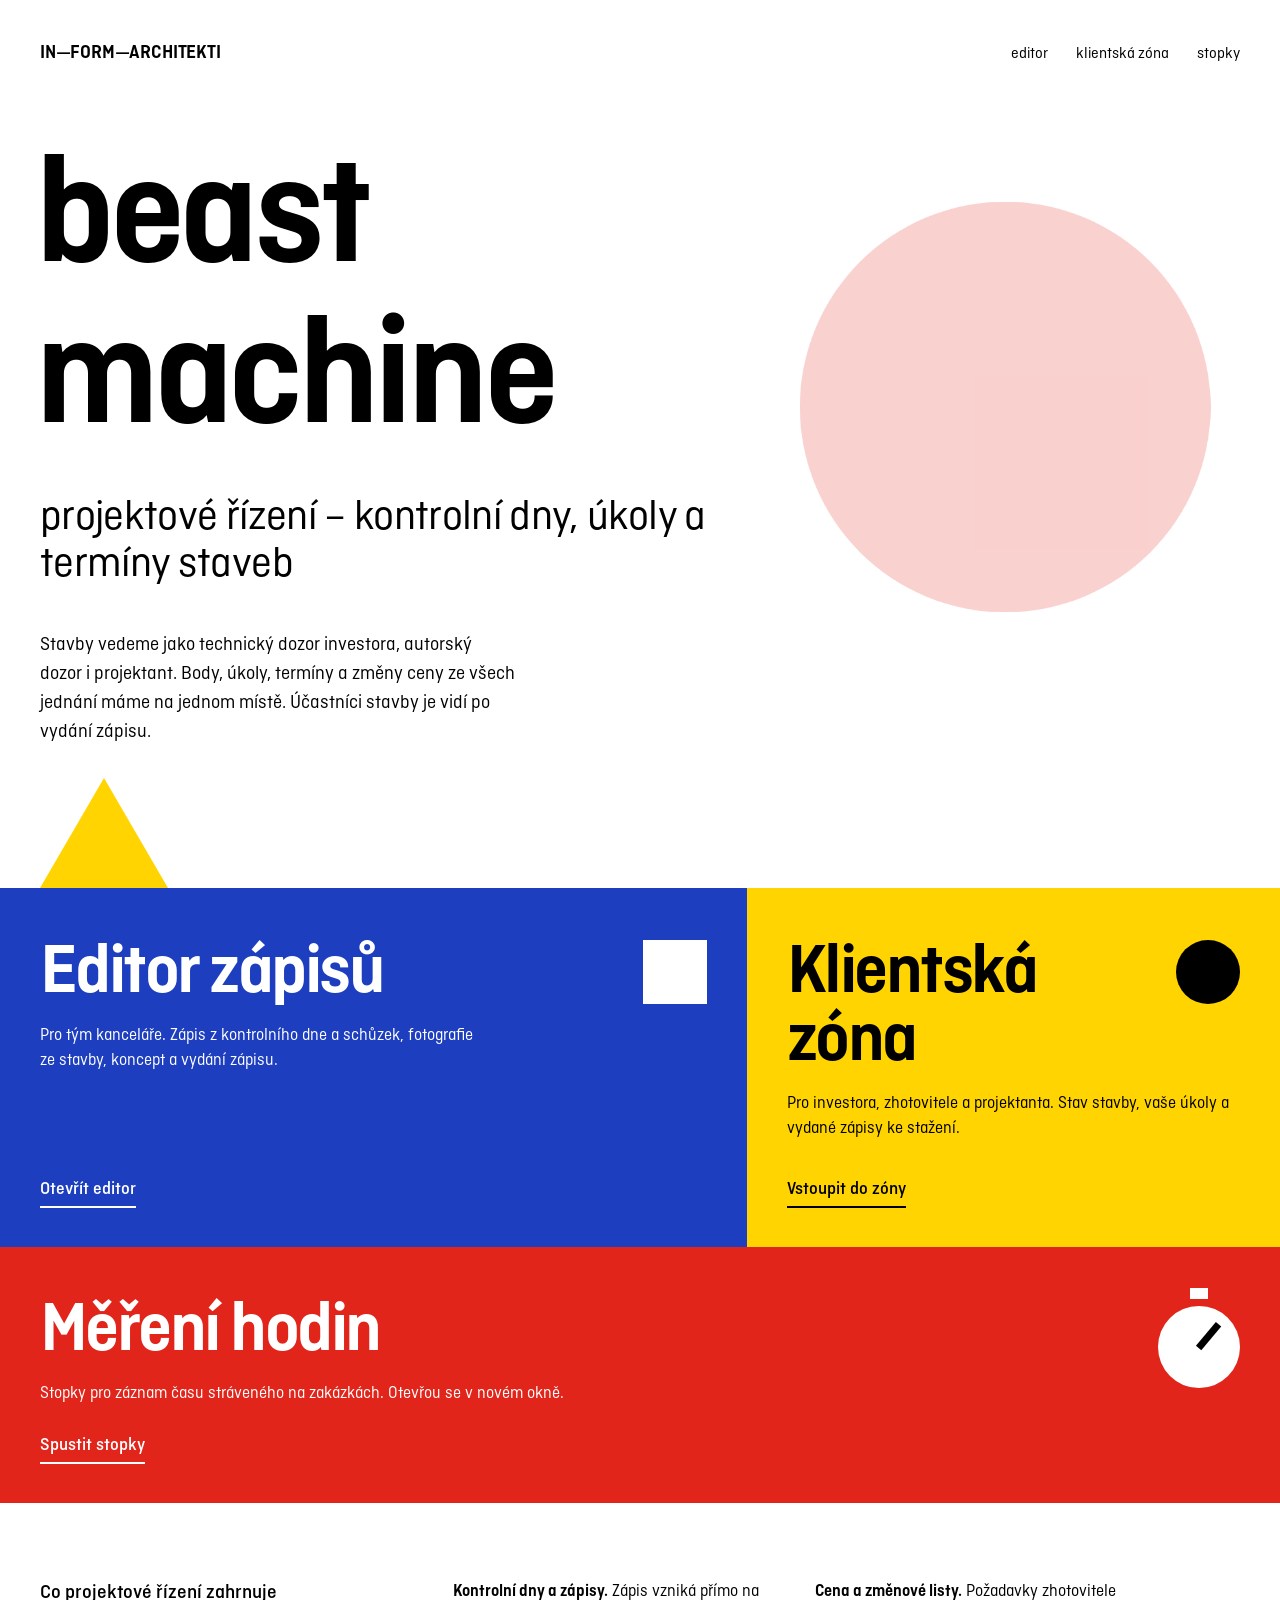
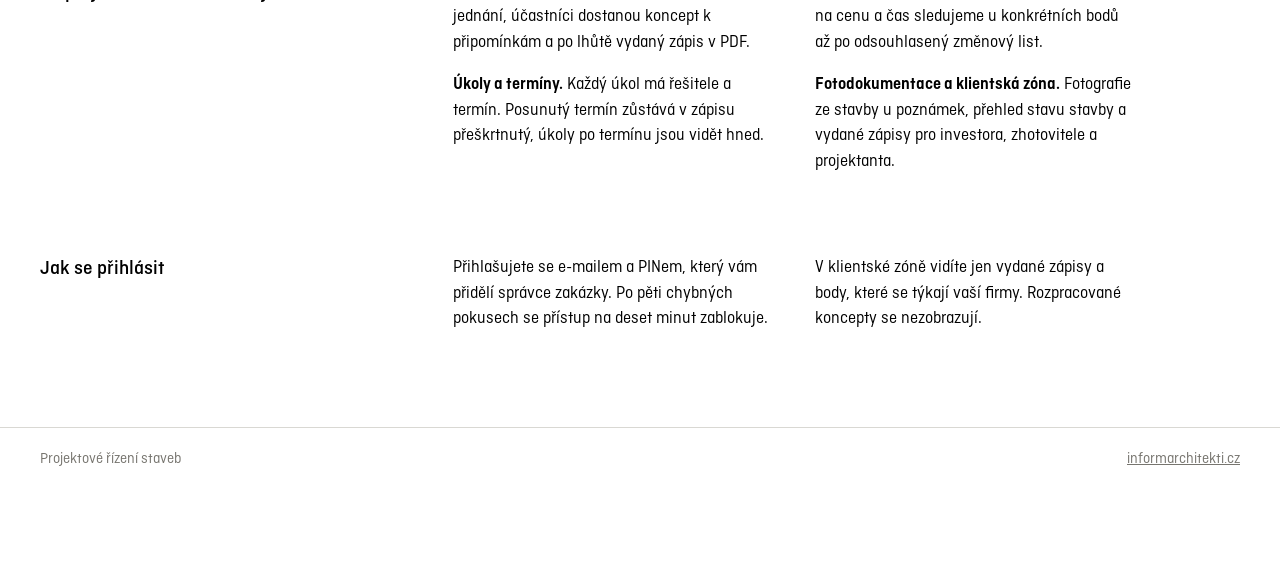
<file: kd/index.html>
<!DOCTYPE html>
<html lang="cs"><head><meta charset="utf-8">
<title>Projektové řízení | IN—FORM—ARCHITEKTI</title>
<link rel="canonical" href="https://informarchitekti.cz/projektove-rizeni/">
<meta name="robots" content="noindex">
<meta http-equiv="refresh" content="0; url=../projektove-rizeni/">
</head><body><p>Stránka se přesunula na <a href="../projektove-rizeni/">informarchitekti.cz/projektove-rizeni/</a>.</p></body></html>
</file>
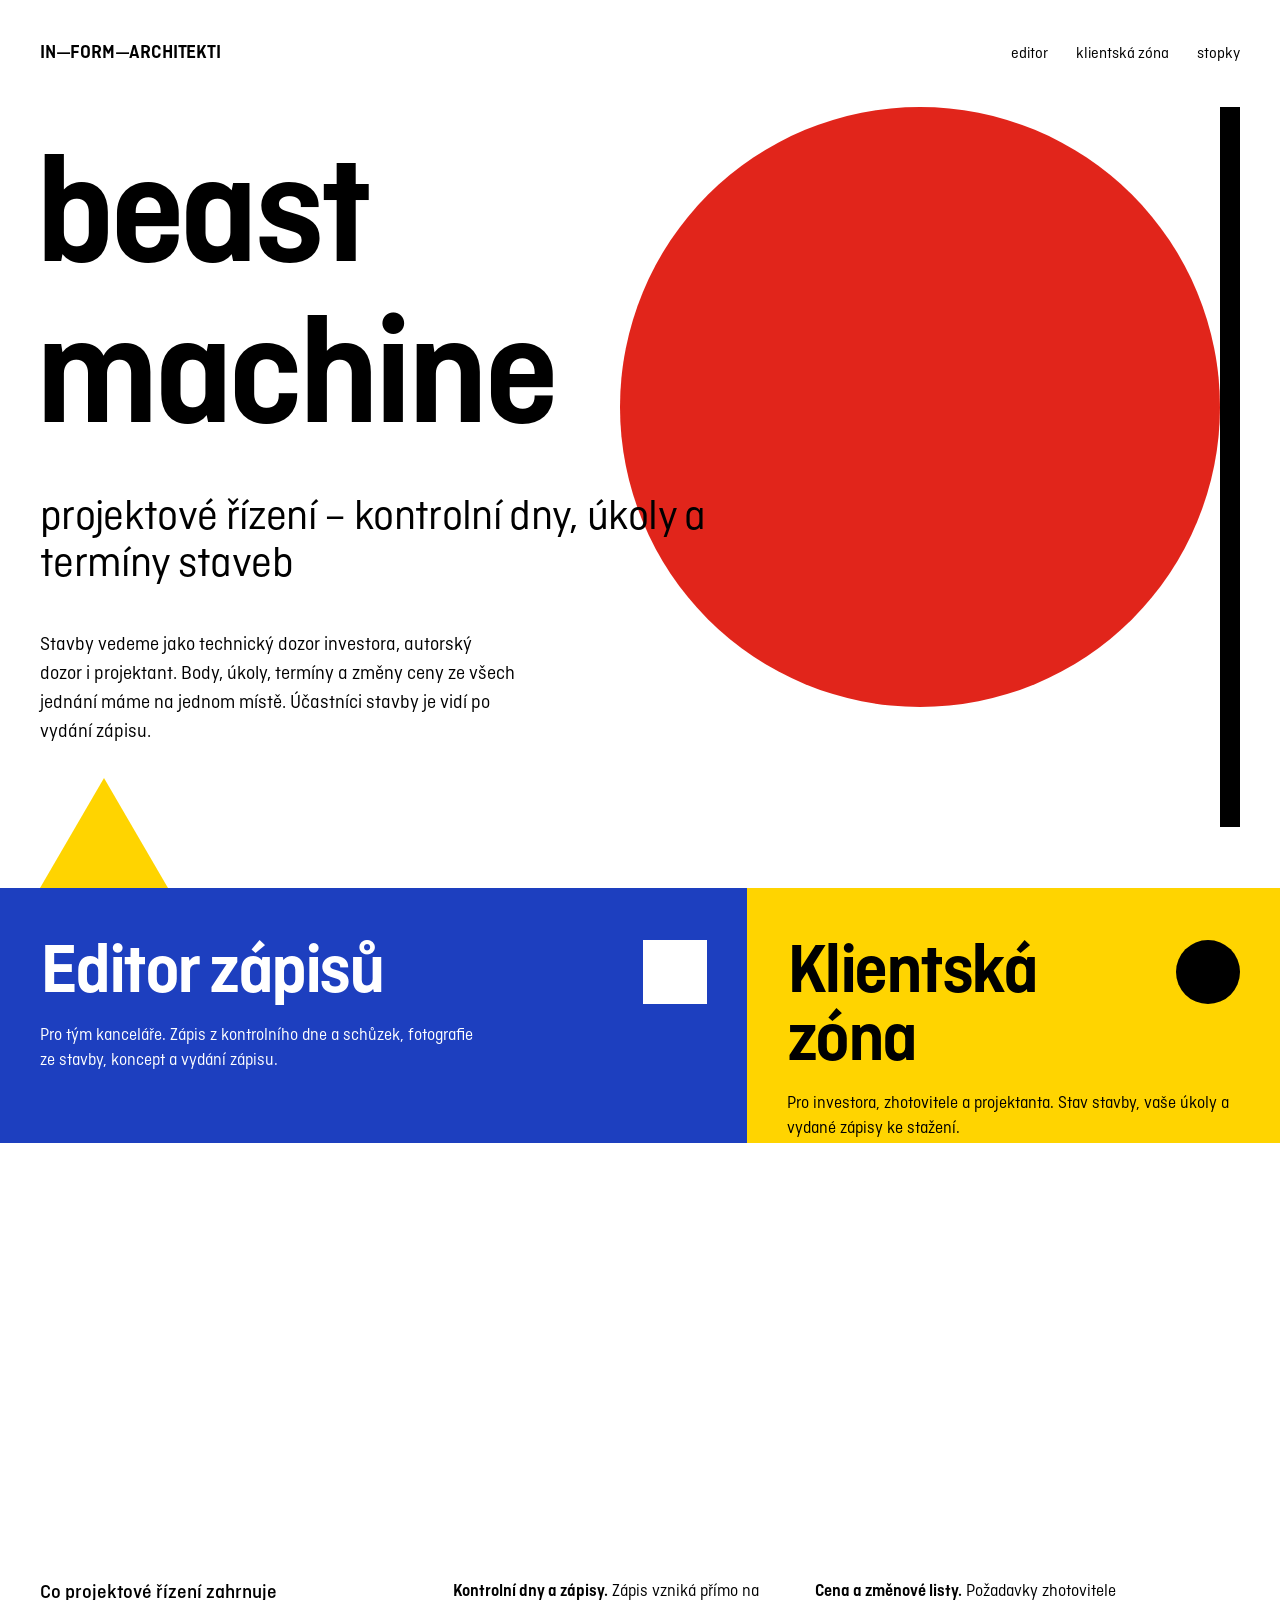
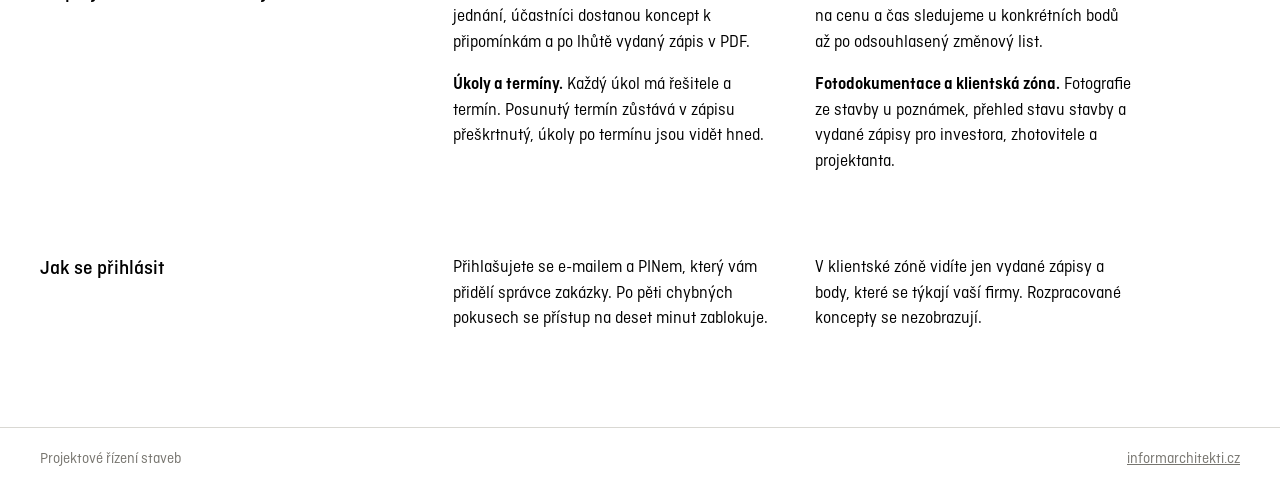
<file: projektove-rizeni/index.html>
<!DOCTYPE html>
<html lang="cs">
<head>
<meta charset="utf-8">
<meta name="viewport" content="width=device-width, initial-scale=1">
<title>Projektové řízení staveb | IN—FORM—ARCHITEKTI</title>
<meta name="description" content="Projektové řízení a project management staveb od IN—FORM—ARCHITEKTI: kontrolní dny, zápisy, úkoly, termíny, změnové listy a klientská zóna pro investora.">
<link rel="canonical" href="https://informarchitekti.cz/projektove-rizeni/">
<meta property="og:type" content="website">
<meta property="og:title" content="Projektové řízení staveb | IN—FORM—ARCHITEKTI">
<meta property="og:description" content="Kontrolní dny, úkoly, termíny a změny ceny stavby přehledně na jednom místě – pro investora, zhotovitele i projektanta.">
<meta property="og:url" content="https://informarchitekti.cz/projektove-rizeni/">
<meta property="og:locale" content="cs_CZ">
<link rel="icon" href="../favicon.svg">
<link rel="stylesheet" href="../fonty/fonty.css">
<script type="application/ld+json">
{"@context":"https://schema.org","@type":"Service","name":"Projektové řízení staveb",
 "alternateName":["Project management staveb","Projektový management"],
 "serviceType":"Projektové řízení stavby",
 "description":"Řízení staveb za investora: kontrolní dny a zápisy, úkoly a termíny účastníků, sledování ceny a změnových listů, fotodokumentace a klientská zóna.",
 "provider":{"@type":"Organization","name":"IN—FORM—ARCHITEKTI","url":"https://informarchitekti.cz/"},
 "areaServed":"CZ","url":"https://informarchitekti.cz/projektove-rizeni/"}
</script>
<style>
:root{
  --papir:#FFFFFF; --cerna:#000000; --cervena:#E1251B; --modra:#1D3FBF; --zluta:#FFD400; --seda:#77756F; --linka:#D9D8D3;
  --g:clamp(16px,3.2vw,40px);
}
*{box-sizing:border-box}
html,body{margin:0;background:var(--papir);color:var(--cerna);overflow-x:hidden}
body{font-family:'Ciutadella',system-ui,sans-serif;font-weight:400;font-size:17px;line-height:1.5;-webkit-font-smoothing:antialiased;font-kerning:normal}
a{color:inherit}
a:focus-visible{outline:3px solid var(--cerna);outline-offset:4px}

/* ---- horni lista ---- */
.lista{display:flex;flex-wrap:wrap;justify-content:space-between;align-items:baseline;padding:var(--g) var(--g) 0;gap:10px 16px}
.znacka,.lista nav a{white-space:nowrap}
.znacka{font-weight:600;font-size:19px;letter-spacing:-.01em;text-decoration:none}
.lista nav{display:flex;gap:28px;font-size:16px}
.lista nav a{text-decoration:none;border-bottom:2px solid transparent}
.lista nav a:hover{border-bottom-color:var(--cerna)}

/* ---- kompozice: jediny vyrazny prvek stranky ---- */
.kompozice{position:relative;overflow:hidden;display:grid;grid-template-columns:repeat(12,minmax(0,1fr));column-gap:var(--g);
  padding:clamp(28px,6vw,72px) var(--g) 0;min-height:min(78vh,760px)}
.kruh{position:absolute;z-index:0;right:calc(var(--g) * 1.5);top:clamp(10px,3vw,40px);
  width:min(52vw,600px);aspect-ratio:1;border-radius:50%;background:var(--cervena)}
.sloup{position:absolute;z-index:1;right:var(--g);top:clamp(10px,3vw,40px);width:clamp(14px,1.6vw,22px);height:min(64vw,720px);background:var(--cerna)}
.trojuhelnik{position:absolute;z-index:1;left:var(--g);bottom:0;width:0;height:0;
  border-left:clamp(36px,5vw,64px) solid transparent;border-right:clamp(36px,5vw,64px) solid transparent;border-bottom:clamp(62px,8.6vw,110px) solid var(--zluta)}
.titul{position:relative;z-index:2;grid-column:1 / span 11;margin:0;align-self:start}
.titul .velky{display:block;font-weight:600;font-size:clamp(50px,12.4vw,190px);line-height:1.02;letter-spacing:-.035em;margin-left:-.03em}
.titul .slova{display:block;font-weight:400;font-size:clamp(24px,3.4vw,48px);line-height:1.08;letter-spacing:-.015em;margin-top:clamp(16px,2.4vw,32px);max-width:16em}
.popis{position:relative;z-index:2;grid-column:1 / span 5;margin:clamp(24px,3.4vw,44px) 0 clamp(96px,11vw,150px);font-size:clamp(17px,1.5vw,20px);max-width:30em}

/* ---- dva vstupy ---- */
.vstupy{display:grid;grid-template-columns:7fr 5fr}
.vstup{position:relative;display:block;text-decoration:none;padding:clamp(28px,4vw,52px) var(--g) clamp(32px,4.4vw,60px);min-height:clamp(240px,28vw,360px)}
.vstup.tym{background:var(--modra);color:#fff}
.vstup.zona{background:var(--zluta);color:var(--cerna)}
.vstup h2{max-width:calc(100% - clamp(56px,7vw,96px));margin:0;font-weight:600;font-size:clamp(40px,5.6vw,80px);line-height:.95;letter-spacing:-.035em}
.vstup p{margin:16px 0 0;max-width:26em;font-size:17px}
.vstup .akce{position:absolute;left:var(--g);bottom:clamp(24px,3vw,40px);font-weight:500;font-size:18px;
  padding-bottom:3px;border-bottom:2px solid currentColor}
.vstup .tvar{position:absolute;right:var(--g);top:clamp(28px,4vw,52px);width:clamp(40px,5vw,72px);height:clamp(40px,5vw,72px)}
.vstup.tym .tvar{background:#fff}
.vstup.zona .tvar{background:var(--cerna);border-radius:50%}
.vstup:hover .akce{border-bottom-width:4px;padding-bottom:1px}
.vstup:focus-visible{outline:4px solid var(--cerna);outline-offset:-4px}
.vstup.tym:focus-visible{outline-color:#fff}

.vstup.hodiny{grid-column:1 / -1;background:var(--cervena);color:#fff;min-height:clamp(200px,20vw,260px);padding-right:calc(var(--g) + clamp(72px,8vw,120px))}
.vstup.hodiny p{max-width:34em}
.vstup.hodiny .tvar{width:clamp(56px,6.4vw,96px);height:clamp(56px,6.4vw,96px);border-radius:50%;background:#fff;top:clamp(36px,4.6vw,60px)}
.vstup.hodiny .tvar::before{content:'';position:absolute;left:50%;top:-22%;width:22%;height:14%;margin-left:-11%;background:#fff}
.vstup.hodiny .tvar::after{content:'';position:absolute;left:50%;top:14%;width:9%;height:38%;margin-left:-4.5%;background:var(--cerna);transform-origin:50% 100%;transform:rotate(40deg)}
.vstup.hodiny:focus-visible{outline-color:#fff}
.vstup.hodiny h2{max-width:none}

/* ---- informace ---- */
.info{display:grid;grid-template-columns:repeat(12,minmax(0,1fr));column-gap:var(--g);padding:clamp(48px,6vw,88px) var(--g)}
.info h3,.info .h3{grid-column:1 / span 3;margin:0;font-weight:500;font-size:20px;line-height:1.3}
.info .text{grid-column:5 / span 7;columns:2;column-gap:var(--g)}
.info .text p{margin:0 0 1em;break-inside:avoid}
.info .h3{margin:0;font-weight:500;font-size:20px;line-height:1.3}
.info .text b{font-weight:600}
.pata{display:flex;flex-wrap:wrap;justify-content:space-between;gap:12px;padding:20px var(--g) 28px;border-top:1px solid var(--linka);color:var(--seda);font-size:15px}

/* ---- jedina nahravaci chvile ---- */
@media (prefers-reduced-motion:no-preference){
  .kruh{animation:kruh .9s cubic-bezier(.2,.7,.1,1) both}
  .sloup{animation:sloup .7s .25s cubic-bezier(.2,.7,.1,1) both;transform-origin:top}
  @keyframes kruh{from{transform:translateX(18%) scale(.6);opacity:0}to{transform:none;opacity:1}}
  @keyframes sloup{from{transform:scaleY(0)}to{transform:none}}
}

@media (max-width:820px){
  .lista nav{gap:16px;font-size:15px}
  .kruh{width:48vw;right:-6vw;top:auto;bottom:-24vw}
  .sloup{height:30vw;right:calc(var(--g) * .5);top:auto;bottom:0}
  .titul,.popis{grid-column:1 / -1}
  .kompozice{min-height:0}
  .popis{margin-bottom:104px}
  .vstupy{grid-template-columns:1fr}
  .info h3,.info .h3,.info .text{grid-column:1 / -1}
  .info .text{columns:1;margin-top:16px}
}
</style>
</head>
<body>
<header class="lista">
  <a class="znacka" href="../">IN—FORM—ARCHITEKTI</a>
  <nav aria-label="Vstupy">
    <a href="editor.html">editor</a>
    <a href="zona.html">klientská zóna</a>
    <a href="http://1url.cz/@machinebeast" target="_blank" rel="noopener">stopky</a>
  </nav>
</header>

<main>
  <section class="kompozice" aria-labelledby="titul">
    <div class="kruh" aria-hidden="true"></div>
    <div class="sloup" aria-hidden="true"></div>
    <div class="trojuhelnik" aria-hidden="true"></div>
    <h1 class="titul" id="titul"><span class="velky">beast<br>machine</span><span class="slova">projektové řízení – kontrolní dny, úkoly a termíny staveb</span></h1>
    <p class="popis">Stavby vedeme jako technický dozor investora, autorský dozor i projektant. Body, úkoly, termíny a změny ceny ze všech jednání máme na jednom místě. Účastníci stavby je vidí po vydání zápisu.</p>
  </section>

  <div class="vstupy">
    <a class="vstup tym" href="editor.html">
      <span class="tvar" aria-hidden="true"></span>
      <h2>Editor zápisů</h2>
      <p>Pro tým kanceláře. Zápis z kontrolního dne a schůzek, fotografie ze stavby, koncept a vydání zápisu.</p>
      <span class="akce">Otevřít editor</span>
    </a>
    <a class="vstup zona" href="zona.html">
      <span class="tvar" aria-hidden="true"></span>
      <h2>Klientská zóna</h2>
      <p>Pro investora, zhotovitele a projektanta. Stav stavby, vaše úkoly a vydané zápisy ke stažení.</p>
      <span class="akce">Vstoupit do zóny</span>
    </a>
    <a class="vstup hodiny" href="http://1url.cz/@machinebeast" target="_blank" rel="noopener">
      <span class="tvar" aria-hidden="true"></span>
      <h2>Měření hodin</h2>
      <p>Stopky pro záznam času stráveného na zakázkách. Otevřou se v novém okně.</p>
      <span class="akce">Spustit stopky</span>
    </a>
  </div>

  <section class="info" aria-labelledby="obsah">
    <h2 class="h3" id="obsah">Co projektové řízení zahrnuje</h2>
    <div class="text">
      <p><b>Kontrolní dny a zápisy.</b> Zápis vzniká přímo na jednání, účastníci dostanou koncept k připomínkám a po lhůtě vydaný zápis v PDF.</p>
      <p><b>Úkoly a termíny.</b> Každý úkol má řešitele a termín. Posunutý termín zůstává v zápisu přeškrtnutý, úkoly po termínu jsou vidět hned.</p>
      <p><b>Cena a změnové listy.</b> Požadavky zhotovitele na cenu a čas sledujeme u konkrétních bodů až po odsouhlasený změnový list.</p>
      <p><b>Fotodokumentace a klientská zóna.</b> Fotografie ze stavby u poznámek, přehled stavu stavby a vydané zápisy pro investora, zhotovitele a projektanta.</p>
    </div>
  </section>

  <section class="info" aria-labelledby="pristup" style="padding-top:0">
    <h3 id="pristup">Jak se přihlásit</h3>
    <div class="text">
      <p>Přihlašujete se e-mailem a PINem, který vám přidělí správce zakázky. Po pěti chybných pokusech se přístup na deset minut zablokuje.</p>
      <p>V klientské zóně vidíte jen vydané zápisy a body, které se týkají vaší firmy. Rozpracované koncepty se nezobrazují.</p>
    </div>
  </section>
</main>

<footer class="pata">
  <span>Projektové řízení staveb</span>
  <a href="../">informarchitekti.cz</a>
</footer>
</body>
</html>
</file>
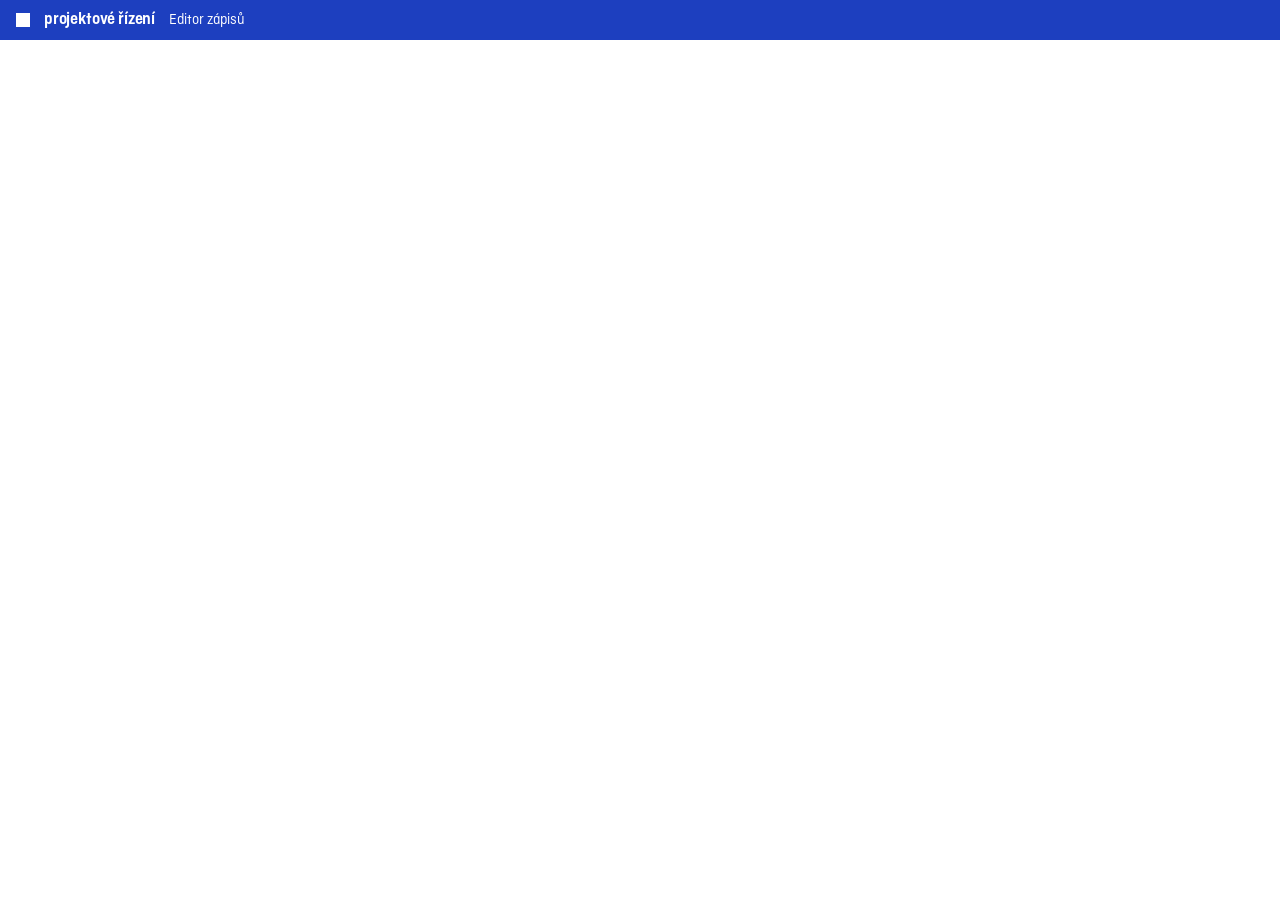
<file: projektove-rizeni/editor-ram.html>
<!DOCTYPE html>
<html lang="cs">
<head>
<meta charset="utf-8">
<meta name="viewport" content="width=device-width, initial-scale=1">
<title>Editor zápisů – IN—FORM—ARCHITEKTI</title>
<link rel="icon" href="../favicon.svg">
<link rel="stylesheet" href="../fonty/fonty.css">
<meta name="robots" content="noindex">
<script src="config.js"></script>
<style>
html,body{margin:0;height:100%;background:#fff}
body{display:flex;flex-direction:column;font-family:'Ciutadella',system-ui,sans-serif}
.pruh{display:flex;align-items:center;gap:14px;height:40px;padding:0 16px;background:#1D3FBF;color:#fff;flex:none}
.pruh a{color:inherit;text-decoration:none;font-weight:600;font-size:17px;letter-spacing:-.01em}
.pruh a:focus-visible{outline:2px solid currentColor;outline-offset:3px}
.pruh span{font-size:15px}
.pruh i{width:14px;height:14px;background:#fff;}
iframe{flex:1;width:100%;border:0;display:block}
.chyba{padding:24px 16px;max-width:36em;font-size:17px;line-height:1.5}
</style>
</head>
<body>
<div class="pruh"><i aria-hidden="true"></i><a href="./">projektové řízení</a><span>Editor zápisů</span></div>
<script>
(function () {
  var url = window.APP_URL || '';
  if (!/^https:\/\/script\.google\.com\//.test(url) || /VASE-ID/.test(url)) {
    document.body.insertAdjacentHTML('beforeend', '<p class="chyba">Adresa aplikace zatím není nastavená. Vložte ji do souboru config.js v repozitáři.</p>');
    return;
  }
  var f = document.createElement('iframe');
  f.title = 'Editor zápisů';
  f.allow = 'camera; clipboard-write; fullscreen';
  f.src = url + '';
  document.body.appendChild(f);
})();
</script>
</body>
</html>
</file>
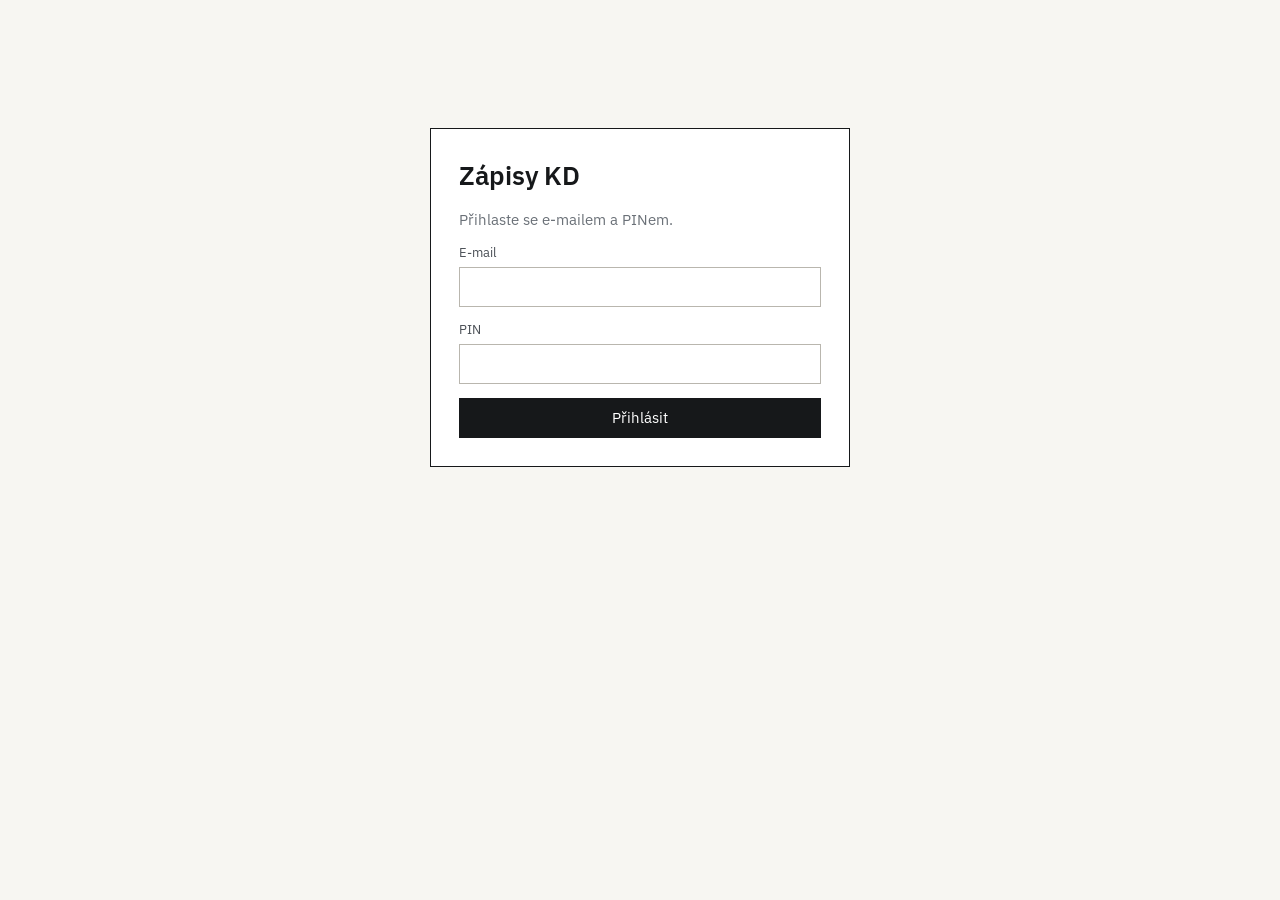
<file: projektove-rizeni/editor.html>
<!DOCTYPE html>
<html lang="cs">
<head>
<base target="_top">
<meta charset="utf-8">
<meta name="viewport" content="width=device-width, initial-scale=1">
<title>Editor zápisů – IN—FORM—ARCHITEKTI</title>
<meta name="robots" content="noindex">
<link rel="icon" href="../favicon.svg">
<script src="config.js"></script>
<link href="https://fonts.googleapis.com/css2?family=IBM+Plex+Sans:wght@400;500;600&family=IBM+Plex+Mono:wght@400;500&display=swap" rel="stylesheet">
<style>
:root{--ink:#16181A;--ink2:#4A4F55;--mut:#6B7178;--line:#D8D6CF;--line2:#E8E6E0;--bg:#F7F6F2;--card:#FFFFFF;
  --red:#B42318;--amber:#A35A08;--green:#2E7D4F;--sel:#ECEAE4}
*{box-sizing:border-box}
body{margin:0;background:var(--bg);color:var(--ink);font-family:'IBM Plex Sans',system-ui,sans-serif;font-size:15px;line-height:1.45;font-variant-numeric:tabular-nums}
button,input,select,textarea{font:inherit;color:inherit}
button{cursor:pointer}
.wrap{max-width:1280px;margin:0 auto;padding:20px 24px 80px}
h1{font-size:26px;margin:0;font-weight:600;letter-spacing:-.01em}
h2{font-size:13px;letter-spacing:.1em;text-transform:uppercase;margin:0;font-weight:600}
.mut{color:var(--mut)}.ink2{color:var(--ink2)}.mono{font-family:'IBM Plex Mono',monospace}
.btn{min-height:40px;padding:8px 16px;border:1px solid var(--ink);background:var(--card);border-radius:0}
.btn:hover{background:var(--sel)}
.btn.p{background:var(--ink);color:#fff}.btn.p:hover{background:#2c2f33}
.btn.s{min-height:32px;padding:4px 10px;font-size:13px;border-color:#9A9EA3}
.btn.red{border-color:var(--red);color:var(--red)}
.btn:disabled{opacity:.4;cursor:default}
.lnk{background:none;border:0;padding:0;text-decoration:underline;text-underline-offset:3px}
input[type=text],input[type=email],input[type=password],input[type=date],input[type=time],input[type=number],select,textarea{
  border:1px solid #B9B6AE;background:#fff;padding:8px 10px;min-height:40px;border-radius:0;width:100%}
textarea{min-height:110px;resize:vertical}
label.f{display:flex;flex-direction:column;gap:4px;font-size:13px;color:var(--ink2)}
.chk{display:inline-flex;align-items:center;gap:8px;font-size:14px;min-height:32px}
.top{display:flex;flex-wrap:wrap;justify-content:space-between;align-items:flex-end;gap:16px;padding-bottom:14px;border-bottom:2px solid var(--ink)}
.bar{display:flex;flex-wrap:wrap;gap:10px;align-items:center;padding:12px 0;border-bottom:1px solid var(--line)}
.bar .grow{flex:1 1 220px}
.list{display:flex;flex-direction:column;border-top:1px solid var(--ink);margin-top:16px}
.row{display:grid;grid-template-columns:110px 160px minmax(0,1fr) 110px;gap:16px;padding:12px 4px;border-bottom:1px solid var(--line);align-items:baseline;background:none;border-left:0;border-right:0;border-top:0;text-align:left;width:100%}
.row:hover{background:var(--sel)}
.oddil{display:flex;justify-content:space-between;align-items:baseline;padding:18px 0 8px;border-bottom:1.5px solid var(--ink)}
.oddil h3{margin:0;font-size:16px;font-weight:600}
.bod{display:grid;grid-template-columns:210px minmax(0,1fr);gap:16px;padding:10px 0;border-bottom:1px solid var(--line)}
.bod .nm{font-weight:600;font-size:15.5px;line-height:1.3}
.bod .zn{font-family:'IBM Plex Mono',monospace;font-size:13px;color:var(--ink2);font-weight:500}
.bod .upr{font-size:13px;margin-top:8px;color:var(--ink2)}
.pct{font-size:13px;color:var(--ink2);margin-top:4px;display:flex;align-items:center;gap:6px}
.pbar{display:inline-block;width:80px;height:6px;border:1px solid var(--ink2);position:relative}.pbar i{position:absolute;left:0;top:0;bottom:0;background:var(--ink2)}
.st{display:inline-block;font-size:11px;font-weight:600;padding:0 5px;margin:4px 4px 0 0;border:1px solid #9A9EA3;color:var(--ink2);letter-spacing:.02em;white-space:nowrap}
.st.novy{border-color:var(--ink);color:var(--ink)}.st.rf{border:1.5px solid var(--red);color:var(--red)}
.st.kr{border-color:var(--amber);color:var(--amber)}.st.zp{border-color:var(--red);color:var(--red)}
.st.sp{border-color:var(--green);color:var(--green)}
.zaz{display:grid;grid-template-columns:178px minmax(0,1fr) 190px;gap:12px;padding:4px 0;font-size:14.5px;line-height:1.4;border-top:1px dotted var(--line2)}
.zaz:first-child{border-top:0}
.zaz .k{font-family:'IBM Plex Mono',monospace;font-size:12px;color:var(--mut);line-height:1.5}
.zaz.akt .t{font-weight:600}.zaz.akt .k{color:var(--ink)}
.zaz.kon .t,.zaz.kon .sd,.zaz.kon .k,.zaz.kon .k .typ{color:var(--red)}
.zaz.sch .t{font-style:italic;color:var(--ink2)}
.zaz.kz .t{border-left:2px solid var(--amber);padding-left:6px}
.zaz.pozde .ter{color:var(--red)}.zaz.brzy .ter{color:var(--amber);font-weight:600}
.dpl{display:block;margin-top:3px;font-weight:400;font-style:normal}.dpl .kdl{font-family:'IBM Plex Mono',monospace;font-size:12px;color:var(--ink2)}
.dpl.kon,.dpl.kon .kdl{color:var(--red)}.dpl.akt{font-weight:600}.dpl button{margin-left:6px;font-size:12px;font-weight:400}
.st.zr{border-color:#6B7178;color:#6B7178}
.revpas{margin:10px 0 0;padding:8px 12px;border-left:3px solid var(--amber);background:#FFF8E8;color:var(--ink2);font-size:14px}
.fg{display:grid;grid-template-columns:repeat(3,minmax(0,1fr));gap:6px;margin-top:8px;max-width:540px;font-weight:400;font-style:normal}
.fn{position:relative;padding:0;border:1px solid var(--line);background:var(--line2);aspect-ratio:4/3;overflow:hidden;cursor:pointer;display:block;width:100%}
.fn img{width:100%;height:100%;object-fit:cover;display:block}.fn img:not([src]){visibility:hidden}
.fn .fp{position:absolute;left:0;right:0;bottom:0;background:rgba(22,24,26,.64);color:#fff;font-size:11.5px;line-height:1.35;padding:2px 6px;text-align:left;white-space:nowrap;overflow:hidden;text-overflow:ellipsis}
.fn .fs{position:absolute;top:4px;left:4px;background:#fff;font-size:11px;padding:0 4px;color:var(--ink2);font-weight:600}
.fn.mimo img{opacity:.4}.fn.nahr img{opacity:.55}
.fdet{display:flex;flex-direction:column;gap:6px;align-items:center}.fdet img{max-width:100%;max-height:58vh;display:block;border:1px solid var(--line)}
@media (hover:hover){.zaz [data-dopl]{visibility:hidden}.zaz:hover [data-dopl],.zaz:focus-within [data-dopl]{visibility:visible}}
.lnk.posun{font-size:12px;font-weight:400;color:var(--ink2)}
.zaz .posun.prazdny{visibility:hidden}.zaz:hover .posun.prazdny,.zaz:focus-within .posun.prazdny{visibility:visible}
.zaz .t button{margin-left:6px;font-size:12px;font-weight:400;font-style:normal}
.sd{display:flex;flex-direction:column;gap:0}
.zaz.akt .sd{font-weight:600}
.zaz .k .upr{display:block;font-family:'IBM Plex Sans',system-ui,sans-serif;font-size:13px;font-weight:400;color:var(--ink2);margin-top:2px}
.zaz .k .del{font-weight:400}
.zaz .k .typ{display:block;font-family:'IBM Plex Sans',system-ui,sans-serif;font-size:13px;font-weight:600;letter-spacing:.06em;color:var(--ink)}
.late{color:var(--red)}
.vyr{display:inline-flex;align-items:center;gap:6px}
.vyr input{width:16px;height:16px;margin:0;accent-color:var(--green)}
.akce{display:flex;gap:6px;flex-wrap:wrap;margin-top:8px;justify-content:flex-end}
.del{text-decoration:line-through;color:var(--mut);font-weight:400}
.empty{padding:28px 0;color:var(--mut)}
dialog{border:1px solid var(--ink);padding:0;max-width:640px;width:calc(100% - 32px);border-radius:0}
dialog::backdrop{background:rgba(22,24,26,.35)}
.dlg{display:flex;flex-direction:column;gap:14px;padding:22px 24px}
.dlg h3{margin:0;font-size:18px}
.grid2{display:grid;grid-template-columns:repeat(2,minmax(0,1fr));gap:12px}
.seg{display:flex;flex-wrap:wrap;border:1px solid var(--ink)}
.seg button{flex:1 1 auto;border:0;border-right:1px solid var(--line);background:#fff;padding:8px 10px;min-height:38px}
.seg button:last-child{border-right:0}
.seg button.on{background:var(--ink);color:#fff}
.lide{display:grid;grid-template-columns:repeat(2,minmax(0,1fr));gap:2px 12px;max-height:220px;overflow:auto;border:1px solid var(--line2);padding:6px 10px}
.foot{display:flex;justify-content:space-between;gap:10px;flex-wrap:wrap;padding-top:6px;border-top:1px solid var(--line2)}
.toast{position:fixed;left:50%;bottom:24px;transform:translateX(-50%);background:var(--ink);color:#fff;padding:10px 16px;max-width:90%;z-index:20;display:none}
.toast.err{background:var(--red)}
.toast .tb{margin-left:14px;background:none;border:1px solid #fff;color:#fff;padding:2px 10px;min-height:28px}
.mer{position:fixed;left:8px;bottom:6px;font:12px/1.4 'IBM Plex Mono',monospace;color:var(--mut);background:rgba(247,246,242,.92);border:1px solid var(--line2);padding:2px 8px;z-index:16;display:none;cursor:pointer;max-width:calc(100vw - 16px);white-space:pre-wrap}
.busy{position:fixed;inset:0;background:rgba(247,246,242,.6);display:none;align-items:center;justify-content:center;z-index:15;font-weight:600}
.box{max-width:420px;margin:12vh auto 0;display:flex;flex-direction:column;gap:14px;background:#fff;border:1px solid var(--ink);padding:28px}
.hidden{display:none!important}
.vyk{position:fixed;inset:0;background:var(--bg);z-index:12;display:flex;flex-direction:column}
.vyk .vh{display:flex;gap:12px;align-items:center;padding:12px 20px;border-bottom:1px solid var(--ink);flex-wrap:wrap}
.vyk .vb{flex:1;overflow:auto;padding:16px}
.plan{position:relative;display:inline-block;max-width:100%}
.plan img{display:block;max-width:100%;height:auto;border:1px solid var(--line)}
.pin{position:absolute;transform:translate(-50%,-100%);background:var(--ink);color:#fff;font:600 11px 'IBM Plex Mono',monospace;padding:2px 5px;white-space:nowrap;border:0;cursor:pointer}
.pin:after{content:'';position:absolute;left:50%;bottom:-5px;margin-left:-5px;border:5px solid transparent;border-bottom:0;border-top-color:inherit}
.pin{border-top-color:var(--ink)}.pin.rf{background:var(--red);border-top-color:var(--red)}.pin.hot{background:var(--green);border-top-color:var(--green)}
.pin.akt{outline:3px solid #F2C94C}
.pinpick{cursor:crosshair}
.bod .navyk{font-size:13px;color:var(--ink2);margin-top:4px;display:block}
.predmet{white-space:pre-line;font-size:16px;line-height:1.45;margin:6px 0 4px;padding-left:10px;border-left:2px solid var(--ink);max-width:820px}
@media (max-width:860px){.bod{grid-template-columns:1fr}.zaz{grid-template-columns:1fr}.sd{flex-direction:row;flex-wrap:wrap;gap:4px 12px}.row{grid-template-columns:90px 1fr}.row .x{display:none}.grid2,.lide{grid-template-columns:1fr}}
</style>
</head>
<body>
<div id="app" class="wrap"></div>
<div id="busy" class="busy">Pracuji&#8230;</div>
<div id="toast" class="toast" role="status"></div>
<div id="mer" class="mer" title="Klepn\u011bte pro podrobnosti"></div>
<div id="vyk" class="vyk hidden"></div>
<dialog id="dlg"><form method="dialog" class="dlg" id="dlgform"></form></dialog>
<input type="file" id="fotoinput" accept="image/*" multiple class="hidden">

<script>
(function () {
'use strict';
var S = { token: null, email: '', zakazky: [], D: null, jednaniId: null,
          filtr: { hledat: '', oddil: '', resitel: '', otevrene: true, poTerminu: false, kritTermin: false, historie: 3, schuzky: false } };
var $app = document.getElementById('app');
function ss(k, v) { try { if (v === undefined) return sessionStorage.getItem(k); if (v === null) sessionStorage.removeItem(k); else sessionStorage.setItem(k, v); } catch (e) { return null; } }

/* ---------- pomocne ---------- */
function esc(s) { return String(s == null ? '' : s).replace(/[&<>"]/g, function (c) { return { '&': '&amp;', '<': '&lt;', '>': '&gt;', '"': '&quot;' }[c]; }); }
function pad(n) { return (n < 10 ? '0' : '') + n; }
var KRITICKY_TERMIN_DNU = 14;
/** Datum za n dni jako yyyy-mm-dd. */
function datumPlus(n) { var d = new Date(); d.setDate(d.getDate() + n); return d.getFullYear() + '-' + pad(d.getMonth() + 1) + '-' + pad(d.getDate()); }
function dnes() { var d = new Date(); return d.getFullYear() + '-' + pad(d.getMonth() + 1) + '-' + pad(d.getDate()); }
function fd(iso) { if (!iso) return ''; var m = String(iso).match(/^(\d{4})-(\d{2})-(\d{2})/); return m ? m[3] + '.' + m[2] + '.' + m[1] : String(iso); }
function fdk(iso) { var s = fd(iso); return s ? s.slice(0, 6) + s.slice(8) : ''; }
function kdc(v) { var m = String(v || '').match(/(\d+)/); return m ? parseInt(m[1], 10) : 0; }
function ids(s) { return String(s == null ? '' : s).split(',').map(function (x) { return x.trim(); }).filter(Boolean); }
function dmr(iso) { var m = String(iso || '').match(/^(\d{4})-(\d{2})-(\d{2})/); return m ? +m[3] + '.' + +m[2] + '.' + m[1] : ''; }
function rrmmdd(iso) { var m = String(iso || '').match(/^\d{2}(\d{2})-(\d{2})-(\d{2})/); return m ? m[1] + m[2] + m[3] : ''; }
function klic(z) { var c = String(z || '').match(/\d+/g); return c ? c.map(function (x) { return parseInt(x, 10); }).join('.') : ''; }
function kc(v) { return v === '' || v == null ? '' : String(Math.round(+v)).replace(/\B(?=(\d{3})+(?!\d))/g, '\u00a0') + '\u00a0K\u010d'; }

function toast(t, err, akce) {
  var el = document.getElementById('toast');
  el.textContent = t; el.className = 'toast' + (err ? ' err' : ''); el.style.display = 'block';
  if (akce) {
    var b = document.createElement('button');
    b.className = 'tb'; b.type = 'button'; b.textContent = akce.text;
    b.onclick = function () { clearTimeout(toast.t); el.style.display = 'none'; akce.fn(); };
    el.appendChild(b);
  }
  clearTimeout(toast.t); toast.t = setTimeout(function () { el.style.display = 'none'; }, err ? 7000 : akce ? 9000 : 3000);
}
function busy(on) { document.getElementById('busy').style.display = on ? 'flex' : 'none'; }

// Na webu (informarchitekti.cz) se aplikace vola jako datova sluzba pres doPost ve Web.gs;
// uvnitr Apps Scriptu pres google.script.run.
var NA_WEBU = !!window.APP_URL && !(window.google && google.script && google.script.run);
function volatSluzbu(fn, args) {
  return fetch(window.APP_URL, { method: 'POST', body: JSON.stringify({ fn: fn, args: args }), credentials: 'omit',
      redirect: 'follow', headers: { 'Content-Type': 'text/plain;charset=utf-8' } })
    .then(function (r) { return r.text(); })
    .then(function (t) {
      var o;
      try { o = JSON.parse(t); } catch (e) {
        var x = new Error('Služba aplikace neodpověděla. Zkuste to za chvíli znovu.'); x.ramec = true; throw x;
      }
      if (o.err) throw new Error(o.err);
      return o.ok;
    }, function () { throw new Error('Bez spojení se službou aplikace. Zkontrolujte připojení k internetu.'); });
}
function server(fn) {
  var args = Array.prototype.slice.call(arguments, 1);
  if (NA_WEBU) return volatSluzbu(fn, args);
  return new Promise(function (res, rej) {
    google.script.run.withSuccessHandler(res).withFailureHandler(function (e) { rej(e); })[fn].apply(null, args);
  });
}
// mereni rychlosti: v levem dolnim rohu se ukaze doba posledni operace (false = skryt)
var ZOBRAZIT_MERENI = true;
var NAZVY_AKCI = { nacist: 'na\u010dten\u00ed zak\u00e1zky', smazatZaznam: 'smaz\u00e1n\u00ed pozn\u00e1mky', obnovitZaznam: 'vr\u00e1cen\u00ed pozn\u00e1mky',
  novyZaznam: 'nov\u00e1 pozn\u00e1mka', novyBod: 'nov\u00fd bod', upravitPoznamku: '\u00faprava pozn\u00e1mky', upravitUkol: '\u00fakol',
  upravitBod: '\u00faprava bodu', smazatBod: 'smaz\u00e1n\u00ed bodu', vratitSmazanyBod: 'vr\u00e1cen\u00ed bodu', zrusitBod: 'zru\u0161en\u00ed bodu',
  obnovitZrusenyBod: 'obnoven\u00ed bodu', novyDoplnek: 'dopln\u011bn\u00ed pozn\u00e1mky', upravitDoplnek: '\u00faprava dopl\u0148ku',
  nahratFoto: 'nahr\u00e1n\u00ed fotky', nahledy: 'n\u00e1hledy fotek', foto: 'origin\u00e1l fotky', upravitFoto: 'popis fotky', smazatFoto: 'smaz\u00e1n\u00ed fotky', vratitFoto: 'vr\u00e1cen\u00ed fotky', ulozitJednani: 'hlavi\u010dka', noveJednani: 'nov\u00e9 jedn\u00e1n\u00ed', pdf: 'PDF', vydat: 'vyd\u00e1n\u00ed z\u00e1pisu' };
S.cekajici = 0;
function sek(ms) { return (ms / 1000).toFixed(1).replace('.', ',') + ' s'; }
function ukazMereni(m, celkem) {
  S.mereni = { m: m, celkem: celkem };
  try { console.info('[m\u011b\u0159en\u00ed] ' + m.akce + ': server ' + m.server + ' ms, celkem ' + celkem + ' ms', m.kroky); } catch (e) { /* bez konzole */ }
  if (!ZOBRAZIT_MERENI) return;
  var el = document.getElementById('mer');
  el.textContent = (NAZVY_AKCI[m.akce] || m.akce) + ' \u00b7 server ' + sek(m.server) + ' \u00b7 celkem ' + sek(celkem);
  el.dataset.open = '';
  el.style.display = 'block';
}
document.getElementById('mer').onclick = function () {
  var el = this, x = S.mereni; if (!x) return;
  var otevrit = !el.dataset.open;
  el.dataset.open = otevrit ? '1' : '';
  el.textContent = (NAZVY_AKCI[x.m.akce] || x.m.akce) + ' \u00b7 server ' + sek(x.m.server) + ' \u00b7 celkem ' + sek(x.celkem) +
    (otevrit ? '\n' + x.m.kroky.map(function (k) { return ('     ' + k[1]).slice(-6) + ' ms  ' + k[0]; }).join('\n') +
      '\n(celkem \u2212 server = p\u0159enos a prohl\u00ed\u017ee\u010d)' : '');
};
window.addEventListener('beforeunload', function (e) {
  if (S.cekajici > 0) { e.preventDefault(); e.returnValue = ''; }
});
/** Volani serveru; volby.tise = bez zatmavene obrazovky (aplikace mezitim normalne funguje). */
function api(akce, data, volby) {
  volby = volby || {};
  var t0 = Date.now();
  if (!volby.tise) busy(true);
  S.cekajici++;
  return server('api', S.token, akce, data).then(function (r) {
    S.cekajici--; if (!volby.tise) busy(false);
    if (r && r._mereni) { ukazMereni(r._mereni, Date.now() - t0); delete r._mereni; }
    return r;
  }, function (e) {
    S.cekajici--; if (!volby.tise) busy(false);
    var m = (e && e.message) || String(e);
    if (m.indexOf('PRIHLASENI') >= 0) { S.token = null; ss('kd_token', null); toast('P\u0159ihl\u00e1\u0161en\u00ed vypr\u0161elo, p\u0159ihlaste se znovu.', true); login(); }
    else toast(m.replace(/^Error:\s*/, ''), true);
    throw e;
  });
}

/* ---------- data a odvozene hodnoty ---------- */
function idx() {
  var D = S.D;
  D.lideById = {}; D.lide.forEach(function (l) { D.lideById[String(l['ID'])] = l; });
  D.jednaniById = {}; D.jednani.forEach(function (j) { D.jednaniById[j['ID']] = j; });
  D.fotky = D.fotky || [];
  D.fotkyByZaz = {};
  D.fotky.forEach(function (x) { (D.fotkyByZaz[x['Z\u00e1znam']] = D.fotkyByZaz[x['Z\u00e1znam']] || []).push(x); });
  Object.keys(D.fotkyByZaz).forEach(function (k) { D.fotkyByZaz[k].sort(function (a, c) { return (+a['Po\u0159ad\u00ed'] || 0) - (+c['Po\u0159ad\u00ed'] || 0); }); });
  D.zazByBod = {}; D.doplByZaz = {};
  D.zaznamy.forEach(function (z) {
    (D.zazByBod[z['Bod']] = D.zazByBod[z['Bod']] || []).push(z);
    if (z['Dopl\u0148uje']) (D.doplByZaz[z['Dopl\u0148uje']] = D.doplByZaz[z['Dopl\u0148uje']] || []).push(z);
  });
  D.zlByBod = {}; D.zl.forEach(function (z) { var k = klic(z['Bod']); (D.zlByBod[k] = D.zlByBod[k] || []).push(z); });
}
function upsert(arr, obj, key) {
  key = key || 'ID';
  for (var i = 0; i < arr.length; i++) if (String(arr[i][key]) === String(obj[key])) { arr[i] = obj; return; }
  arr.push(obj);
}
function remove(arr, id) { for (var i = arr.length - 1; i >= 0; i--) if (String(arr[i]['ID']) === String(id)) arr.splice(i, 1); }
function jmeno(id, kratke) {
  var l = S.D.lideById[String(id)]; if (!l) return '';
  var j = String(l['Jm\u00e9no'] || '').trim(), p = String(l['P\u0159\u00edjmen\u00ed'] || '').trim();
  return kratke ? (j ? j.charAt(0) + '. ' : '') + p : (j + ' ' + p).trim();
}
function J() { return S.D.jednaniById[S.jednaniId]; }
function jeKD(j) { return j && j['Typ'] === 'KD'; }
function predp(j) { return j['Typ'] === 'KD' ? 'KD' + ('0' + kdc(j['\u010c\u00edslo'])).slice(-2) : String(j['\u010c\u00edslo'] || ''); }
function koncept(j) { return j && j['Stav'] !== 'vyd\u00e1no'; }
function posledniKDcislo() { var m = 0; S.D.jednani.forEach(function (j) { if (jeKD(j)) m = Math.max(m, kdc(j['\u010c\u00edslo'])); }); return m; }
function stitekZL(z) {
  var c = { 'odsouhlasena': 'sp', 'zam\u00edtnuta / zm\u011bn\u011bna': 'zp' }[z['Stav ceny']] || 'kr';
  return '<span class="st ' + c + '" title="' + esc(z['Stav ceny'] + (z['Cena K\u010d'] ? ' \u00b7 ' + kc(z['Cena K\u010d']) : '')) + '">' + esc(z['\u010c\u00edslo']) + '</span>';
}

/** Je ukol vyreseny k datu (ISO)? */
function vyr(z, datum) {
  if (z['Vy\u0159e\u0161eno'] !== 'ano') return false;
  return !datum || !z['Vy\u0159e\u0161eno dne'] || String(z['Vy\u0159e\u0161eno dne']) <= String(datum);
}
/** Stav bodu z ukolu KD (stejne jako stavBodu na serveru). */
function stavBodu(zaz, limitKD, datum) {
  var D = S.D;
  var ukoly = zaz.filter(function (z) {
    if (z['Vrstva'] !== 'KD' || z['Typ'] !== '\u00fakol' || z['Zdroj'] === 'zm\u011bna pole') return false;
    var zj = D.jednaniById[z['Jedn\u00e1n\u00ed']]; return zj && kdc(zj['\u010c\u00edslo']) <= limitKD;
  });
  var hotove = ukoly.filter(function (z) { return vyr(z, datum); });
  var uzavreno = null, zpozd = 0;
  hotove.forEach(function (z) { var zj = D.jednaniById[z['Vy\u0159e\u0161eno na']]; if (jeKD(zj)) uzavreno = Math.max(uzavreno || 0, kdc(zj['\u010c\u00edslo'])); });
  ukoly.forEach(function (z) {
    if (vyr(z, datum) || !z['Term\u00edn'] || String(z['Term\u00edn']) >= String(datum)) return;
    zpozd = Math.max(zpozd, Math.round((new Date(datum) - new Date(z['Term\u00edn'])) / 864e5));
  });
  return { ukoly: ukoly.length, procent: ukoly.length ? Math.round(hotove.length / ukoly.length * 100) : null,
           hotovo: ukoly.length > 0 && hotove.length === ukoly.length, jenInfo: !ukoly.length, uzavreno: uzavreno, zpozd: zpozd };
}

/** Osoby, ktere jsou nekde resitelem; hodnota filtru o:ID (osoba) nebo f:Firma (vsichni z firmy). */
function selectResitele(vybrano) {
  var D = S.D, pouzite = {};
  D.zaznamy.forEach(function (z) { if (z['Typ'] === '\u00fakol') ids(z['\u0158e\u0161itel\u00e9']).forEach(function (r) { pouzite[r] = true; }); });
  var role = {}; D.role.forEach(function (r, i) { role[r['Zkratka']] = i; });
  var lide = D.lide.filter(function (l) { return pouzite[String(l['ID'])]; })
    .sort(function (a, b) { return ((role[a['Role']] == null ? 99 : role[a['Role']]) - (role[b['Role']] == null ? 99 : role[b['Role']])) || jmeno(a['ID']).localeCompare(jmeno(b['ID'])); });
  var firmy = [];
  lide.forEach(function (l) { var fi = String(l['Firma'] || '').trim(); if (fi && firmy.indexOf(fi) < 0) firmy.push(fi); });
  function opt(v, t) { return '<option value="' + esc(v) + '"' + (vybrano === v ? ' selected' : '') + '>' + esc(t) + '</option>'; }
  return '<select id="resitel" style="width:auto;max-width:240px" title="\u0158e\u0161itel \u00fakol\u016f">' + opt('', 'V\u0161ichni \u0159e\u0161itel\u00e9') +
    (firmy.length > 0 ? '<optgroup label="Firma">' + firmy.map(function (fi) { return opt('f:' + fi, fi); }).join('') + '</optgroup>' : '') +
    '<optgroup label="Osoba">' + lide.map(function (l) {
      return opt('o:' + l['ID'], jmeno(l['ID']) + ([l['Role'], l['Firma']].filter(Boolean).length ? ' \u00b7 ' + [l['Role'], l['Firma']].filter(Boolean).join(' \u00b7 ') : ''));
    }).join('') + '</optgroup></select>';
}
/** Mnozina ID osob podle hodnoty filtru (null = bez filtru). */
function resiteleFiltru(v) {
  if (!v) return null;
  var m = {};
  if (v.indexOf('o:') === 0) m[v.slice(2)] = true;
  else if (v.indexOf('f:') === 0) S.D.lide.forEach(function (l) { if (String(l['Firma'] || '').trim() === v.slice(2)) m[String(l['ID'])] = true; });
  return m;
}

/** Spolecne udaje pro pripravu bodu aktualniho jednani. */
function kontextBodu() {
  var D = S.D, j = J(), f = S.filtr;
  var poradiOdd = {}; D.oddily.forEach(function (o) { poradiOdd[+o['\u010c\u00edslo']] = +o['Po\u0159ad\u00ed'] || +o['\u010c\u00edslo']; });
  return { j: j, f: f, limitKD: jeKD(j) ? kdc(j['\u010c\u00edslo']) : posledniKDcislo(), datumJ: String(j['Datum']),
           poradiOdd: poradiOdd, q: f.hledat.trim().toLowerCase(), resitele: resiteleFiltru(f.resitel),
           terminy: f.poTerminu || f.kritTermin, dnes: dnes(), mezKrit: datumPlus(KRITICKY_TERMIN_DNU) };
}
/** Patri bod do jednani (vznikl nejpozdeji na nem)? */
function vJednani(b, k) { return kdc(b['KD vzniku']) <= k.limitKD || b['KD vzniku'] === k.j['\u010c\u00edslo']; }
/** Jeden bod a jeho poznamky pro aktualni jednani. */
function pripravJeden(b, k) {
  var D = S.D, j = k.j, f = k.f, limitKD = k.limitKD, datumJ = k.datumJ;
  var vse = (D.zazByBod[b['ID']] || []).filter(function (z) { return z['Zdroj'] !== 'zm\u011bna pole' && !z['Dopl\u0148uje'] && D.jednaniById[z['Jedn\u00e1n\u00ed']]; });
  function viditelna(z) {
    var zj = D.jednaniById[z['Jedn\u00e1n\u00ed']];
    if (!zj) return false;
    if (z['Jedn\u00e1n\u00ed'] === j['ID']) return true;
    if (z['Vrstva'] === 'KD') return kdc(zj['\u010c\u00edslo']) <= limitKD;
    return (f.schuzky || !jeKD(j)) && String(zj['Datum']) <= datumJ;
  }
  var zazVse = vse.filter(viditelna).sort(function (a, c) {
    var da = String(D.jednaniById[a['Jedn\u00e1n\u00ed']]['Datum']), dc = String(D.jednaniById[c['Jedn\u00e1n\u00ed']]['Datum']);
    return da < dc ? -1 : da > dc ? 1 : String(a['Zna\u010dka']) < String(c['Zna\u010dka']) ? -1 : 1;
  });
  // filtr resitele: jen ukoly zvolene osoby / firmy (s Jen otevrene jen nesplnene a splnene na tomto jednani)
  var zaz = zazVse;
  if (k.resitele) {
    zaz = zazVse.filter(function (z) {
      if (z['Typ'] !== '\u00fakol' || !ids(z['\u0158e\u0161itel\u00e9']).some(function (r) { return k.resitele[r]; })) return false;
      return !f.otevrene || !vyr(z, datumJ) || z['Vy\u0159e\u0161eno na'] === j['ID'];
    });
  }
  // filtr terminu: po terminu = k datu jednani (stejne jako cervene terminy a stitek zpozdeni),
  // kriticky termin = od dnesniho dne do 14 dnu; jen nesplnene ukoly
  if (k.terminy) {
    zaz = zaz.filter(function (z) {
      if (z['Typ'] !== '\u00fakol' || !z['Term\u00edn']) return false;
      var t = String(z['Term\u00edn']);
      return (f.poTerminu && !vyr(z, datumJ) && t < datumJ) ||
             (f.kritTermin && !vyr(z, k.dnes) && t >= k.dnes && t <= k.mezKrit);
    });
  }
  // doplnky poznamek viditelne v tomto jednani (podle data a casu)
  var dopl = {};
  zaz.forEach(function (z) {
    var v = (D.doplByZaz[z['ID']] || []).filter(viditelna);
    if (v.length) dopl[z['ID']] = v.sort(function (a, c) {
      var da = String(D.jednaniById[a['Jedn\u00e1n\u00ed']]['Datum']), dc = String(D.jednaniById[c['Jedn\u00e1n\u00ed']]['Datum']);
      return da < dc ? -1 : da > dc ? 1 : String(a['\u010cas']) < String(c['\u010cas']) ? -1 : 1;
    });
  });
  var st = stavBodu(vse, limitKD, datumJ);
  var aktualni = zaz.some(function (z) { return z['Jedn\u00e1n\u00ed'] === j['ID'] || (dopl[z['ID']] || []).some(function (x) { return x['Jedn\u00e1n\u00ed'] === j['ID']; }); });
  var novy = jeKD(j) && b['KD vzniku'] === j['\u010c\u00edslo'];
  var krit = zaz.filter(function (z) { return z['Kritick\u00fd'] === 'ano' && z['Vrstva'] === 'KD'; })[0];
  // zruseny bod: na KD zruseni se ukaze se stitkem, pozdeji jen bez filtru Jen otevrene
  var jzr = b['Zru\u0161eno na'] ? D.jednaniById[b['Zru\u0161eno na']] : null;
  var zrusKD = jzr && jeKD(jzr) ? kdc(jzr['\u010c\u00edslo']) : null;
  var zruseno = !!zrusKD && zrusKD <= limitKD;
  return { b: b, zaz: zaz, skrytoResitel: zazVse.length - zaz.length, dopl: dopl, st: st, hotovo: st.hotovo, aktualni: aktualni, novy: novy,
    zruseno: zruseno, zrusKD: zruseno ? zrusKD : null, zrusenDrive: zruseno && zrusKD < limitKD,
    zpozd: st.hotovo || zruseno ? 0 : st.zpozd, trva: !st.hotovo && !zruseno && !st.jenInfo && !novy && !st.zpozd,
    kritOd: krit ? kdc((D.jednaniById[krit['Jedn\u00e1n\u00ed']] || {})['\u010c\u00edslo']) : null,
    zl: D.zlByBod[klic(b['Zna\u010dka'])] || [], poradi: k.poradiOdd[+b['Odd\u00edl']] || +b['Odd\u00edl'] };
}
/** Projde bod filtrem editoru? */
function projdeFiltrem(x, k) {
  var f = k.f;
  if (f.otevrene && x.hotovo && !x.aktualni && x.st.uzavreno !== k.limitKD) return false;
  if (f.otevrene && x.zrusenDrive) return false;
  if (f.oddil && String(x.b['Odd\u00edl']) !== String(f.oddil)) return false;
  if ((k.resitele || k.terminy) && !x.zaz.length) return false;
  if (k.q) {
    var t = (x.b['N\u00e1zev'] + ' ' + x.b['Zna\u010dka'] + ' ' + x.zaz.map(function (z) {
      return z['Zna\u010dka'] + ' ' + z['Text'] + ' ' + (x.dopl[z['ID']] || []).map(function (d) { return d['Text']; }).join(' ');
    }).join(' ')).toLowerCase();
    if (t.indexOf(k.q) < 0) return false;
  }
  return true;
}
/** Body a jejich poznamky pro aktualni jednani. */
function pripravBody() {
  var k = kontextBodu();
  return S.D.body.filter(function (b) { return vJednani(b, k); })
    .map(function (b) { return pripravJeden(b, k); })
    .filter(function (x) { return projdeFiltrem(x, k); })
    .sort(function (a, c) {
      return a.poradi - c.poradi || (+a.b['Po\u0159ad\u00ed'] || 0) - (+c.b['Po\u0159ad\u00ed'] || 0) || kdc(a.b['KD vzniku']) - kdc(c.b['KD vzniku']);
    });
}

/* ---------- obrazovky ---------- */
function login() {
  $app.innerHTML =
    '<form class="box" id="f-login"><h1>Z\u00e1pisy KD</h1><p class="mut" style="margin:0">P\u0159ihlaste se e-mailem a PINem.</p>' +
    '<label class="f">E-mail<input type="email" name="email" autocomplete="username" required value="' + esc(ss('kd_email') || '') + '"></label>' +
    '<label class="f">PIN<input type="password" name="pin" inputmode="numeric" autocomplete="current-password" required></label>' +
    '<button class="btn p" type="submit">P\u0159ihl\u00e1sit</button></form>';
  document.getElementById('f-login').onsubmit = function (ev) {
    ev.preventDefault();
    var fd2 = new FormData(ev.target);
    busy(true);
    server('prihlasit', fd2.get('email'), fd2.get('pin')).then(function (r) {
      busy(false); S.token = r.token; S.email = r.email; ss('kd_token', r.token); ss('kd_email', r.email); zakazky();
    }, function (e) { busy(false); toast(((e && e.message) || String(e)).replace(/^Error:\s*/, ''), true); });
  };
}

function zakazky() {
  api('zakazky').then(function (z) {
    S.zakazky = z;
    if (z.length === 1) return otevritZakazku(z[0].id);
    $app.innerHTML = '<div class="top"><h1>Zak\u00e1zky</h1><button class="lnk" id="odhl">Odhl\u00e1sit</button></div>' +
      '<div class="list">' + (z.map(function (x) {
        return '<button class="row" data-id="' + esc(x.id) + '"><span class="x mut">Zak\u00e1zka</span><span style="grid-column:span 3;font-weight:600">' + esc(x.nazev) + '</span></button>';
      }).join('') || '<p class="empty">\u017d\u00e1dn\u00e1 aktivn\u00ed zak\u00e1zka.</p>') + '</div>';
    $app.querySelectorAll('[data-id]').forEach(function (b) { b.onclick = function () { otevritZakazku(b.dataset.id); }; });
    document.getElementById('odhl').onclick = odhlasit;
  });
}
function odhlasit() { S.token = null; ss('kd_token', null); login(); }

function otevritZakazku(id) {
  api('nacist', { zakazkaId: id }).then(function (D) { S.D = D; idx(); jednani(); });
}

function jednani() {
  var D = S.D;
  var seznam = D.jednani.slice().sort(function (a, b) { return String(b['Datum']) < String(a['Datum']) ? -1 : String(b['Datum']) > String(a['Datum']) ? 1 : (b['Typ'] === 'KD' ? 1 : -1); });
  $app.innerHTML =
    '<div class="top"><div><div class="mut" style="font-size:12px;letter-spacing:.1em;text-transform:uppercase">Zak\u00e1zka</div><h1>' + esc(D.zakazka.nazev) + '</h1></div>' +
    '<div style="display:flex;gap:16px;align-items:center;flex-wrap:wrap"><span class="mut">' + esc(D.ja.jmeno) + ' \u00b7 ' + esc(D.ja.role) + '</span>' +
    (S.zakazky.length > 1 ? '<button class="lnk" id="zpet">Jin\u00e1 zak\u00e1zka</button>' : '') + '<button class="lnk" id="odhl">Odhl\u00e1sit</button></div></div>' +
    '<div class="bar"><button class="btn p" id="novyKD">+ Nov\u00fd kontroln\u00ed den</button><button class="btn" id="novaS">+ Nov\u00e1 sch\u016fzka</button></div>' +
    '<div class="list">' + (seznam.map(function (j) {
      return '<button class="row" data-id="' + esc(j['ID']) + '"><span class="mono" style="font-weight:600">' + esc(j['\u010c\u00edslo']) + '</span>' +
        '<span>' + fd(j['Datum']) + ' ' + esc(j['\u010cas'] || '') + '</span><span class="ink2">' + (j['Typ'] === 'KD' ? 'Kontroln\u00ed den' : 'Sch\u016fzka') +
        (j['Pozn\u00e1mka ke KD'] ? ' \u00b7 ' + esc(String(j['Pozn\u00e1mka ke KD']).split(/\r?\n/)[0]) : '') + '</span><span class="x ' + (j['Stav'] === 'vyd\u00e1no' ? 'mut' : '') + '">' + esc(j['Stav'] === 'revize' ? 'revize ' + j['Revize'] : j['Stav']) +
        (j['Stav'] === 'vyd\u00e1no' && +j['Revize'] ? ' \u00b7 rev ' + esc(j['Revize']) : '') + '</span></button>';
    }).join('') || '<p class="empty">Zat\u00edm \u017e\u00e1dn\u00e9 jedn\u00e1n\u00ed. Zalo\u017ete prvn\u00ed kontroln\u00ed den.</p>') + '</div>';
  $app.querySelectorAll('[data-id]').forEach(function (b) { b.onclick = function () { S.jednaniId = b.dataset.id; editor(); }; });
  document.getElementById('novyKD').onclick = function () { dlgNoveJednani('KD'); };
  document.getElementById('novaS').onclick = function () { dlgNoveJednani('sch\u016fzka'); };
  document.getElementById('odhl').onclick = odhlasit;
  var z = document.getElementById('zpet'); if (z) z.onclick = zakazky;
}

function editor() {
  var D = S.D, j = J(), f = S.filtr, kd = jeKD(j), lze = koncept(j);
  var body = pripravBody();
  var nadpis = (kd ? 'Kontroln\u00ed den ' + kdc(j['\u010c\u00edslo']) : 'Sch\u016fzka ' + j['\u010c\u00edslo']) + ' \u00b7 ' + fd(j['Datum']) + (j['\u010cas'] ? ' ' + j['\u010cas'] : '');
  var h = [];
  h.push('<div class="top"><div><button class="lnk" id="zpet">\u2190 Jedn\u00e1n\u00ed</button><h1 style="margin-top:6px">' + esc(nadpis) + '</h1>' +
    (j['Pozn\u00e1mka ke KD'] ? '<div class="predmet">' + esc(j['Pozn\u00e1mka ke KD']) + '</div>' : '') +
    '<div class="mut">' + esc(D.zakazka.nazev) + ' \u00b7 ' + esc(j['Stav']) +
    ' \u00b7 p\u0159\u00edtomno ' + ids(j['P\u0159\u00edtomn\u00ed']).length +
    (j['Slo\u017eka fotek ID'] ? ' \u00b7 <a href="https://drive.google.com/drive/folders/' + esc(j['Slo\u017eka fotek ID']) + '" target="_blank" rel="noopener">Fotky na Disku</a>' : '') + '</div>' +
    (kd ? '<div class="mut">' + (j['Stav'] === 'vyd\u00e1no' ? 'z\u00e1pis vyd\u00e1n ' + fd(j['Vyd\u00e1no']) : 'vyd\u00e1n\u00ed z\u00e1pisu do ' + (j['Term\u00edn z\u00e1pisu'] ? fd(j['Term\u00edn z\u00e1pisu']) : '\u2014')) +
      ' \u00b7 dal\u0161\u00ed KD ' + (j['Dal\u0161\u00ed KD'] ? fd(j['Dal\u0161\u00ed KD']) + (j['Dal\u0161\u00ed KD \u010das'] ? ' ' + esc(j['Dal\u0161\u00ed KD \u010das']) : '') : '\u2014') + '</div>' : '') + '</div>' +
    '<div style="display:flex;gap:8px;flex-wrap:wrap">' +
    (lze ? '<button class="btn" id="hlav">Hlavi\u010dka a prezence</button>' : '') +
    (kd ? '<button class="btn" id="pdf">' + (lze ? 'Koncept PDF' : 'PDF z\u00e1pisu') + '</button>' +
          '<button class="btn" id="vypis" title="PDF jen s body a pozn\u00e1mkami, kter\u00e9 pr\u00e1v\u011b ukazuje filtr">V\u00fdpis podle filtru</button>'
        : '<button class="btn" id="pdfs">V\u00fdpis KD s pozn\u00e1mkami</button>') +
    (kd && lze && D.ja.schvalovatel ? '<button class="btn p" id="vydat">' + (j['Stav'] === 'revize' ? 'Vydat revizi ' + j['Revize'] : 'Vydat ostr\u00fd z\u00e1pis') + '</button>' : '') +
    (kd && !lze && D.ja.schvalovatel && lzeRevidovat(j) ? '<button class="btn" id="revize">Otev\u0159\u00edt k revizi</button>' : '') + '</div></div>' +
    (j['Stav'] === 'revize' ? '<p class="revpas">Revize ' + esc(j['Revize']) + ' vydan\u00e9ho z\u00e1pisu \u2013 ' + esc(j['D\u016fvod revize'] || '') +
      '. Z\u00e1pis jde upravovat, klientsk\u00e1 z\u00f3na nab\u00edz\u00ed ke sta\u017een\u00ed dosud vydan\u00e9 PDF, dokud revizi nevyd\u00e1te.</p>' : ''));
  if (!kd) h.push('<p class="ink2" style="margin:10px 0 0">Sch\u016fzka: k bod\u016fm se zapisuj\u00ed intern\u00ed pozn\u00e1mky (\u00fakol nebo info). \u00dakoly ze sch\u016fzky lze uzav\u0159\u00edt zde i v KD; \u00fakoly z KD jen v z\u00e1pisu KD. Pravidla bodu a rozhodnut\u00ed se m\u011bn\u00ed jen v z\u00e1pisu KD. Pozn\u00e1mky se do ostr\u00e9ho z\u00e1pisu KD netisknou.</p>');
  h.push('<div class="bar">' + (kd && lze ? '<button class="btn p" id="novyBod">+ Nov\u00fd bod</button>' : '') + '<button class="btn" id="vykresy">V\u00fdkresy</button>' +
    '<input class="grow" type="text" id="hledat" placeholder="Hledat n\u00e1zev, \u010d\u00edslo nebo text\u2026" value="' + esc(f.hledat) + '">' +
    '<select id="oddil" style="width:auto"><option value="">V\u0161echny odd\u00edly</option>' + D.oddily.filter(function (o) { return o['Aktivn\u00ed'] !== 'ne'; }).map(function (o) {
      return '<option value="' + esc(o['\u010c\u00edslo']) + '"' + (String(f.oddil) === String(o['\u010c\u00edslo']) ? ' selected' : '') + '>' + esc(o['\u010c\u00edslo'] + ' \u00b7 ' + o['N\u00e1zev']) + '</option>'; }).join('') + '</select>' +
    selectResitele(f.resitel) +
    '<label class="chk"><input type="checkbox" id="otevrene"' + (f.otevrene ? ' checked' : '') + '> Jen otev\u0159en\u00e9</label>' +
    '<label class="chk" title="Nespln\u011bn\u00e9 \u00fakoly, jejich\u017e term\u00edn uplynul k datu tohoto jedn\u00e1n\u00ed"><input type="checkbox" id="poTerminu"' + (f.poTerminu ? ' checked' : '') + '> Po term\u00ednu</label>' +
    '<label class="chk" title="Nespln\u011bn\u00e9 \u00fakoly s term\u00ednem od dne\u0161ka do ' + KRITICKY_TERMIN_DNU + ' dn\u016f"><input type="checkbox" id="kritTermin"' + (f.kritTermin ? ' checked' : '') + '> Kritick\u00fd term\u00edn</label>' +
    (kd ? '<label class="chk"><input type="checkbox" id="schuzky"' + (f.schuzky ? ' checked' : '') + '> Pozn\u00e1mky ze sch\u016fzek</label>' : '') +
    '<select id="historie" style="width:auto"><option value="3"' + (f.historie == 3 ? ' selected' : '') + '>Posledn\u00ed 3 pozn\u00e1mky</option><option value="99"' + (f.historie == 99 ? ' selected' : '') + '>Cel\u00e1 historie</option></select>' +
    '</div>');
  var oddily = D.oddily.slice().sort(function (a, b) { return (+a['Po\u0159ad\u00ed'] || 0) - (+b['Po\u0159ad\u00ed'] || 0); });
  var nic = true;
  oddily.forEach(function (o) {
    var v = body.filter(function (x) { return String(x.b['Odd\u00edl']) === String(o['\u010c\u00edslo']); });
    if (!v.length) return;
    nic = false;
    h.push('<div class="oddil"><h3>' + esc(pad(+o['\u010c\u00edslo']) + ' \u00b7 ' + o['N\u00e1zev']) + '</h3><span class="mut" data-oc="' + esc(o['\u010c\u00edslo']) + '">' + v.length + '</span></div>');
    v.forEach(function (x) { h.push(htmlBod(x, j, lze)); });
  });
  if (nic) h.push('<p class="empty">' + (D.body.length ? '\u017d\u00e1dn\u00fd bod neodpov\u00edd\u00e1 filtru.' : 'Zat\u00edm \u017e\u00e1dn\u00e9 body. Za\u010dn\u011bte tla\u010d\u00edtkem + Nov\u00fd bod.') + '</p>');
  $app.innerHTML = h.join('');

  document.getElementById('zpet').onclick = function () { S.jednaniId = null; jednani(); };
  var el;
  if ((el = document.getElementById('hlav'))) el.onclick = dlgHlavicka;
  if ((el = document.getElementById('pdf'))) el.onclick = function () { if (lze) dlgPdf(); else udelatPdf(kdc(j['\u010c\u00edslo']), false, false); };
  if ((el = document.getElementById('pdfs'))) el.onclick = function () { var n = posledniKDcislo(); if (!n) return toast('Zat\u00edm nen\u00ed \u017e\u00e1dn\u00fd KD.', true); udelatPdf(n, true, true); };
  if ((el = document.getElementById('vypis'))) el.onclick = dlgVypis;
  if ((el = document.getElementById('vydat'))) el.onclick = vydat;
  if ((el = document.getElementById('revize'))) el.onclick = dlgRevize;
  if ((el = document.getElementById('novyBod'))) el.onclick = dlgNovyBod;
  document.getElementById('vykresy').onclick = function () { zobrazVykresy(null, null); };
  var hl = document.getElementById('hledat');
  hl.oninput = function () { f.hledat = hl.value; clearTimeout(editor.t); editor.t = setTimeout(function () { var pos = hl.selectionStart; editor(); var n = document.getElementById('hledat'); n.focus(); n.setSelectionRange(pos, pos); }, 250); };
  document.getElementById('oddil').onchange = function (e) { f.oddil = e.target.value; editor(); };
  document.getElementById('resitel').onchange = function (e) { f.resitel = e.target.value; editor(); };
  document.getElementById('otevrene').onchange = function (e) { f.otevrene = e.target.checked; editor(); };
  document.getElementById('poTerminu').onchange = function (e) { f.poTerminu = e.target.checked; editor(); };
  document.getElementById('kritTermin').onchange = function (e) { f.kritTermin = e.target.checked; editor(); };
  if ((el = document.getElementById('schuzky'))) el.onchange = function (e) { f.schuzky = e.target.checked; editor(); };
  document.getElementById('historie').onchange = function (e) { f.historie = +e.target.value; editor(); };
  navazat($app);
}

/** Obsluha tlacitek v bodech (cela stranka nebo jeden prekresleny bod). */
function navazat(root) {
  root.querySelectorAll('[data-navyk]').forEach(function (b) { b.onclick = function () {
    var bod = S.D.body.filter(function (x) { return x['ID'] === b.dataset.navyk; })[0]; zobrazVykresy(bod['V\u00fdkres'], bod['ID']); }; });
  root.querySelectorAll('[data-zaz]').forEach(function (b) { b.onclick = function () { dlgZaznam(b.dataset.zaz); }; });
  root.querySelectorAll('[data-upr]').forEach(function (b) { b.onclick = function () { dlgUpravitBod(b.dataset.upr); }; });
  root.querySelectorAll('[data-epoz]').forEach(function (b) { b.onclick = function () { dlgPoznamka(b.dataset.epoz); }; });
  root.querySelectorAll('[data-foto]').forEach(function (b) { b.onclick = function () { dlgFoto(b.dataset.foto); }; });
  root.querySelectorAll('[data-fotoz]').forEach(function (b) { b.onclick = function () { vybratFotky(b.dataset.fotoz); }; });
  nactiNahledy();
  root.querySelectorAll('[data-dopl]').forEach(function (b) { b.onclick = function () { dlgDoplnit(b.dataset.dopl); }; });
  root.querySelectorAll('[data-edopl]').forEach(function (b) { b.onclick = function () { dlgDoplnek(b.dataset.edopl); }; });
  root.querySelectorAll('[data-vyr]').forEach(function (c) { c.onchange = function () { prepnoutVyreseno(c.dataset.vyr, c.checked, c); }; });
}

/**
 * Prekresli jen dane body (po ulozeni nebo smazani poznamky) misto cele stranky.
 * Novy bod, zmena oddilu nebo vyprazdneny oddil -> cele prekresleni.
 */
function prekreslitBody(idsBodu) {
  var j = J();
  if (!S.jednaniId || !j || !document.querySelector('#app .bar')) return;
  var k = kontextBodu(), lze = koncept(j), cele = false;
  idsBodu.filter(Boolean).forEach(function (id) {
    if (cele) return;
    var el = null;
    $app.querySelectorAll('.bod[data-bod]').forEach(function (x) { if (x.getAttribute('data-bod') === String(id)) el = x; });
    var b = S.D.body.filter(function (x) { return String(x['ID']) === String(id); })[0];
    var x = b && vJednani(b, k) ? pripravJeden(b, k) : null;
    var zobrazit = !!x && projdeFiltrem(x, k);
    if (!el) { if (zobrazit) cele = true; return; }
    if (!zobrazit) { el.parentNode.removeChild(el); return; }
    if (String(el.getAttribute('data-odd')) !== String(b['Odd\u00edl'])) { cele = true; return; }
    var t = document.createElement('div');
    t.innerHTML = htmlBod(x, j, lze);
    var nove = t.firstElementChild;
    el.parentNode.replaceChild(nove, el);
    navazat(nove);
  });
  if (cele) return editor();
  var prazdny = false;
  $app.querySelectorAll('[data-oc]').forEach(function (sp) {
    var n = 0, odd = sp.getAttribute('data-oc');
    $app.querySelectorAll('.bod[data-odd]').forEach(function (x) { if (x.getAttribute('data-odd') === odd) n++; });
    if (!n) prazdny = true; else sp.textContent = n;
  });
  if (prazdny) editor();
}

/** Smi se ukol v tomto jednani uzavrit / posunout? */
function lzeUkol(z, j) {
  if (!koncept(j) || z['Typ'] !== '\u00fakol') return false;
  return z['Vrstva'] !== 'KD' || jeKD(j);
}
var TYPY = { '\u00fakol': '\u00fakol', 'info': 'info', 'rozhodnut\u00ed': 'rozhodnut\u00ed' };

function htmlBod(x, j, lze) {
  var b = x.b, st = [], datumJ = String(j['Datum']);
  if (x.novy) st.push('<span class="st novy">nov\u00fd</span>');
  if (b['Priorita'] === 'RED FLAG' && !x.hotovo && !x.zruseno) st.push('<span class="st rf" title="' + esc(b['Red flag \u2013 d\u016fvod']) + '">RED FLAG</span>');
  if (x.kritOd) st.push('<span class="st kr">K od KD ' + x.kritOd + '</span>');
  x.zl.forEach(function (z) { st.push(stitekZL(z)); });
  if (x.zpozd) st.push('<span class="st zp">zpo\u017ed\u011bn\u00ed ' + x.zpozd + ' dn\u00ed</span>');
  if (x.trva) st.push('<span class="st">trv\u00e1</span>');
  if (x.zruseno) st.push('<span class="st zr" title="' + esc(b['Zru\u0161eno \u2013 d\u016fvod'] || '') + '">zru\u0161eno KD ' + pad(x.zrusKD) + '</span>');
  else if (x.hotovo) st.push('<span class="st sp">spln\u011bno' + (x.st.uzavreno ? ' KD ' + pad(x.st.uzavreno) : '') + '</span>');
  // historie: poslednich N poznamek + vsechny otevrene ukoly
  var zaz = x.zaz, N = S.filtr.historie, skryto = 0;
  if (zaz.length > N && !S.filtr.resitel && !S.filtr.poTerminu && !S.filtr.kritTermin) {
    zaz = zaz.filter(function (z, i) {
      return i >= x.zaz.length - N || (z['Typ'] === '\u00fakol' && !vyr(z, datumJ)) ||
        (x.dopl[z['ID']] || []).some(function (d) { return d['Jedn\u00e1n\u00ed'] === j['ID']; });
    });
    skryto = x.zaz.length - zaz.length;
  }
  // zvyrazneni: koncept - nove poznamky cervene, poznamky z predchoziho zapisu tucne; vydany zapis - jeho poznamky tucne
  var kon = koncept(j), predKD = 0;
  S.D.jednani.forEach(function (x) { if (jeKD(x) && (!jeKD(j) || kdc(x['\u010c\u00edslo']) < kdc(j['\u010c\u00edslo']))) predKD = Math.max(predKD, kdc(x['\u010c\u00edslo'])); });
  var radky = zaz.map(function (z) {
    var zj = S.D.jednaniById[z['Jedn\u00e1n\u00ed']] || {};
    var pred = z['Vrstva'] === 'KD' && kdc(zj['\u010c\u00edslo']) === predKD;
    var akt = z['Jedn\u00e1n\u00ed'] === j['ID'], sch = z['Vrstva'] !== 'KD', ukol = z['Typ'] === '\u00fakol';
    var hotovy = ukol && vyr(z, datumJ);
    var pozde = ukol && !hotovy && z['Term\u00edn'] && String(z['Term\u00edn']) < datumJ;
    var brzy = ukol && !pozde && !vyr(z, dnes()) && z['Term\u00edn'] && String(z['Term\u00edn']) >= dnes() && String(z['Term\u00edn']) <= datumPlus(KRITICKY_TERMIN_DNU);
    var poz = [];
    if (z['Po\u017eadavek dny']) poz.push('+' + z['Po\u017eadavek dny'] + ' dn\u00ed');
    if (z['Po\u017eadavek K\u010d']) poz.push(kc(z['Po\u017eadavek K\u010d']));
    var muzeUkol = lzeUkol(z, j);
    // upravit: u poznamky z konceptu zarazeni, typ, termin, resitele, priorita; u poznamky z vydaneho zapisu jen termin ukolu
    var plna = koncept(zj) && (jeKD(j) || sch);
    var upr = lze && (plna || (muzeUkol && !hotovy)) ? '<button class="lnk upr" data-epoz="' + esc(z['ID']) + '">upravit</button>' : '';
    if (lze && plna) upr += '<button class="lnk upr" data-fotoz="' + esc(z['ID']) + '">+ foto</button>';
    // doplnek k poznamce z jineho jednani (puvodni text zustava, doplnek nese toto jednani)
    if (lze && !x.zruseno && z['Jedn\u00e1n\u00ed'] !== j['ID'] && !(sch && jeKD(j))) upr += '<button class="lnk upr" data-dopl="' + esc(z['ID']) + '">doplnit</button>';
    var doplH = (x.dopl[z['ID']] || []).map(function (d) {
      var dj = S.D.jednaniById[d['Jedn\u00e1n\u00ed']] || {};
      var dAkt = d['Jedn\u00e1n\u00ed'] === j['ID'], dPred = d['Vrstva'] === 'KD' && kdc(dj['\u010c\u00edslo']) === predKD;
      var cls = kon ? (dAkt ? ' kon' : dPred ? ' akt' : '') : (dAkt ? ' akt' : '');
      return '<span class="dpl' + cls + '"><span class="kdl">dopln\u011bno ' + esc(predp(dj)) + ' \u00b7 ' + esc(dmr(dj['Datum'])) + ':</span> ' + esc(d['Text']) +
        (lze && dAkt ? '<button class="lnk" data-edopl="' + esc(d['ID']) + '">upravit</button><button class="lnk" data-fotoz="' + esc(d['ID']) + '">+ foto</button>' : '') +
        htmlFotky(d['ID']) + '</span>';
    }).join('');
    // datum zadani - termin
    var ter = '';
    if (ukol && z['Term\u00edn']) {
      ter = '\u2014' + (z['P\u016fvodn\u00ed term\u00edn'] && z['P\u016fvodn\u00ed term\u00edn'] !== z['Term\u00edn'] ? '<span class="del">' + dmr(z['P\u016fvodn\u00ed term\u00edn']) + '</span> ' : '') +
        '<span class="ter">' + dmr(z['Term\u00edn']) + '</span>';
    }
    var side = '';
    if (z['Typ'] === 'rozhodnut\u00ed' && ids(z['Rozhodl']).length) {
      side += '<span class="mut">rozhodl</span>' + ids(z['Rozhodl']).map(function (r) {
        var l = S.D.lideById[String(r)] || {};
        return '<span>' + esc(jmeno(r, true) + (l['Role'] ? ' / ' + l['Role'] : '')) + '</span>';
      }).join('');
    }
    if (ukol) {
      side += ids(z['\u0158e\u0161itel\u00e9']).map(function (r) {
        var l = S.D.lideById[String(r)] || {};
        return '<span>' + esc(jmeno(r, true) + (l['Role'] ? ' / ' + l['Role'] : '')) + '</span>';
      }).join('') +
        '<label class="vyr"><input type="checkbox" data-vyr="' + esc(z['ID']) + '"' +
        (hotovy ? ' checked' : '') + (muzeUkol ? '' : ' disabled') + '> ' + (hotovy ? 'SPLN\u011aNO' : 'TRV\u00c1') + '</label>' +
        (hotovy && z['Vy\u0159e\u0161eno dne'] ? '<span>' + dmr(z['Vy\u0159e\u0161eno dne']) + '</span>' : '');
    }
    return '<div class="zaz' + (akt && kon ? ' kon' : '') + ((akt && !kon) || (kon && pred) ? ' akt' : '') + (sch ? ' sch' : '') + (z['Kritick\u00fd'] === 'ano' ? ' kz' : '') + (pozde ? ' pozde' : '') + (brzy ? ' brzy' : '') + (hotovy ? ' hot' : '') + '">' +
      '<span class="k"><span class="typ">' + esc(TYPY[z['Typ']] || 'info').toUpperCase() + '</span>' + esc(z['Zna\u010dka'] || '') + '<br>' + esc(dmr(zj['Datum'])) + ter + upr + '</span>' +
      '<span class="t">' + esc(z['Text']) +
      (z['Kritick\u00fd'] === 'ano' ? ' <span class="mut">[kritick\u00fd' + (poz.length ? ': ' + esc(poz.join(', ')) : '') + ']</span>' : '') +
      htmlFotky(z['ID']) + doplH + '</span><span class="sd">' + side + '</span></div>';
  }).join('');
  var proc = x.st.procent;
  return '<div class="bod" data-bod="' + esc(b['ID']) + '" data-odd="' + esc(b['Odd\u00edl']) + '"><div class="hl"><div class="zn">' + esc(b['Zna\u010dka']) + '</div><div class="nm">' + esc(b['N\u00e1zev']) + '</div>' +
    (proc != null ? '<div class="pct"><span class="pbar"><i style="width:' + proc + '%"></i></span> ' + proc + ' %</div>' : '<div class="mut" style="font-size:13px">bez \u00fakol\u016f</div>') +
    '<div>' + st.join('') + '</div>' +
    (b['V\u00fdkres'] && b['Pin X'] !== '' && b['Pin X'] != null ? '<button class="lnk navyk" data-navyk="' + esc(b['ID']) + '">na v\u00fdkrese</button>' : '') +
    (lze && jeKD(j) ? '<button class="lnk upr" data-upr="' + esc(b['ID']) + '">upravit bod</button>' : '') + '</div>' +
    '<div>' + (x.skrytoResitel ? '<div class="mut" style="font-size:13px">\u2026 ' + x.skrytoResitel + ' ' +
      (x.skrytoResitel === 1 ? 'dal\u0161\u00ed pozn\u00e1mka skryta' : x.skrytoResitel < 5 ? 'dal\u0161\u00ed pozn\u00e1mky skryty' : 'dal\u0161\u00edch pozn\u00e1mek skryto') + ' filtrem</div>' : '') +
    (skryto ? '<div class="mut" style="font-size:13px">\u2026 ' + skryto + ' star\u0161\u00ed' + (skryto === 1 ? ' pozn\u00e1mka' : skryto < 5 ? ' pozn\u00e1mky' : 'ch pozn\u00e1mek') + '</div>' : '') +
    (radky || '<div class="mut">Bez pozn\u00e1mky.</div>') +
    (lze && !x.zruseno ? '<div class="akce"><button class="btn s" data-zaz="' + esc(b['ID']) + '">+ Pozn\u00e1mka</button></div>' : '') + '</div></div>';
}

/* ---------- dialogy ---------- */
var dlg = document.getElementById('dlg'), dform = document.getElementById('dlgform');
function otevrit(html, onSubmit, init) {
  dform.innerHTML = html;
  dform.onsubmit = function (ev) {
    if (ev.submitter && ev.submitter.value === 'zrusit') return;
    ev.preventDefault(); onSubmit(new FormData(dform), ev.submitter && ev.submitter.value);
  };
  if (init) init();
  if (!dlg.open) dlg.showModal();
}
function zavrit() { if (dlg.open) dlg.close(); }
function paticka(ulozit, extra, zavrit) {
  return '<div class="foot"><div>' + (extra || '') + '</div><div style="display:flex;gap:8px"><button class="btn" value="zrusit" formnovalidate>' + (zavrit || 'Zru\u0161it') + '</button>' +
    '<button class="btn p" value="ulozit">' + (ulozit || 'Ulo\u017eit') + '</button></div></div>';
}
function lideCheckboxy(name, vybrane) {
  var role = {}; S.D.role.forEach(function (r, i) { role[r['Zkratka']] = i; });
  var l = S.D.lide.filter(function (x) { return x['Aktivn\u00ed'] !== 'ne'; }).sort(function (a, b) { return (role[a['Role']] || 99) - (role[b['Role']] || 99); });
  return '<div class="lide">' + l.map(function (x) {
    var id = String(x['ID']);
    return '<label class="chk"><input type="checkbox" name="' + name + '" value="' + esc(id) + '"' + (vybrane.indexOf(id) >= 0 ? ' checked' : '') + '> ' +
      esc(jmeno(id)) + ' <span class="mut">' + esc([x['Role'], x['Firma']].filter(Boolean).join(' \u00b7 ')) + '</span></label>';
  }).join('') + '</div>';
}
function oddilSelect(vybrany) {
  return '<select name="oddil" required><option value="">Vyberte odd\u00edl</option>' + S.D.oddily.filter(function (o) { return o['Aktivn\u00ed'] !== 'ne'; }).map(function (o) {
    return '<option value="' + esc(o['\u010c\u00edslo']) + '"' + (String(vybrany) === String(o['\u010c\u00edslo']) ? ' selected' : '') + '>' + esc(pad(+o['\u010c\u00edslo']) + ' \u00b7 ' + o['N\u00e1zev']) + '</option>'; }).join('') + '</select>';
}
function kritHtml(z) {
  z = z || {};
  return '<label class="chk"><input type="checkbox" name="kriticky"' + (z['Kritick\u00fd'] === 'ano' ? ' checked' : '') + '> Kritick\u00fd: zhotovitel po\u017eaduje vy\u0161\u0161\u00ed cenu nebo del\u0161\u00ed term\u00edn</label>' +
    '<div class="grid2" id="kritbox"><label class="f">Po\u017eadavek v K\u010d (orienta\u010dn\u011b)<input type="number" name="kc" min="0" step="1000" value="' + esc(z['Po\u017eadavek K\u010d'] || '') + '"></label>' +
    '<label class="f">Po\u017eadavek ve dnech<input type="number" name="dny" min="0" step="1" value="' + esc(z['Po\u017eadavek dny'] || '') + '"></label></div>';
}
function initKrit() {
  var c = dform.querySelector('[name=kriticky]'), box = document.getElementById('kritbox');
  if (!c || !box) return;
  function u() { box.classList.toggle('hidden', !c.checked); } c.onchange = u; u();
}
/** Prepinac typu poznamky + pole ukolu (termin, resitele). */
function typHtml(kd, typ, termin, resitele, rozhodl) {
  var volby = kd ? ['\u00fakol', 'info', 'rozhodnut\u00ed'] : ['\u00fakol', 'info'];
  typ = volby.indexOf(typ) >= 0 ? typ : '\u00fakol';
  return '<input type="hidden" name="typ" value="' + typ + '"><div class="f" style="font-size:13px;color:var(--ink2)">Typ pozn\u00e1mky</div>' +
    '<div class="seg" id="seg">' + volby.map(function (v) { return '<button type="button" data-v="' + v + '"' + (v === typ ? ' class="on"' : '') + '>' + v + '</button>'; }).join('') + '</div>' +
    '<div id="ukolbox"><div class="grid2"><label class="f">Term\u00edn<input type="date" name="termin" value="' + esc(termin || '') + '"></label><div></div></div>' +
    '<div class="f" style="font-size:13px;color:var(--ink2);margin-top:10px">\u0158e\u0161itel\u00e9</div>' + lideCheckboxy('resitele', resitele || []) + '</div>' +
    (kd ? '<div id="rozhbox"><div class="f" style="font-size:13px;color:var(--ink2)">Rozhodl</div>' + lideCheckboxy('rozhodl', rozhodl || []) + '</div>' : '') +
    '<p class="mut" id="infotxt" style="margin:0;font-size:13px">Info a rozhodnut\u00ed nemaj\u00ed term\u00edn ani \u0159e\u0161itele a do pln\u011bn\u00ed bodu se nepo\u010d\u00edtaj\u00ed.</p>';
}
function initTyp() {
  var seg = document.getElementById('seg'), box = document.getElementById('ukolbox'), info = document.getElementById('infotxt');
  if (!seg) return;
  var rb = document.getElementById('rozhbox');
  function u() { var v = dform.querySelector('[name=typ]').value; box.classList.toggle('hidden', v !== '\u00fakol'); info.classList.toggle('hidden', v === '\u00fakol');
    if (rb) rb.classList.toggle('hidden', v !== 'rozhodnut\u00ed'); }
  seg.querySelectorAll('button').forEach(function (bt) { bt.onclick = function () {
    seg.querySelectorAll('button').forEach(function (x) { x.classList.remove('on'); });
    bt.classList.add('on'); dform.querySelector('[name=typ]').value = bt.dataset.v; u(); }; });
  u();
}
function poznamkaData(fd2, kd) {
  var d = { typ: fd2.get('typ'), text: fd2.get('text') };
  if (d.typ === '\u00fakol') { d.termin = fd2.get('termin'); d.resitele = fd2.getAll('resitele'); }
  d.rozhodl = d.typ === 'rozhodnut\u00ed' ? fd2.getAll('rozhodl') : [];
  if (kd) { d.kriticky = !!fd2.get('kriticky'); d.kc = fd2.get('kc'); d.dny = fd2.get('dny'); }
  return d;
}
function poBodu(r) {
  if (r.bod) upsert(S.D.body, r.bod);
  if (r.bodStary) upsert(S.D.body, r.bodStary);
  if (r.zaznam) upsert(S.D.zaznamy, r.zaznam);
  idx();
  prekreslitBody([r.bod && r.bod['ID'], r.bodStary && r.bodStary['ID'], r.zaznam && r.zaznam['Bod']]);
}

/**
 * Smazani poznamky bez cekani: poznamka (a novy bod bez dalsich poznamek) zmizi hned, server pracuje na pozadi.
 * Pri chybe se vrati zpet. Tlacitko Vratit v hlasce smazani vrati i na serveru.
 */
function smazatPoznamku(zid) {
  var z = S.D.zaznamy.filter(function (x) { return x['ID'] === zid; })[0];
  if (!z) return;
  var bodId = z['Bod'], j = S.D.jednaniById[z['Jedn\u00e1n\u00ed']] || {};
  var bod = S.D.body.filter(function (b) { return b['ID'] === bodId; })[0];
  var zbyle = (S.D.zazByBod[bodId] || []).filter(function (x) { return x['ID'] !== zid; });
  var iBod = !!bod && !zbyle.length && jeKD(j) && kdc(bod['KD vzniku']) === kdc(j['\u010c\u00edslo']);
  var zakazkaId = S.D.zakazka.id;
  remove(S.D.zaznamy, zid);
  if (iBod) remove(S.D.body, bodId);
  idx(); prekreslitBody([bodId]);
  var pozadavek = api('smazatZaznam', { zakazkaId: zakazkaId, zaznamId: zid, bodPoznamky: bodId }, { tise: true }).then(function (r) {
    if (S.D.zakazka.id !== zakazkaId) return r;
    if (r.smazanBodId) remove(S.D.body, r.smazanBodId);
    if (r.bod) upsert(S.D.body, r.bod);
    idx(); prekreslitBody([bodId]);
    return r;
  }, function (e) {
    if (S.D.zakazka.id === zakazkaId) {
      upsert(S.D.zaznamy, z); if (iBod) upsert(S.D.body, bod);
      idx(); prekreslitBody([bodId]);
    }
    throw e;
  });
  pozadavek.catch(function () { /* chybu uz ohlasil api() */ });
  toast(iBod ? 'Pozn\u00e1mka i nov\u00fd bod ' + (bod['Zna\u010dka'] || '') + ' smaz\u00e1ny' : z['Dopl\u0148uje'] ? 'Dopln\u011bk smaz\u00e1n' : 'Pozn\u00e1mka ' + (z['Zna\u010dka'] || '') + ' smaz\u00e1na', false, {
    text: 'Vr\u00e1tit', fn: function () {
      pozadavek.then(function () {
        return api('obnovitZaznam', { zakazkaId: zakazkaId, zaznamId: zid, bodPoznamky: bodId }, { tise: true });
      }).then(function (r) {
        if (S.D.zakazka.id !== zakazkaId) return;
        if (r.bod) upsert(S.D.body, r.bod);
        if (r.zaznam) upsert(S.D.zaznamy, r.zaznam);
        idx(); prekreslitBody([bodId]);
        toast(r.zaznam['Dopl\u0148uje'] ? 'Dopln\u011bk vr\u00e1cen' : 'Pozn\u00e1mka ' + r.zaznam['Zna\u010dka'] + ' vr\u00e1cena');
      }, function () { /* chybu uz ohlasil api() */ });
    } });
}

function dlgNoveJednani(typ) {
  // novy KD prevezme termin, cas a misto "dalsiho KD" z minuleho KD
  var minuly = S.D.jednani.filter(jeKD).sort(function (x, y) { return kdc(y['\u010c\u00edslo']) - kdc(x['\u010c\u00edslo']); })[0];
  var pl = typ === 'KD' && minuly && minuly['Dal\u0161\u00ed KD'] ? minuly : null;
  var vDatum = pl ? pl['Dal\u0161\u00ed KD'] : dnes();
  var vCas = pl && pl['Dal\u0161\u00ed KD \u010das'] ? pl['Dal\u0161\u00ed KD \u010das'] : (S.D.jednani.length ? (S.D.jednani[S.D.jednani.length - 1]['\u010cas'] || '13:00') : '13:00');
  var vMisto = pl && pl['Dal\u0161\u00ed KD m\u00edsto'] ? pl['Dal\u0161\u00ed KD m\u00edsto'] : (S.D.nastaveni.misto || '');
  otevrit('<h3>' + (typ === 'KD' ? 'Nov\u00fd kontroln\u00ed den' : 'Nov\u00e1 sch\u016fzka') + '</h3>' +
    '<p class="mut" style="margin:0">' + (typ === 'KD' ? '\u010c\u00edslo KD se p\u0159id\u011bl\u00ed samo (KD ' + pad(posledniKDcislo() + 1) + '). P\u0159\u00edtomn\u00ed se p\u0159evezmou z minul\u00e9ho KD.' :
      'Sch\u016fzka slou\u017e\u00ed k intern\u00edm pozn\u00e1mk\u00e1m a \u00fakol\u016fm k bod\u016fm KD.') + ' Slo\u017eka na fotky vznikne automaticky.</p>' +
    '<div class="grid2"><label class="f">Datum<input type="date" name="datum" required value="' + esc(vDatum) + '"></label>' +
    '<label class="f">\u010cas<input type="time" name="cas" value="' + esc(vCas) + '"></label></div>' +
    '<label class="f">M\u00edsto<input type="text" name="misto" value="' + esc(vMisto) + '"></label>' +
    (typ === 'KD' ? '<label class="f">P\u0159edm\u011bt KD \u2013 \u010deho se kontroln\u00ed den t\u00fdk\u00e1 (nepovinn\u00e9)<textarea name="poznamka" style="min-height:80px" placeholder="nap\u0159. Koordinace skladby podlah, p\u0159evzet\u00ed hrub\u00e9 stavby 2. NP"></textarea></label>' : '') +
    paticka('Zalo\u017eit'), function (fd2) {
    api('noveJednani', { zakazkaId: S.D.zakazka.id, typ: typ, datum: fd2.get('datum'), cas: fd2.get('cas'), misto: fd2.get('misto'), poznamka: fd2.get('poznamka') || '' })
      .then(function (r) { zavrit(); upsert(S.D.jednani, r.jednani); idx(); S.jednaniId = r.jednani['ID']; editor(); toast('Zalo\u017eeno: ' + r.jednani['\u010c\u00edslo']); });
  });
}

function dlgHlavicka() {
  var j = J();
  otevrit('<h3>Hlavi\u010dka a prezence</h3><div class="grid2"><label class="f">Datum<input type="date" name="datum" required value="' + esc(j['Datum']) + '"></label>' +
    '<label class="f">\u010cas<input type="time" name="cas" value="' + esc(j['\u010cas'] || '') + '"></label></div>' +
    '<label class="f">M\u00edsto<input type="text" name="misto" value="' + esc(j['M\u00edsto'] || '') + '"></label>' +
    (jeKD(j) ? '<label class="f">P\u0159edm\u011bt KD \u2013 \u010deho se kontroln\u00ed den t\u00fdk\u00e1<textarea name="poznamka" style="min-height:90px">' + esc(j['Pozn\u00e1mka ke KD'] || '') + '</textarea></label>' +
      '<div class="grid2"><label class="f">Term\u00edn vyd\u00e1n\u00ed z\u00e1pisu<input type="date" name="terminZapisu" value="' + esc(j['Term\u00edn z\u00e1pisu'] || '') + '"></label>' +
      '<label class="f">Koncept odesl\u00e1n \u00fa\u010dastn\u00edk\u016fm dne<input type="date" name="odeslano" value="' + esc(j['Odesl\u00e1no dne'] || '') + '"></label></div>' +
      '<div class="grid2"><label class="f">Dal\u0161\u00ed kontroln\u00ed den<input type="date" name="dalsiKD" value="' + esc(j['Dal\u0161\u00ed KD'] || '') + '"></label>' +
      '<label class="f">\u010cas dal\u0161\u00edho KD<input type="time" name="dalsiKDcas" value="' + esc(j['Dal\u0161\u00ed KD \u010das'] || '') + '"></label></div>' +
      '<label class="f">M\u00edsto dal\u0161\u00edho KD<input type="text" name="dalsiKDmisto" value="' + esc(j['Dal\u0161\u00ed KD m\u00edsto'] || '') + '"></label>' : '') +
    '<div class="f" style="font-size:13px;color:var(--ink2)">P\u0159\u00edtomn\u00ed</div>' + lideCheckboxy('pritomni', ids(j['P\u0159\u00edtomn\u00ed'])) +
    paticka(), function (fd2) {
    var d = { zakazkaId: S.D.zakazka.id, jednaniId: j['ID'], datum: fd2.get('datum'), cas: fd2.get('cas'), misto: fd2.get('misto'), pritomni: fd2.getAll('pritomni') };
    if (jeKD(j)) {
      d.poznamka = fd2.get('poznamka'); d.odeslano = fd2.get('odeslano'); d.terminZapisu = fd2.get('terminZapisu');
      d.dalsiKD = fd2.get('dalsiKD'); d.dalsiKDcas = fd2.get('dalsiKDcas'); d.dalsiKDmisto = fd2.get('dalsiKDmisto');
    }
    api('ulozitJednani', d).then(function (r) { zavrit(); upsert(S.D.jednani, r.jednani); idx(); editor(); toast('Ulo\u017eeno'); });
  });
}

function dlgNovyBod() {
  var sch = S.D.ja.schvalovatel;
  otevrit('<h3>Nov\u00fd bod</h3><p class="mut" style="margin:0;font-size:13px">Bod je t\u00e9ma. \u010c\u00edslo (odd\u00edl.po\u0159ad\u00ed) se p\u0159id\u011bl\u00ed samo. \u00dakoly, info a rozhodnut\u00ed se k bodu zapisuj\u00ed jako pozn\u00e1mky.</p>' +
    '<div class="grid2"><label class="f">Odd\u00edl' + oddilSelect(S.filtr.oddil) + '</label>' +
    '<label class="f">Priorita<select name="priorita"' + (sch ? '' : ' disabled title="Red flag nastavuje vedouc\u00ed zak\u00e1zky"') + '><option value="b\u011b\u017en\u00e1">b\u011b\u017en\u00e1</option><option value="RED FLAG">RED FLAG</option></select></label></div>' +
    '<label class="f">Kr\u00e1tk\u00fd n\u00e1zev bodu<input type="text" name="nazev" required maxlength="80" placeholder="nap\u0159. Skladba zpevn\u011bn\u00fdch ploch"></label>' +
    '<div class="grid2 hidden" id="rfbox"><label class="f">Red flag \u2013 pro\u010d (jedna v\u011bta)<input type="text" name="rfDuvod"></label><label class="f">Red flag \u2013 do<input type="date" name="rfTermin"></label></div>' +
    '<h3 style="font-size:15px;margin-top:6px">Prvn\u00ed pozn\u00e1mka</h3>' +
    '<label class="f">Text<textarea name="text" required placeholder="Co se dohodlo\u2026"></textarea></label>' +
    typHtml(true, '\u00fakol', '', []) + kritHtml() + fotkyPole() +
    paticka('Zalo\u017eit bod'), function (fd2) {
    var soubory = vybraneSoubory(fd2);
    var d = poznamkaData(fd2, true);
    d.zakazkaId = S.D.zakazka.id; d.jednaniId = S.jednaniId; d.oddil = fd2.get('oddil'); d.nazev = fd2.get('nazev');
    d.priorita = fd2.get('priorita') || 'b\u011b\u017en\u00e1'; d.rfDuvod = fd2.get('rfDuvod'); d.rfTermin = fd2.get('rfTermin');
    api('novyBod', d).then(function (r) { zavrit(); poBodu(r); toast('Bod ' + r.bod['Zna\u010dka'] + ' zalo\u017een'); if (soubory.length) nahratFotky(r.zaznam['ID'], soubory); });
  }, function () {
    initKrit(); initTyp();
    var p = dform.querySelector('[name=priorita]'), box = document.getElementById('rfbox');
    p.onchange = function () { box.classList.toggle('hidden', p.value !== 'RED FLAG'); };
  });
}

function dlgZaznam(bodId) {
  var b = S.D.body.filter(function (x) { return x['ID'] === bodId; })[0], j = J(), kd = jeKD(j);
  // resitele predvyplneni z posledniho ukolu bodu
  var posl = (S.D.zazByBod[bodId] || []).filter(function (z) { return z['Typ'] === '\u00fakol'; }).slice(-1)[0];
  otevrit('<h3>Pozn\u00e1mka k bodu' + (kd ? '' : ' (sch\u016fzka)') + '</h3><div><div class="mut mono" style="font-size:12px">' + esc(b['Zna\u010dka']) + '</div><div style="font-weight:600">' + esc(b['N\u00e1zev']) + '</div></div>' +
    '<label class="f">Text<textarea name="text" required placeholder="Co se dohodlo\u2026"></textarea></label>' +
    typHtml(kd, '\u00fakol', '', posl ? ids(posl['\u0158e\u0161itel\u00e9']) : []) +
    (kd ? kritHtml() : '<p class="mut" style="margin:0;font-size:13px">Pozn\u00e1mka ze sch\u016fzky je intern\u00ed: do ostr\u00e9ho z\u00e1pisu KD se netiskne a pln\u011bn\u00ed bodu nem\u011bn\u00ed. Rozhodnut\u00ed a pravidla bodu se zapisuj\u00ed jen v KD.</p>') +
    fotkyPole() +
    paticka(), function (fd2) {
    var d = poznamkaData(fd2, kd), soubory = vybraneSoubory(fd2);
    d.zakazkaId = S.D.zakazka.id; d.jednaniId = j['ID']; d.bodId = bodId;
    api('novyZaznam', d).then(function (r) {
      zavrit(); poBodu(r); toast('Pozn\u00e1mka ' + r.zaznam['Zna\u010dka'] + ' ulo\u017eena');
      if (soubory.length) nahratFotky(r.zaznam['ID'], soubory);
    });
  }, function () { initTyp(); initKrit(); });
}

/** Upravit poznamku - podobne jako upravit bod. Text se nemeni. */
function dlgPoznamka(zid) {
  var z = S.D.zaznamy.filter(function (x) { return x['ID'] === zid; })[0], j = J();
  var zj = S.D.jednaniById[z['Jedn\u00e1n\u00ed']] || {}, kd = jeKD(zj);
  // poznamka z vydaneho zapisu: jen termin ukolu
  if (!koncept(zj) || (z['Vrstva'] === 'KD' && !jeKD(j))) return dlgUkol(z);
  var bod = S.D.body.filter(function (b) { return b['ID'] === z['Bod']; })[0] || {};
  function bodyOddilu(odd) {
    return S.D.body.filter(function (b) { return String(b['Odd\u00edl']) === String(odd); })
      .sort(function (a, c) { return (+a['Po\u0159ad\u00ed'] || 0) - (+c['Po\u0159ad\u00ed'] || 0); })
      .map(function (b) { return '<option value="' + esc(b['ID']) + '"' + (b['ID'] === z['Bod'] ? ' selected' : '') + '>' + esc(b['Zna\u010dka'] + ' \u00b7 ' + b['N\u00e1zev']) + '</option>'; }).join('');
  }
  otevrit('<h3>Upravit pozn\u00e1mku ' + esc(z['Zna\u010dka']) + '</h3>' +
    '<label class="f">Text<textarea name="text" required style="min-height:80px">' + esc(z['Text']) + '</textarea></label>' +
    '<p class="mut" style="margin:0;font-size:13px">Z\u00e1pis ' + esc(predp(zj)) + ' je koncept \u2013 pozn\u00e1mku lze upravit, p\u0159esunout nebo smazat. Po vyd\u00e1n\u00ed z\u00e1pisu p\u016fjde u \u00fakolu jen posunout term\u00edn.</p>' +
    '<div class="grid2"><label class="f">Odd\u00edl' + oddilSelect(bod['Odd\u00edl']) + '</label>' +
    '<label class="f">Bod<select name="bodId" id="bodsel" required>' + bodyOddilu(bod['Odd\u00edl']) + '</select></label></div>' +
    typHtml(kd, z['Typ'], z['Term\u00edn'], ids(z['\u0158e\u0161itel\u00e9']), ids(z['Rozhodl'])) +
    (kd ? '<div class="f" style="font-size:13px;color:var(--ink2)">Priorita</div>' + kritHtml(z) : '') +
    paticka('Ulo\u017eit', '<button class="btn red" value="smazat" formnovalidate>Smazat pozn\u00e1mku</button>'), function (fd2, akce) {
    if (akce === 'smazat') {
      if (!confirm('Smazat pozn\u00e1mku ' + z['Zna\u010dka'] + '?')) return;
      zavrit();
      return smazatPoznamku(zid);
    }
    var d = poznamkaData(fd2, kd);
    if (d.typ !== '\u00fakol') { d.termin = ''; d.resitele = []; }
    d.zakazkaId = S.D.zakazka.id; d.jednaniId = j['ID']; d.zaznamId = zid; d.bodId = fd2.get('bodId'); d.bodPoznamky = z['Bod'];
    api('upravitPoznamku', d).then(function (r) {
      if (r.bodStary) upsert(S.D.body, r.bodStary);
      zavrit(); poBodu(r); toast('Pozn\u00e1mka ' + r.zaznam['Zna\u010dka'] + ' ulo\u017eena');
    });
  }, function () {
    initTyp(); initKrit();
    var os = dform.querySelector('[name=oddil]'), bs = document.getElementById('bodsel');
    os.onchange = function () { bs.innerHTML = bodyOddilu(os.value); };
  });
}

/** Ukol z vydaneho zapisu: jen termin (puvodni zustane preskrtnuty). */
function dlgUkol(z) {
  otevrit('<h3>Upravit pozn\u00e1mku ' + esc(z['Zna\u010dka']) + '</h3><p style="margin:0">' + esc(z['Text']) + '</p>' +
    '<div class="grid2"><label class="f">Term\u00edn' + (z['P\u016fvodn\u00ed term\u00edn'] ? ' (p\u016fvodn\u011b ' + fd(z['P\u016fvodn\u00ed term\u00edn']) + ')' : '') +
    '<input type="date" name="termin" value="' + esc(z['Term\u00edn'] || '') + '"></label><div></div></div>' +
    '<p class="mut" style="margin:0;font-size:13px">Pozn\u00e1mka je z vydan\u00e9ho z\u00e1pisu, zm\u011bnit jde jen term\u00edn.' + (z['Term\u00edn'] ? ' P\u016fvodn\u00ed term\u00edn z\u016fstane v z\u00e1pisu p\u0159e\u0161krtnut\u00fd.' : '') + '</p>' +
    paticka(), function (fd2) {
    api('upravitUkol', { zakazkaId: S.D.zakazka.id, jednaniId: S.jednaniId, zaznamId: z['ID'], bodPoznamky: z['Bod'], termin: fd2.get('termin') })
      .then(function (r) { zavrit(); poBodu(r); toast('Term\u00edn ulo\u017een'); });
  });
}

function prepnoutVyreseno(zid, on, el) {
  el.disabled = true;
  var zz = S.D.zaznamy.filter(function (x) { return x['ID'] === zid; })[0] || {};
  api('upravitUkol', { zakazkaId: S.D.zakazka.id, jednaniId: S.jednaniId, zaznamId: zid, bodPoznamky: zz['Bod'], vyreseno: on }, { tise: true })
    .then(function (r) { poBodu(r); toast(on ? '\u00dakol spln\u011bn' : '\u00dakol znovu otev\u0159en'); }, function () { el.checked = !on; el.disabled = false; });
}

function dlgUpravitBod(bodId) {
  var b = S.D.body.filter(function (x) { return x['ID'] === bodId; })[0], sch = S.D.ja.schvalovatel;
  var rf = b['Priorita'] === 'RED FLAG';
  otevrit('<h3>Upravit bod ' + esc(b['Zna\u010dka']) + '</h3><label class="f">Kr\u00e1tk\u00fd n\u00e1zev<input type="text" name="nazev" required maxlength="80" value="' + esc(b['N\u00e1zev']) + '"></label>' +
    '<label class="f">Odd\u00edl' + oddilSelect(b['Odd\u00edl']) + '</label>' +
    '<p class="mut" style="margin:0;font-size:13px">\u010c\u00edslo bodu z\u016fst\u00e1v\u00e1 i p\u0159i zm\u011bn\u011b odd\u00edlu, aby odkazy ve vydan\u00fdch z\u00e1pisech platily.</p>' +
    '<label class="f">Priorita<select name="priorita"' + (sch ? '' : ' disabled') + '><option value="b\u011b\u017en\u00e1"' + (rf ? '' : ' selected') + '>b\u011b\u017en\u00e1</option><option value="RED FLAG"' + (rf ? ' selected' : '') + '>RED FLAG</option></select></label>' +
    '<div class="grid2' + (rf ? '' : ' hidden') + '" id="rfbox"><label class="f">Red flag \u2013 pro\u010d<input type="text" name="rfDuvod" value="' + esc(b['Red flag \u2013 d\u016fvod'] || '') + '"' + (sch ? '' : ' disabled') + '></label>' +
    '<label class="f">Red flag \u2013 do<input type="date" name="rfTermin" value="' + esc(b['Red flag \u2013 term\u00edn'] || '') + '"' + (sch ? '' : ' disabled') + '></label></div>' +
    (sch ? '' : '<p class="mut" style="margin:0;font-size:13px">Red flag nastavuje vedouc\u00ed zak\u00e1zky.</p>') +
    '<div class="f" style="font-size:13px;color:var(--ink2)">Um\u00edst\u011bn\u00ed na v\u00fdkrese</div>' +
    '<input type="hidden" name="pinX" value="' + esc(b['Pin X'] === undefined ? '' : b['Pin X']) + '"><input type="hidden" name="pinY" value="' + esc(b['Pin Y'] === undefined ? '' : b['Pin Y']) + '">' +
    '<div style="display:flex;gap:8px;flex-wrap:wrap"><select name="vykres" id="vyksel" style="flex:1 1 220px"><option value="">\u2014 bez v\u00fdkresu \u2014</option></select>' +
    '<button type="button" class="btn s" id="pinsmaz">Odebrat pin</button></div>' +
    '<p class="mut" id="pininfo" style="margin:0;font-size:13px"></p><div id="pinbox"></div>' +
    bodAkceHtml(b) +
    paticka('Ulo\u017eit', bodAkceTlacitko(b), 'Zav\u0159\u00edt'), function (fd2, akce) {
    if (akce === 'smazatBod') {
      if (!confirm('Smazat bod ' + b['Zna\u010dka'] + ' i se v\u0161emi jeho pozn\u00e1mkami?')) return;
      zavrit(); return smazatBodOkamzite(bodId);
    }
    if (akce === 'zrusitBod') return dlgZrusitBod(bodId);
    if (akce === 'obnovitBod') {
      if (!confirm('Obnovit zru\u0161en\u00fd bod ' + b['Zna\u010dka'] + '?')) return;
      return api('obnovitZrusenyBod', { zakazkaId: S.D.zakazka.id, jednaniId: S.jednaniId, bodId: bodId }).then(function (r) {
        zavrit(); (r.smazaneZaznamy || []).forEach(function (id) { remove(S.D.zaznamy, id); });
        poBodu(r); toast('Bod ' + b['Zna\u010dka'] + ' obnoven');
      });
    }
    var d = { zakazkaId: S.D.zakazka.id, jednaniId: S.jednaniId, bodId: bodId, verze: b['Verze'], nazev: fd2.get('nazev'), oddil: fd2.get('oddil'),
              vykres: fd2.get('vykres') || '', pinX: fd2.get('vykres') ? fd2.get('pinX') : '', pinY: fd2.get('vykres') ? fd2.get('pinY') : '' };
    if (sch) { d.priorita = fd2.get('priorita'); d.rfDuvod = fd2.get('rfDuvod') || ''; d.rfTermin = fd2.get('rfTermin') || ''; }
    api('upravitBod', d).then(function (r) { zavrit(); poBodu(r); toast('Bod ulo\u017een'); });
  }, function () {
    var p = dform.querySelector('[name=priorita]'), box = document.getElementById('rfbox');
    p.onchange = function () { box.classList.toggle('hidden', p.value !== 'RED FLAG'); };
    initPin(b);
  });
}

/** Lze bod smazat? Jen kdyz zadna jeho poznamka neni ve vydanem zapisu a nema zmenovy list. */
function lzeSmazatBod(b) {
  var v = (S.D.zazByBod[b['ID']] || []).some(function (z) { var zj = S.D.jednaniById[z['Jedn\u00e1n\u00ed']]; return zj && zj['Stav'] === 'vyd\u00e1no'; });
  return !v && !(S.D.zlByBod[klic(b['Zna\u010dka'])] || []).length;
}
function bodAkceTlacitko(b) {
  if (b['Zru\u0161eno na']) return S.D.ja.schvalovatel ? '<button class="btn" value="obnovitBod" formnovalidate>Obnovit bod</button>' : '';
  if (lzeSmazatBod(b)) return '<button class="btn red" value="smazatBod" formnovalidate>Smazat bod</button>';
  return S.D.ja.schvalovatel ? '<button class="btn red" value="zrusitBod" formnovalidate>Zru\u0161it bod\u2026</button>' : '';
}
function bodAkceHtml(b) {
  var t;
  if (b['Zru\u0161eno na']) t = 'Bod je zru\u0161en\u00fd' + (b['Zru\u0161eno \u2013 d\u016fvod'] ? ': ' + b['Zru\u0161eno \u2013 d\u016fvod'] : '') + '.' + (S.D.ja.schvalovatel ? '' : ' Obnovit ho m\u016f\u017ee vedouc\u00ed zak\u00e1zky.');
  else if (lzeSmazatBod(b)) t = 'Bod zat\u00edm nen\u00ed v \u017e\u00e1dn\u00e9m vydan\u00e9m z\u00e1pisu, smazat ho jde i se v\u0161emi pozn\u00e1mkami.';
  else if ((S.D.zlByBod[klic(b['Zna\u010dka'])] || []).length && !(S.D.zazByBod[b['ID']] || []).some(function (z) { var zj = S.D.jednaniById[z['Jedn\u00e1n\u00ed']]; return zj && zj['Stav'] === 'vyd\u00e1no'; })) t = 'K bodu je zm\u011bnov\u00fd list, proto ho nelze smazat.';
  else t = 'Bod je ve vydan\u00e9m z\u00e1pisu. Smazat ho nelze, ' + (S.D.ja.schvalovatel ? 'lze ho zru\u0161it: v tomto z\u00e1pisu se uvede jako zru\u0161en\u00fd a v dal\u0161\u00edch u\u017e nebude.' : 'zru\u0161it ho m\u016f\u017ee vedouc\u00ed zak\u00e1zky.');
  return '<p class="mut" style="margin:0;font-size:13px">' + esc(t) + '</p>';
}

/** Smazani bodu bez cekani (jako u poznamky), s moznosti Vratit. */
function smazatBodOkamzite(bodId) {
  var bod = S.D.body.filter(function (b) { return b['ID'] === bodId; })[0];
  if (!bod) return;
  var zaz = (S.D.zazByBod[bodId] || []).slice(), zakazkaId = S.D.zakazka.id;
  remove(S.D.body, bodId); zaz.forEach(function (z) { remove(S.D.zaznamy, z['ID']); });
  idx(); prekreslitBody([bodId]);
  var pozadavek = api('smazatBod', { zakazkaId: zakazkaId, jednaniId: S.jednaniId, bodId: bodId }, { tise: true }).then(null, function (e) {
    if (S.D.zakazka.id === zakazkaId) { upsert(S.D.body, bod); zaz.forEach(function (z) { upsert(S.D.zaznamy, z); }); idx(); prekreslitBody([bodId]); }
    throw e;
  });
  pozadavek.catch(function () { /* chybu uz ohlasil api() */ });
  toast('Bod ' + bod['Zna\u010dka'] + ' smaz\u00e1n', false, { text: 'Vr\u00e1tit', fn: function () {
    pozadavek.then(function (r) {
      return api('vratitSmazanyBod', { zakazkaId: zakazkaId, bodId: bodId, zaznamy: r.smazaneZaznamy }, { tise: true });
    }).then(function (r) {
      if (S.D.zakazka.id !== zakazkaId) return;
      upsert(S.D.body, r.bod); r.zaznamy.forEach(function (z) { upsert(S.D.zaznamy, z); });
      idx(); prekreslitBody([bodId]);
      toast('Bod ' + r.bod['Zna\u010dka'] + ' vr\u00e1cen');
    }, function () { /* chybu uz ohlasil api() */ });
  } });
}

function dlgZrusitBod(bodId) {
  var b = S.D.body.filter(function (x) { return x['ID'] === bodId; })[0];
  otevrit('<h3>Zru\u0161it bod ' + esc(b['Zna\u010dka']) + '</h3><div style="font-weight:600">' + esc(b['N\u00e1zev']) + '</div>' +
    '<p class="mut" style="margin:0;font-size:13px">Do tohoto z\u00e1pisu se p\u0159id\u00e1 pozn\u00e1mka \u201eBod zru\u0161en: \u2026\u201c a bod dostane \u0161t\u00edtek zru\u0161eno. Ve vydan\u00fdch z\u00e1pisech z\u016fst\u00e1v\u00e1, v dal\u0161\u00edch KD se u\u017e neuv\u00e1d\u00ed. Do vyd\u00e1n\u00ed z\u00e1pisu jde zru\u0161en\u00ed vr\u00e1tit tla\u010d\u00edtkem Obnovit bod.</p>' +
    '<label class="f">Pro\u010d se bod ru\u0161\u00ed (jedna v\u011bta)<input type="text" name="duvod" required maxlength="200" placeholder="nap\u0159. \u0158e\u0161\u00ed se v r\u00e1mci ZL03"></label>' +
    paticka('Zru\u0161it bod', '', 'Zp\u011bt'), function (fd2) {
    api('zrusitBod', { zakazkaId: S.D.zakazka.id, jednaniId: S.jednaniId, bodId: bodId, duvod: fd2.get('duvod') }).then(function (r) {
      zavrit(); poBodu(r); toast('Bod ' + b['Zna\u010dka'] + ' zru\u0161en');
    });
  });
}

/** Doplnek k poznamce z driv. jednani: puvodni text zustava, doplnek se zobrazi pod nim (v konceptu cervene). */
function dlgDoplnit(zid) {
  var z = S.D.zaznamy.filter(function (x) { return x['ID'] === zid; })[0], zj = S.D.jednaniById[z['Jedn\u00e1n\u00ed']] || {}, j = J();
  otevrit('<h3>Doplnit pozn\u00e1mku ' + esc(z['Zna\u010dka']) + '</h3>' +
    '<p style="margin:0">' + esc(z['Text']) + '</p>' +
    (S.D.doplByZaz[zid] || []).map(function (d) { var dj = S.D.jednaniById[d['Jedn\u00e1n\u00ed']] || {};
      return '<p class="mut" style="margin:0">dopln\u011bno ' + esc(predp(dj)) + ' \u00b7 ' + esc(dmr(dj['Datum'])) + ': ' + esc(d['Text']) + '</p>'; }).join('') +
    '<p class="mut" style="margin:0;font-size:13px">P\u016fvodn\u00ed text z ' + esc(predp(zj)) + ' se nem\u011bn\u00ed. Dopln\u011bk se p\u0159ip\u00ed\u0161e pod n\u011bj jako \u201edopln\u011bno ' + esc(predp(j)) + '\u201c \u2013 v konceptu \u010derven\u011b, ve vydan\u00e9m z\u00e1pisu tu\u010dn\u011b.</p>' +
    '<label class="f">Dopln\u011bk<textarea name="text" required style="min-height:80px" placeholder="Co se k pozn\u00e1mce dopl\u0148uje\u2026"></textarea></label>' +
    paticka('Doplnit'), function (fd2) {
    api('novyDoplnek', { zakazkaId: S.D.zakazka.id, jednaniId: S.jednaniId, doplnujeId: zid, bodPoznamky: z['Bod'], text: fd2.get('text') })
      .then(function (r) { zavrit(); poBodu(r); toast('Pozn\u00e1mka ' + z['Zna\u010dka'] + ' dopln\u011bna'); });
  });
}
/** Uprava nebo smazani doplnku z tohoto jednani. */
function dlgDoplnek(did) {
  var d = S.D.zaznamy.filter(function (x) { return x['ID'] === did; })[0];
  var z = S.D.zaznamy.filter(function (x) { return x['ID'] === d['Dopl\u0148uje']; })[0] || {};
  otevrit('<h3>Dopln\u011bk k pozn\u00e1mce ' + esc(z['Zna\u010dka'] || '') + '</h3>' +
    '<label class="f">Text dopl\u0148ku<textarea name="text" required style="min-height:80px">' + esc(d['Text']) + '</textarea></label>' +
    paticka('Ulo\u017eit', '<button class="btn red" value="smazat" formnovalidate>Smazat dopln\u011bk</button>'), function (fd2, akce) {
    if (akce === 'smazat') { zavrit(); return smazatPoznamku(did); }
    api('upravitDoplnek', { zakazkaId: S.D.zakazka.id, zaznamId: did, bodPoznamky: d['Bod'], text: fd2.get('text') })
      .then(function (r) { zavrit(); poBodu(r); toast('Dopln\u011bk ulo\u017een'); });
  });
}

/* ---------- fotografie k poznamkam ---------- */
S.nahledy = {}; S.nahledyCekaji = {};
var MAX_FOTO_MB = 25, NAHLED_PX = 480;

/** Mrizka nahledu fotek poznamky: 3 v rade, dalsi radky podle poctu. */
function htmlFotky(zaznamId) {
  var v = S.D.fotkyByZaz[zaznamId] || [];
  if (!v.length) return '';
  return '<span class="fg">' + v.map(function (x) {
    var src = S.nahledy[x['ID']];
    var stav = x._nahrava ? 'nahr\u00e1v\u00e1 se\u2026' : x['Do z\u00e1pisu'] === 'ne' ? 'mimo z\u00e1pis' : '';
    return '<button type="button" class="fn' + (x['Do z\u00e1pisu'] === 'ne' ? ' mimo' : '') + (x._nahrava ? ' nahr' : '') + '" data-foto="' + esc(x['ID']) + '" title="' + esc(x['Popis'] || x['N\u00e1zev'] || '') + '">' +
      '<img data-nahled="' + esc(x['ID']) + '"' + (src ? ' src="' + src + '"' : '') + ' alt="' + esc(x['Popis'] || 'fotografie') + '">' +
      (x['Popis'] ? '<span class="fp">' + esc(x['Popis']) + '</span>' : '') + (stav ? '<span class="fs">' + stav + '</span>' : '') + '</button>';
  }).join('') + '</span>';
}
function fotkyPole() {
  return '<label class="f">Fotografie (nepovinn\u00e9) \u2013 z galerie nebo ze souboru<input type="file" name="fotky" accept="image/*" multiple></label>';
}
function vybraneSoubory(fd2) { return fd2.getAll('fotky').filter(function (x) { return x && x.size; }); }

/** Dotahne chybejici nahledy (davky po 24, bez zatemneni). */
function nactiNahledy() {
  var ids = [];
  document.querySelectorAll('img[data-nahled]').forEach(function (im) {
    var id = im.getAttribute('data-nahled');
    if (S.nahledy[id]) { if (!im.getAttribute('src')) im.src = S.nahledy[id]; return; }
    if (/^tmp-/.test(id) || S.nahledyCekaji[id] || ids.indexOf(id) >= 0) return;
    ids.push(id);
  });
  if (!ids.length || !S.D) return;
  for (var i = 0; i < ids.length; i += 24) (function (davka) {
    davka.forEach(function (id) { S.nahledyCekaji[id] = true; });
    api('nahledy', { zakazkaId: S.D.zakazka.id, ids: davka }, { tise: true }).then(function (r) {
      davka.forEach(function (id) { delete S.nahledyCekaji[id]; });
      Object.keys(r.nahledy || {}).forEach(function (id) {
        S.nahledy[id] = r.nahledy[id];
        document.querySelectorAll('img[data-nahled]').forEach(function (im) { if (im.getAttribute('data-nahled') === id) im.src = r.nahledy[id]; });
      });
    }, function () { davka.forEach(function (id) { delete S.nahledyCekaji[id]; }); });
  })(ids.slice(i, i + 24));
}

function bodPoznamky(zaznamId) { var z = S.D.zaznamy.filter(function (x) { return x['ID'] === zaznamId; })[0]; return z ? z['Bod'] : null; }

function vybratFotky(zaznamId) {
  var inp = document.getElementById('fotoinput');
  inp.value = '';
  inp.onchange = function () { var s = Array.prototype.slice.call(inp.files || []); if (s.length) nahratFotky(zaznamId, s); };
  inp.click();
}

/** Zmenseny nahled (JPEG) v prohlizeci; kdyz obrazek nejde nacist (napr. HEIC), vrati ''. */
function zmensit(soubor, max) {
  return new Promise(function (res) {
    var url = URL.createObjectURL(soubor), im = new Image();
    im.onload = function () {
      try {
        var k = Math.min(1, max / Math.max(im.naturalWidth, im.naturalHeight));
        var c = document.createElement('canvas');
        c.width = Math.max(1, Math.round(im.naturalWidth * k)); c.height = Math.max(1, Math.round(im.naturalHeight * k));
        c.getContext('2d').drawImage(im, 0, 0, c.width, c.height);
        res(c.toDataURL('image/jpeg', 0.78));
      } catch (e) { res(''); }
      URL.revokeObjectURL(url);
    };
    im.onerror = function () { URL.revokeObjectURL(url); res(''); };
    im.src = url;
  });
}
function base64Souboru(soubor) {
  return new Promise(function (res, rej) {
    var r = new FileReader();
    r.onload = function () { res(String(r.result).split(',')[1] || ''); };
    r.onerror = function () { rej(new Error('Soubor nejde p\u0159e\u010d\u00edst.')); };
    r.readAsDataURL(soubor);
  });
}

/**
 * Nahraje fotky k poznamce postupne (originaly v plne velikosti). Nahled se ukaze hned,
 * se stitkem "nahrava se"; aplikace mezitim normalne funguje.
 */
function nahratFotky(zaznamId, soubory) {
  var bodId = bodPoznamky(zaznamId), zakazkaId = S.D.zakazka.id, hotovo = 0, celkem = soubory.length;
  var fronta = Promise.resolve();
  soubory.forEach(function (soubor, i) {
    fronta = fronta.then(function () {
      if (S.D.zakazka.id !== zakazkaId) return;
      if (!/^image\//.test(soubor.type || '') && !/\.(jpe?g|png|heic|heif|webp|gif)$/i.test(soubor.name || '')) {
        toast('Soubor ' + soubor.name + ' nen\u00ed obr\u00e1zek.', true); return;
      }
      if (soubor.size > MAX_FOTO_MB * 1024 * 1024) { toast('Fotografie ' + soubor.name + ' je v\u011bt\u0161\u00ed ne\u017e ' + MAX_FOTO_MB + ' MB.', true); return; }
      var tmp = 'tmp-' + Date.now() + '-' + i, nahled = '';
      return zmensit(soubor, NAHLED_PX).then(function (n) {
        nahled = n;
        S.nahledy[tmp] = n;
        S.D.fotky.push({ 'ID': tmp, 'Z\u00e1znam': zaznamId, 'Bod': bodId, 'Po\u0159ad\u00ed': 9999 + i, 'Popis': '', 'Do z\u00e1pisu': 'ano', _nahrava: true });
        idx(); prekreslitBody([bodId]);
        toast('Nahr\u00e1v\u00e1m foto ' + (i + 1) + ' z ' + celkem + '\u2026');
        return base64Souboru(soubor);
      }).then(function (data) {
        return api('nahratFoto', { zakazkaId: zakazkaId, zaznamId: zaznamId, bodPoznamky: bodId, nazev: soubor.name, mime: soubor.type,
          data: data, nahled: nahled ? nahled.split(',')[1] : '' }, { tise: true });
      }).then(function (r) {
        remove(S.D.fotky, tmp); delete S.nahledy[tmp];
        if (nahled) S.nahledy[r.foto['ID']] = nahled;
        S.D.fotky.push(r.foto); hotovo++;
        idx(); prekreslitBody([bodId]);
      }, function () {
        remove(S.D.fotky, tmp); delete S.nahledy[tmp];
        idx(); prekreslitBody([bodId]);
      });
    });
  });
  fronta.then(function () { if (hotovo) toast(hotovo === 1 ? 'Fotografie nahr\u00e1na' : 'Nahr\u00e1no ' + hotovo + ' fotografi\u00ed'); });
}

function nazevVyberu(j) {
  return jeKD(j) ? 'KD' + pad(kdc(j['\u010c\u00edslo'])) + '_' + rrmmdd(j['Datum']) + '_FOTOVYBER' : '';
}

/** Detail fotky: origin\u00e1l, popis, vyber do zapisu, smazani. */
function dlgFoto(id) {
  var x = S.D.fotky.filter(function (f) { return f['ID'] === id; })[0];
  if (!x || x._nahrava) return;
  var zj = S.D.jednaniById[x['Jedn\u00e1n\u00ed']] || {}, lze = koncept(zj), bodId = x['Bod'] || bodPoznamky(x['Z\u00e1znam']);
  var z = S.D.zaznamy.filter(function (q) { return q['ID'] === x['Z\u00e1znam']; })[0] || {};
  var vyb = nazevVyberu(zj);
  otevrit('<h3>Fotografie ' + esc(z['Zna\u010dka'] ? 'k pozn\u00e1mce ' + z['Zna\u010dka'] : 'k dopl\u0148ku') + '</h3>' +
    '<div class="fdet"><img id="fdetimg" src="' + (S.nahledy[id] || '') + '" alt="' + esc(x['Popis'] || 'fotografie') + '"><span id="fdetstav" class="mut" style="font-size:13px">Na\u010d\u00edt\u00e1m origin\u00e1l\u2026</span></div>' +
    '<label class="f">Pozn\u00e1mka k fotografii<textarea name="popis" style="min-height:64px"' + (lze ? '' : ' disabled') + ' placeholder="nap\u0159. Detail kotven\u00ed lavi\u010dky, pohled od severu">' + esc(x['Popis'] || '') + '</textarea></label>' +
    (vyb ? '<label class="chk"><input type="checkbox" name="doZapisu"' + (x['Do z\u00e1pisu'] !== 'ne' ? ' checked' : '') + (lze ? '' : ' disabled') + '> Vybrat do z\u00e1pisu \u2013 p\u0159i vyd\u00e1n\u00ed se origin\u00e1l zkop\u00edruje do slo\u017eky ' + esc(vyb) + '</label>'
         : '<p class="mut" style="margin:0;font-size:13px">Fotka ze sch\u016fzky z\u016fst\u00e1v\u00e1 jen ve slo\u017ece sch\u016fzky, do fotov\u00fdb\u011bru z\u00e1pisu KD nejde.</p>') +
    (lze ? paticka('Ulo\u017eit', '<button class="btn red" value="smazat" formnovalidate>Smazat foto</button>', 'Zav\u0159\u00edt')
         : '<p class="mut" style="margin:0;font-size:13px">Z\u00e1pis je vydan\u00fd, fotka se u\u017e nem\u011bn\u00ed.</p><div class="foot"><div></div><button class="btn" value="zrusit" formnovalidate>Zav\u0159\u00edt</button></div>'),
  function (fd2, akce) {
    if (akce === 'smazat') { zavrit(); return smazatFotoOkamzite(id); }
    api('upravitFoto', { zakazkaId: S.D.zakazka.id, id: id, popis: fd2.get('popis'), doZapisu: vyb ? !!fd2.get('doZapisu') : true }).then(function (r) {
      zavrit(); upsert(S.D.fotky, r.foto); idx(); prekreslitBody([bodId]); toast('Fotografie ulo\u017eena');
    });
  }, function () {
    api('foto', { zakazkaId: S.D.zakazka.id, id: id }, { tise: true }).then(function (r) {
      var im = document.getElementById('fdetimg'), st = document.getElementById('fdetstav');
      if (!im) return;
      im.onerror = function () { im.onerror = null; im.src = S.nahledy[id] || ''; if (st) st.textContent = 'Origin\u00e1l nejde v tomto prohl\u00ed\u017ee\u010di zobrazit, je ulo\u017een\u00fd na Disku.'; };
      im.onload = function () { if (st) st.textContent = ''; };
      im.src = 'data:' + r.mime + ';base64,' + r.data;
    }, function () { var st = document.getElementById('fdetstav'); if (st) st.textContent = 'Origin\u00e1l se nepoda\u0159ilo na\u010d\u00edst.'; });
  });
}

function smazatFotoOkamzite(id) {
  var x = S.D.fotky.filter(function (f) { return f['ID'] === id; })[0];
  if (!x) return;
  var bodId = x['Bod'] || bodPoznamky(x['Z\u00e1znam']), zakazkaId = S.D.zakazka.id;
  remove(S.D.fotky, id); idx(); prekreslitBody([bodId]);
  var pozadavek = api('smazatFoto', { zakazkaId: zakazkaId, id: id }, { tise: true }).then(null, function (e) {
    if (S.D.zakazka.id === zakazkaId) { S.D.fotky.push(x); idx(); prekreslitBody([bodId]); }
    throw e;
  });
  pozadavek.catch(function () { /* chybu uz ohlasil api() */ });
  toast('Fotografie smaz\u00e1na', false, { text: 'Vr\u00e1tit', fn: function () {
    pozadavek.then(function () { return api('vratitFoto', { zakazkaId: zakazkaId, id: id }, { tise: true }); }).then(function (r) {
      if (S.D.zakazka.id !== zakazkaId) return;
      upsert(S.D.fotky, r.foto); idx(); prekreslitBody([bodId]); toast('Fotografie vr\u00e1cena');
    }, function () { /* chybu uz ohlasil api() */ });
  } });
}

/* ---------- vykresy a piny ---------- */
function nactiVykresy() {
  if (S.vykresy) return Promise.resolve(S.vykresy);
  return api('vykresy', { zakazkaId: S.D.zakazka.id }).then(function (v) { S.vykresy = v; return v; });
}
function obrazek(id) {
  S.obr = S.obr || {};
  if (S.obr[id]) return Promise.resolve(S.obr[id]);
  return api('vykres', { zakazkaId: S.D.zakazka.id, id: id }).then(function (r) { S.obr[id] = 'data:' + r.mime + ';base64,' + r.data; return S.obr[id]; });
}
function pinyHtml(vykresId, aktBod, kliknutelne) {
  return S.D.body.filter(function (b) { return String(b['V\u00fdkres']) === String(vykresId) && b['Pin X'] !== '' && b['Pin X'] != null; }).map(function (b) {
    var tr = b['Stav'] === 'Spln\u011bno' ? ' hot' : b['Priorita'] === 'RED FLAG' ? ' rf' : '';
    return '<button type="button" class="pin' + tr + (b['ID'] === aktBod ? ' akt' : '') + '" style="left:' + (+b['Pin X'] * 100) + '%;top:' + (+b['Pin Y'] * 100) + '%"' +
      (kliknutelne ? ' data-pinbod="' + esc(b['ID']) + '"' : ' tabindex="-1"') + ' title="' + esc(b['Zna\u010dka'] + ' ' + b['N\u00e1zev']) + '">' + esc(b['Zna\u010dka']) + '</button>';
  }).join('');
}
/** Vyber pinu v dialogu Upravit bod: klik do vykresu nastavi Pin X / Pin Y. */
function initPin(b) {
  var sel = document.getElementById('vyksel'), box = document.getElementById('pinbox'), info = document.getElementById('pininfo');
  var px = dform.querySelector('[name=pinX]'), py = dform.querySelector('[name=pinY]');
  function kresli() {
    var id = sel.value;
    if (!id) { box.innerHTML = ''; info.textContent = 'V\u00fdkresy nahrajte jako obr\u00e1zky do slo\u017eky V\u00ddKRESY zak\u00e1zky.'; return; }
    info.textContent = 'Klepn\u011bte do v\u00fdkresu na m\u00edsto bodu.';
    obrazek(id).then(function (src) {
      box.innerHTML = '<div class="plan pinpick" id="plan"><img src="' + src + '" alt="">' +
        (px.value !== '' ? '<span class="pin akt" style="left:' + (+px.value * 100) + '%;top:' + (+py.value * 100) + '%">' + esc(b['Zna\u010dka']) + '</span>' : '') + '</div>';
      var plan = document.getElementById('plan');
      plan.querySelector('img').onclick = function (ev) {
        var r = ev.target.getBoundingClientRect();
        px.value = ((ev.clientX - r.left) / r.width).toFixed(4); py.value = ((ev.clientY - r.top) / r.height).toFixed(4);
        kresli();
      };
    });
  }
  nactiVykresy().then(function (v) {
    sel.innerHTML = '<option value="">\u2014 bez v\u00fdkresu \u2014</option>' + v.map(function (x) {
      return '<option value="' + esc(x.id) + '"' + (String(b['V\u00fdkres']) === x.id ? ' selected' : '') + '>' + esc(x.nazev + (x.podlazi ? ' \u00b7 ' + x.podlazi : '')) + '</option>'; }).join('');
    kresli();
  });
  sel.onchange = function () { kresli(); };
  document.getElementById('pinsmaz').onclick = function () { px.value = ''; py.value = ''; sel.value = ''; kresli(); };
}
/** Celoobrazovkovy prehled vykresu se vsemi piny; klik na pin prejde na bod. */
function zobrazVykresy(vykresId, aktBod) {
  var el = document.getElementById('vyk');
  nactiVykresy().then(function (v) {
    if (!v.length) return toast('Ve slo\u017ece V\u00ddKRESY zat\u00edm nejsou \u017e\u00e1dn\u00e9 obr\u00e1zky.', true);
    vykresId = vykresId || v[0].id;
    el.innerHTML = '<div class="vh"><b>V\u00fdkres</b><select id="vyks" style="width:auto">' + v.map(function (x) {
      return '<option value="' + esc(x.id) + '"' + (x.id === String(vykresId) ? ' selected' : '') + '>' + esc(x.nazev + (x.podlazi ? ' \u00b7 ' + x.podlazi : '')) + '</option>'; }).join('') + '</select>' +
      '<span class="mut" style="font-size:13px">\u010dern\u011b otev\u0159en\u00e9 \u00b7 \u010derven\u011b red flag \u00b7 zelen\u011b spln\u011bn\u00e9</span><span style="flex:1"></span><button class="btn" id="vykz">Zav\u0159\u00edt</button></div><div class="vb" id="vykb"></div>';
    el.classList.remove('hidden');
    document.getElementById('vykz').onclick = function () { el.classList.add('hidden'); };
    document.getElementById('vyks').onchange = function (e) { zobrazVykresy(e.target.value, aktBod); };
    obrazek(vykresId).then(function (src) {
      document.getElementById('vykb').innerHTML = '<div class="plan"><img src="' + src + '" alt="">' + pinyHtml(vykresId, aktBod, true) + '</div>';
      el.querySelectorAll('[data-pinbod]').forEach(function (p) { p.onclick = function () {
        el.classList.add('hidden');
        var bod = S.D.body.filter(function (x) { return x['ID'] === p.dataset.pinbod; })[0];
        S.filtr.hledat = bod['Zna\u010dka']; S.filtr.otevrene = false; editor();
      }; });
    });
  });
}

function pocetFotekKD(j) {
  return S.D.fotky.filter(function (x) { return x['Jedn\u00e1n\u00ed'] === j['ID'] && x['Do z\u00e1pisu'] !== 'ne' && !x._nahrava; }).length;
}
function volbaNahledu(j) {
  var n = pocetFotekKD(j);
  return '<label class="chk"><input type="checkbox" name="jenOtevrene"' + (j['Jen otev\u0159en\u00e9 body'] === 'ano' ? ' checked' : '') + '> Jen otev\u0159en\u00e9 body</label>' +
    '<p class="mut" style="margin:0;font-size:13px">Do z\u00e1pisu se vep\u00ed\u0161\u00ed jen otev\u0159en\u00e9 body. Spln\u011bn\u00e9 body (i spln\u011bn\u00e9 na tomto KD) a vy\u0159e\u0161en\u00e9 \u00fakoly se neuv\u00e1d\u011bj\u00ed; souhrn na kryc\u00edm listu je po\u010d\u00edt\u00e1 d\u00e1l.</p>' +
    '<label class="chk"><input type="checkbox" name="nahledy"' + (j['N\u00e1hledy fotek'] === 'ano' ? ' checked' : '') + '> Tisknout s n\u00e1hledy fotografi\u00ed</label>' +
    '<p class="mut" style="margin:0;font-size:13px">' + (n ? 'Fotek vybran\u00fdch do z\u00e1pisu z tohoto KD: ' + n + '. ' : 'Z tohoto KD zat\u00edm nen\u00ed \u017e\u00e1dn\u00e1 fotka vybran\u00e1 do z\u00e1pisu. ') +
    'S n\u00e1hledy se pod pozn\u00e1mkou vytisknou fotky po t\u0159ech v \u0159ad\u011b s n\u00e1zvem souboru a popisem. Bez n\u00e1hled\u016f se u pozn\u00e1mky uvede jen odkaz \u2013 n\u00e1zev souboru ve slo\u017ece ' + esc(nazevVyberu(j)) + '.</p>';
}
/** Koncept PDF s volbou nahledu fotek. */
function dlgPdf() {
  var j = J();
  otevrit('<h3>Koncept PDF \u2013 KD ' + kdc(j['\u010c\u00edslo']) + '</h3>' + volbaNahledu(j) + paticka('Vytvo\u0159it PDF'), function (fd2) {
    var s = !!fd2.get('nahledy'), jo = !!fd2.get('jenOtevrene');
    zavrit(); j['N\u00e1hledy fotek'] = s ? 'ano' : 'ne'; j['Jen otev\u0159en\u00e9 body'] = jo ? 'ano' : 'ne';
    udelatPdf(kdc(j['\u010c\u00edslo']), true, false, s, jo);
  });
}
/** Popis nastaveneho filtru: {popis: do hlavicky vypisu, nazev: kratce do nazvu souboru}. */
function popisFiltru() {
  var f = S.filtr, D = S.D, casti = [], nazev = '';
  if (f.resitel) {
    var r = f.resitel.indexOf('f:') === 0 ? f.resitel.slice(2) : jmeno(f.resitel.slice(2));
    casti.push('\u0159e\u0161itel: ' + r); nazev = r;
  }
  if (f.oddil) {
    var o = D.oddily.filter(function (x) { return String(x['\u010c\u00edslo']) === String(f.oddil); })[0];
    casti.push('odd\u00edl: ' + pad(+f.oddil) + (o ? ' ' + o['N\u00e1zev'] : ''));
    if (!nazev) nazev = 'odd\u00edl ' + pad(+f.oddil);
  }
  if (f.poTerminu) { casti.push('po term\u00ednu'); if (!nazev) nazev = 'po term\u00ednu'; }
  if (f.kritTermin) { casti.push('kritick\u00fd term\u00edn (do ' + KRITICKY_TERMIN_DNU + ' dn\u016f)'); if (!nazev) nazev = 'kritick\u00fd term\u00edn'; }
  if (f.hledat.trim()) { casti.push('hled\u00e1n\u00ed: \u201e' + f.hledat.trim() + '\u201c'); if (!nazev) nazev = f.hledat.trim().slice(0, 30); }
  if (f.otevrene) casti.push('jen otev\u0159en\u00e9');
  if (f.schuzky) casti.push('s pozn\u00e1mkami ze sch\u016fzek');
  return { popis: casti.join(' \u00b7 '), nazev: nazev };
}
function dlgVypis() {
  var j = J(), body = pripravBody(), pf = popisFiltru();
  if (!body.length) return toast('Filtru neodpov\u00edd\u00e1 \u017e\u00e1dn\u00fd bod.', true);
  var vyber = {}, pozn = 0;
  body.forEach(function (x) { vyber[x.b['ID']] = x.zaz.map(function (z) { return z['ID']; }); pozn += x.zaz.length; });
  otevrit('<h3>V\u00fdpis podle filtru \u2013 KD ' + kdc(j['\u010c\u00edslo']) + '</h3>' +
    '<p style="margin:0">Filtr: <b>' + esc(pf.popis || 'bez filtru') + '</b></p>' +
    '<p style="margin:0">V\u00fdpis bude obsahovat <b>' + body.length + '</b> ' + (body.length === 1 ? 'bod' : body.length < 5 ? 'body' : 'bod\u016f') +
    ' a ' + pozn + ' ' + (pozn === 1 ? 'pozn\u00e1mku' : pozn < 5 && pozn > 0 ? 'pozn\u00e1mky' : 'pozn\u00e1mek') +
    ' \u2013 stejn\u011b jako na obrazovce, v\u017edy s celou histori\u00ed pozn\u00e1mek. Je to pracovn\u00ed v\u00fdpis: neulo\u017e\u00ed se jako z\u00e1pis, nem\u011bn\u00ed stav KD a v klientsk\u00e9 z\u00f3n\u011b se nezobraz\u00ed.</p>' +
    '<label class="chk"><input type="checkbox" name="nahledy"> S n\u00e1hledy fotek z tohoto KD</label>' +
    paticka('Vytvo\u0159it v\u00fdpis'), function (fd2) {
    zavrit();
    api('pdf', { zakazkaId: S.D.zakazka.id, cislo: kdc(j['\u010c\u00edslo']), koncept: false, poznamkySchuzek: !!S.filtr.schuzky, historie: 'vse',
                 nahledy: !!fd2.get('nahledy'), vypis: { popis: pf.popis, nazev: pf.nazev, body: vyber } }).then(function (r) {
      toast('V\u00fdpis vytvo\u0159en ve slo\u017ece ' + (r.slozka || 'z\u00e1pis\u016f'));
      window.open(r.url, '_blank');
    });
  });
}
function udelatPdf(cislo, kon, sch, nahledy, jenOtevrene) {
  api('pdf', { zakazkaId: S.D.zakazka.id, cislo: cislo, koncept: kon, poznamkySchuzek: sch, historie: 'vse', nahledy: nahledy, jenOtevrene: jenOtevrene }).then(function (r) {
    toast('PDF vytvo\u0159eno ve slo\u017ece ' + (r.slozka || 'z\u00e1pis\u016f'));
    window.open(r.url, '_blank');
  });
}

/** Revidovat jde jen posledni vydany KD (po nem zadny dalsi vydany). */
function lzeRevidovat(j) {
  if (!j || j['Typ'] !== 'KD' || j['Stav'] !== 'vyd\u00e1no') return false;
  return !S.D.jednani.some(function (x) { return x['Typ'] === 'KD' && x['Stav'] === 'vyd\u00e1no' && kdc(x['\u010c\u00edslo']) > kdc(j['\u010c\u00edslo']); });
}
function dlgRevize() {
  var j = J();
  otevrit('<h3>Otev\u0159\u00edt ' + esc(j['\u010c\u00edslo']) + ' k revizi</h3>' +
    '<p style="margin:0">Vydan\u00fd z\u00e1pis se znovu otev\u0159e k \u00faprav\u00e1m. Po \u00faprav\u00e1ch ho vyd\u00e1te jako <b>revizi ' + ((+j['Revize'] || 0) + 1) + '</b>; ' +
    'na kryc\u00edm listu bude \u010d\u00edslo a d\u016fvod revize. Dosud vydan\u00e9 PDF z\u016fstane na Disku a v klientsk\u00e9 z\u00f3n\u011b, dokud revizi nevyd\u00e1te.</p>' +
    '<label class="f">D\u016fvod revize (jedna v\u011bta)<input type="text" name="duvod" required maxlength="200" placeholder="nap\u0159. Oprava term\u00ednu bodu 03.02 po p\u0159ipom\u00ednce zhotovitele"></label>' +
    paticka('Otev\u0159\u00edt k revizi', '', 'Zp\u011bt'), function (fd2) {
    api('otevritRevizi', { zakazkaId: S.D.zakazka.id, jednaniId: j['ID'], duvod: fd2.get('duvod') }).then(function (r) {
      zavrit(); upsert(S.D.jednani, r.jednani); idx(); editor(); toast(j['\u010c\u00edslo'] + ' je otev\u0159en\u00fd k revizi ' + r.jednani['Revize']);
    });
  });
}

function vydat() {
  var j = J();
  otevrit('<h3>' + (j['Stav'] === 'revize' ? 'Vydat revizi ' + esc(j['Revize']) + ' z\u00e1pisu ' : 'Vydat ostr\u00fd z\u00e1pis ') + esc(j['\u010c\u00edslo']) + '</h3>' +
    (j['Stav'] === 'revize' ? '<p style="margin:0">D\u016fvod revize: ' + esc(j['D\u016fvod revize'] || '') + '. Nov\u00e9 PDF nahrad\u00ed dosud vydan\u00e9 v klientsk\u00e9 z\u00f3n\u011b; p\u016fvodn\u00ed z\u016fstane na Disku.</p>' : '') +
    '<p style="margin:0">Jedn\u00e1n\u00ed se uzamkne a PDF se ulo\u017e\u00ed jako z\u00e1vazn\u00e1 verze. Origin\u00e1ly vybran\u00fdch fotek se zkop\u00edruj\u00ed do slo\u017eky ' + esc(nazevVyberu(j)) + '.</p>' +
    volbaNahledu(j) + paticka('Vydat z\u00e1pis'), function (fd2) {
    zavrit();
    api('vydat', { zakazkaId: S.D.zakazka.id, jednaniId: j['ID'], nahledy: !!fd2.get('nahledy'), jenOtevrene: !!fd2.get('jenOtevrene') }).then(function (r) {
      upsert(S.D.jednani, r.jednani); idx(); editor();
      var fv = r.fotovyber;
      toast('Z\u00e1pis vyd\u00e1n' + (r.slozka ? ' \u00b7 PDF ve slo\u017ece ' + r.slozka : '') + (fv && fv.pocet ? ' \u00b7 ' + fv.pocet + ' fotek ve slo\u017ece ' + fv.slozka : '') + (fv && fv.chyba ? ' \u00b7 fotov\u00fdb\u011br se nepovedl: ' + fv.chyba : ''), !!(fv && fv.chyba));
      window.open(r.url, '_blank');
    });
  });
}

/* ---------- start ---------- */
function start() { S.token = ss('kd_token'); if (S.token) zakazky(); else login(); }
// nova sluzba jeste neni nasazena (stary Web.gs bez doPost) -> docasne puvodni zobrazeni v ramu
if (NA_WEBU) volatSluzbu('ping', []).then(start, function (e) { if (e && e.ramec) location.replace('editor-ram.html'); else { start(); } });
else start();
})();
</script>
</body>
</html>
</file>
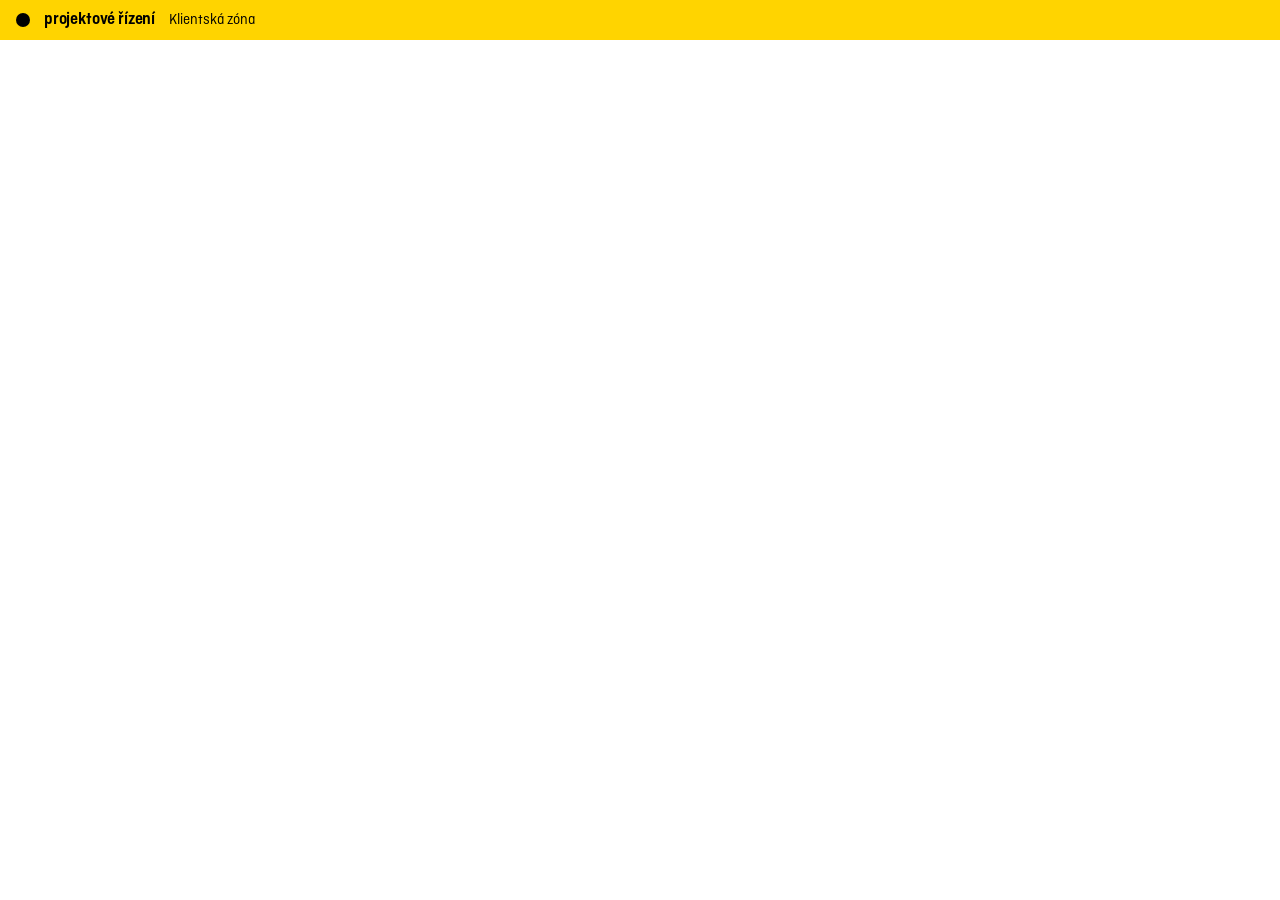
<file: projektove-rizeni/zona-ram.html>
<!DOCTYPE html>
<html lang="cs">
<head>
<meta charset="utf-8">
<meta name="viewport" content="width=device-width, initial-scale=1">
<title>Klientská zóna – IN—FORM—ARCHITEKTI</title>
<link rel="icon" href="../favicon.svg">
<link rel="stylesheet" href="../fonty/fonty.css">
<meta name="robots" content="noindex">
<script src="config.js"></script>
<style>
html,body{margin:0;height:100%;background:#fff}
body{display:flex;flex-direction:column;font-family:'Ciutadella',system-ui,sans-serif}
.pruh{display:flex;align-items:center;gap:14px;height:40px;padding:0 16px;background:#FFD400;color:#000;flex:none}
.pruh a{color:inherit;text-decoration:none;font-weight:600;font-size:17px;letter-spacing:-.01em}
.pruh a:focus-visible{outline:2px solid currentColor;outline-offset:3px}
.pruh span{font-size:15px}
.pruh i{width:14px;height:14px;background:#000;border-radius:50%}
iframe{flex:1;width:100%;border:0;display:block}
.chyba{padding:24px 16px;max-width:36em;font-size:17px;line-height:1.5}
</style>
</head>
<body>
<div class="pruh"><i aria-hidden="true"></i><a href="./">projektové řízení</a><span>Klientská zóna</span></div>
<script>
(function () {
  var url = window.APP_URL || '';
  if (!/^https:\/\/script\.google\.com\//.test(url) || /VASE-ID/.test(url)) {
    document.body.insertAdjacentHTML('beforeend', '<p class="chyba">Adresa aplikace zatím není nastavená. Vložte ji do souboru config.js v repozitáři.</p>');
    return;
  }
  var f = document.createElement('iframe');
  f.title = 'Klientská zóna';
  f.allow = 'camera; clipboard-write; fullscreen';
  f.src = url + '?zona=1';
  document.body.appendChild(f);
})();
</script>
</body>
</html>
</file>
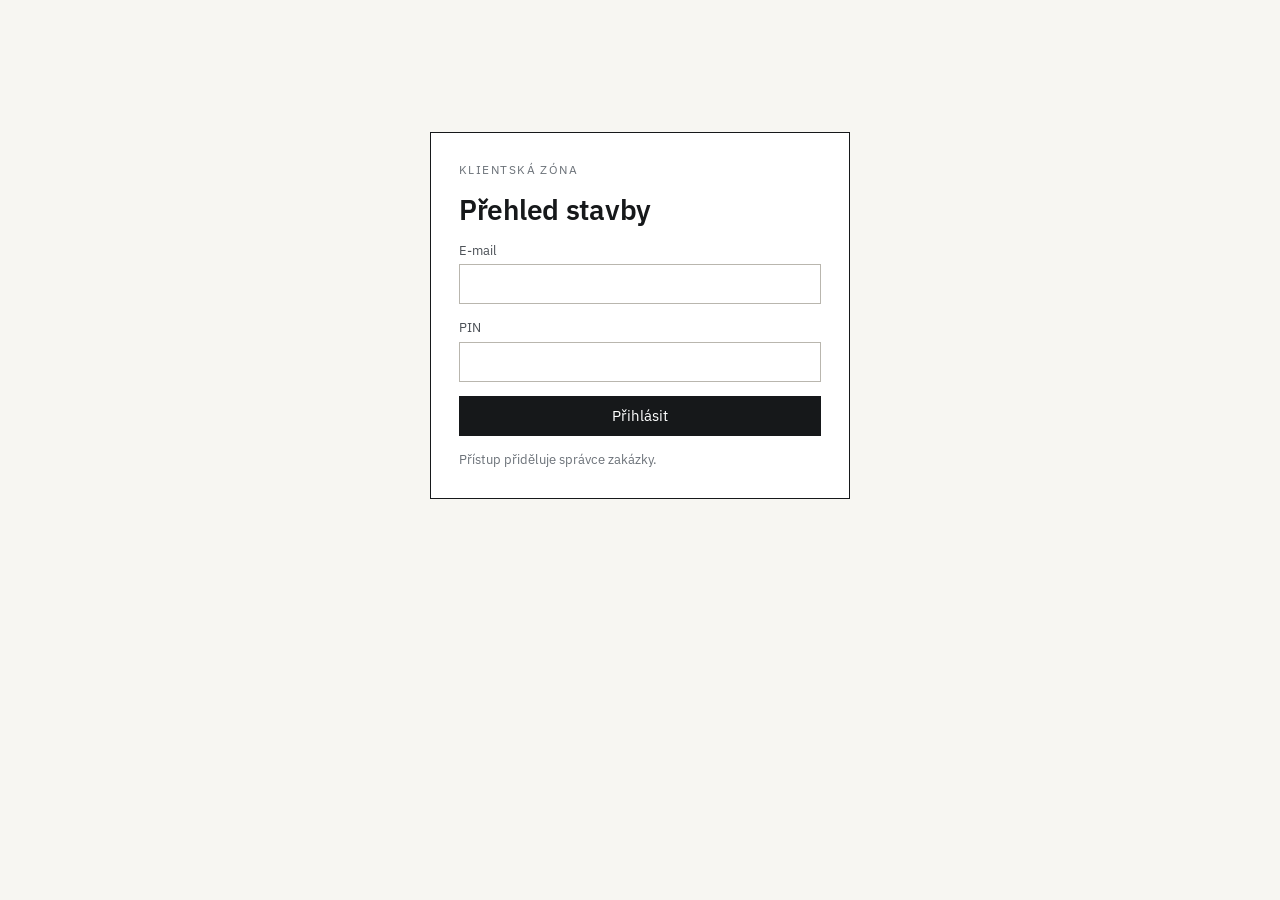
<file: projektove-rizeni/zona.html>
<!DOCTYPE html>
<html lang="cs">
<head>
<base target="_top">
<meta charset="utf-8">
<meta name="viewport" content="width=device-width, initial-scale=1">
<title>Klientská zóna – IN—FORM—ARCHITEKTI</title>
<meta name="robots" content="noindex">
<link rel="icon" href="../favicon.svg">
<script src="config.js"></script>
<link href="https://fonts.googleapis.com/css2?family=IBM+Plex+Sans:wght@400;500;600&family=IBM+Plex+Mono:wght@400;500&display=swap" rel="stylesheet">
<style>
:root{--ink:#16181A;--ink2:#4A4F55;--mut:#6B7178;--line:#D8D6CF;--line2:#E8E6E0;--bg:#F7F6F2;--card:#FFFFFF;
  --red:#B42318;--amber:#A35A08;--green:#2E7D4F;--sel:#ECEAE4;--bar:#C9C6BE}
*{box-sizing:border-box}
body{margin:0;background:var(--bg);color:var(--ink);font-family:'IBM Plex Sans',system-ui,sans-serif;font-size:15px;line-height:1.5;font-variant-numeric:tabular-nums}
button,input,select{font:inherit;color:inherit}
button{cursor:pointer}
.wrap{max-width:1180px;margin:0 auto;padding:24px 24px 80px}
h1{font-size:28px;margin:0;font-weight:600;letter-spacing:-.01em;line-height:1.2}
h2{font-size:12px;letter-spacing:.12em;text-transform:uppercase;margin:0 0 12px;font-weight:600;color:var(--ink2)}
.mut{color:var(--mut)}.mono{font-family:'IBM Plex Mono',monospace}
.lnk{background:none;border:0;padding:0;text-decoration:underline;text-underline-offset:3px}
.btn{min-height:40px;padding:8px 16px;border:1px solid var(--ink);background:var(--card);border-radius:0}
.btn:hover{background:var(--sel)}.btn.p{background:var(--ink);color:#fff}
input[type=text],input[type=email],input[type=password],select{border:1px solid #B9B6AE;background:#fff;padding:8px 10px;min-height:40px;border-radius:0;width:100%}
label.f{display:flex;flex-direction:column;gap:4px;font-size:13px;color:var(--ink2)}
.top{display:flex;flex-wrap:wrap;justify-content:space-between;align-items:flex-end;gap:16px;padding-bottom:16px;border-bottom:2px solid var(--ink)}
.kicker{font-size:12px;letter-spacing:.12em;text-transform:uppercase;color:var(--mut)}
.tabs{display:flex;gap:24px;border-bottom:1px solid var(--line);margin-bottom:24px;overflow-x:auto}
.tabs button{background:none;border:0;padding:14px 0 12px;border-bottom:2px solid transparent;color:var(--ink2);white-space:nowrap}
.tabs button.on{border-bottom-color:var(--ink);color:var(--ink);font-weight:600}
.kpi{display:grid;grid-template-columns:repeat(4,minmax(0,1fr));border-top:1px solid var(--ink);border-bottom:1px solid var(--line);margin-bottom:32px}
.kpi div{padding:16px 16px 14px 0}
.kpi b{display:block;font-size:34px;font-weight:500;line-height:1.1;letter-spacing:-.01em}
.kpi span{font-size:13px;color:var(--ink2)}
.kpi .red b{color:var(--red)}
.grid2{display:grid;grid-template-columns:minmax(0,1fr) minmax(0,1fr);gap:40px;margin-bottom:36px}
.sec{margin-bottom:36px}
.cas{position:relative;height:8px;background:var(--line2);margin:10px 0 6px}
.cas i{position:absolute;left:0;top:0;bottom:0;background:var(--ink)}
.cas .dnes{position:absolute;top:-6px;width:2px;height:20px;background:var(--red)}
.osa{display:flex;justify-content:space-between;font-size:13px;color:var(--ink2)}
.odd{display:grid;grid-template-columns:minmax(0,1fr) 140px 48px;gap:12px;align-items:center;padding:7px 0;border-bottom:1px solid var(--line2);font-size:14px}
.pb{height:6px;background:var(--line2);position:relative}.pb i{position:absolute;left:0;top:0;bottom:0;background:var(--ink)}
.r{text-align:right}
.lst{border-top:1px solid var(--ink)}
.li{display:grid;grid-template-columns:110px minmax(0,1fr) 170px;gap:16px;padding:10px 0;border-bottom:1px solid var(--line2);font-size:14px;align-items:baseline}
.li .k{font-family:'IBM Plex Mono',monospace;font-size:12.5px;color:var(--ink2)}
.late{color:var(--red)}
.st{display:inline-block;font-size:11px;font-weight:600;padding:0 5px;margin:3px 4px 0 0;border:1px solid #9A9EA3;color:var(--ink2);letter-spacing:.02em;white-space:nowrap}
.st.rf{border:1.5px solid var(--red);color:var(--red)}.st.sp{border-color:var(--green);color:var(--green)}.st.zp{border-color:var(--red);color:var(--red)}
.bar{display:flex;flex-wrap:wrap;gap:10px;align-items:center;padding:0 0 16px}
.bar .grow{flex:1 1 220px}.bar select{width:auto}
.bod{border-bottom:1px solid var(--line2)}
.bodh{display:grid;grid-template-columns:70px minmax(0,1fr) 120px 60px;gap:16px;padding:12px 0;align-items:baseline;width:100%;background:none;border:0;text-align:left}
.bodh:hover{background:var(--sel)}
.bodh .zn{font-family:'IBM Plex Mono',monospace;font-size:13px;color:var(--ink2)}
.bodh .nm{font-weight:600}
.det{padding:4px 0 16px 86px}
.poz{display:grid;grid-template-columns:170px minmax(0,1fr) 190px;gap:14px;padding:8px 0;border-top:1px dotted var(--line2);font-size:14px}
.poz .k{font-family:'IBM Plex Mono',monospace;font-size:12px;color:var(--ink2);line-height:1.5}
.poz .typ{display:block;font-family:'IBM Plex Sans',sans-serif;font-size:12.5px;font-weight:600;letter-spacing:.06em;color:var(--ink)}
.poz .sd{font-size:13.5px;color:var(--ink2)}
.poz.sch .t{font-style:italic;color:var(--ink2)}
.dpl{display:block;margin-top:4px}.dpl .kdl{font-family:'IBM Plex Mono',monospace;font-size:12px;color:var(--ink2)}
.del{text-decoration:line-through;color:var(--mut)}
.kd{display:grid;grid-template-columns:120px minmax(0,1fr) 170px;gap:20px;padding:16px 0;border-bottom:1px solid var(--line2);align-items:start}
.kd .c{font-weight:600}.kd .pr{white-space:pre-line}
.kon{display:grid;grid-template-columns:repeat(3,minmax(0,1fr));gap:24px}
.kon .r1{font-weight:600;margin-top:6px}
.empty{padding:28px 0;color:var(--mut)}
.box{max-width:420px;margin:12vh auto 0;display:flex;flex-direction:column;gap:14px;background:#fff;border:1px solid var(--ink);padding:28px}
.row{display:flex;justify-content:space-between;gap:16px;padding:14px 4px;border-bottom:1px solid var(--line);width:100%;background:none;border-left:0;border-right:0;border-top:0;text-align:left}
.row:hover{background:var(--sel)}
.toast{position:fixed;left:50%;bottom:24px;transform:translateX(-50%);background:var(--ink);color:#fff;padding:10px 16px;max-width:90%;z-index:20;display:none}
.toast.err{background:var(--red)}
.busy{position:fixed;inset:0;background:rgba(247,246,242,.6);display:none;align-items:center;justify-content:center;z-index:15;font-weight:600}
.vyk{position:fixed;inset:0;background:var(--bg);z-index:12;flex-direction:column}
.vyk .vh{display:flex;gap:12px;align-items:center;padding:12px 20px;border-bottom:1px solid var(--ink)}
.vyk .vb{flex:1;overflow:auto;padding:16px}
.plan{position:relative;display:inline-block;max-width:100%}.plan img{display:block;max-width:100%;height:auto;border:1px solid var(--line)}
.pin{position:absolute;transform:translate(-50%,-100%);background:#9A9EA3;color:#fff;font:600 11px 'IBM Plex Mono',monospace;padding:2px 5px;white-space:nowrap}
.pin.akt{background:var(--ink);outline:3px solid #F2C94C}
.osa{flex-wrap:wrap;gap:4px 12px}
svg text{font-family:'IBM Plex Sans',system-ui,sans-serif}
.leg{display:flex;gap:16px;font-size:12.5px;color:var(--ink2);margin-top:6px}.leg i{display:inline-block;width:10px;height:10px;margin-right:6px;vertical-align:-1px}
@media (max-width:860px){.kpi{grid-template-columns:repeat(2,minmax(0,1fr))}.grid2,.kon{grid-template-columns:1fr}
  .li,.poz,.kd{grid-template-columns:1fr;gap:4px}.det{padding-left:0}.bodh{grid-template-columns:60px minmax(0,1fr) 50px}.bodh .x{display:none}}
</style>
</head>
<body>
<div id="app" class="wrap"></div>
<div id="busy" class="busy">Na&#269;&#237;t&#225;m&#8230;</div>
<div id="toast" class="toast" role="status"></div>
<div id="vyk" class="vyk" style="display:none"></div>
<script>
(function () {
'use strict';
var S = { token: null, zakazky: [], D: null, tab: 'prehled', f: { oddil: '', stav: 'otevrene', firma: '', q: '' }, otevreny: {} };
var $app = document.getElementById('app');
function ss(k, v) { try { if (v === undefined) return sessionStorage.getItem(k); if (v === null) sessionStorage.removeItem(k); else sessionStorage.setItem(k, v); } catch (e) { return null; } }
function esc(s) { return String(s == null ? '' : s).replace(/[&<>"]/g, function (c) { return { '&': '&amp;', '<': '&lt;', '>': '&gt;', '"': '&quot;' }[c]; }); }
function pad(n) { return (n < 10 ? '0' : '') + n; }
function dnes() { var d = new Date(); return d.getFullYear() + '-' + pad(d.getMonth() + 1) + '-' + pad(d.getDate()); }
function dmr(iso) { var m = String(iso || '').match(/^(\d{4})-(\d{2})-(\d{2})/); return m ? +m[3] + '.' + +m[2] + '.' + m[1] : ''; }
function kdc(v) { var m = String(v || '').match(/(\d+)/); return m ? parseInt(m[1], 10) : 0; }
function ids(s) { return String(s == null ? '' : s).split(',').map(function (x) { return x.trim(); }).filter(Boolean); }
function toast(t, err) { var el = document.getElementById('toast'); el.textContent = t; el.className = 'toast' + (err ? ' err' : ''); el.style.display = 'block'; clearTimeout(toast.t); toast.t = setTimeout(function () { el.style.display = 'none'; }, err ? 7000 : 3000); }
function busy(on) { document.getElementById('busy').style.display = on ? 'flex' : 'none'; }
// Na webu (informarchitekti.cz) se aplikace vola jako datova sluzba pres doPost ve Web.gs;
// uvnitr Apps Scriptu pres google.script.run.
var NA_WEBU = !!window.APP_URL && !(window.google && google.script && google.script.run);
function volatSluzbu(fn, args) {
  return fetch(window.APP_URL, { method: 'POST', body: JSON.stringify({ fn: fn, args: args }), credentials: 'omit',
      redirect: 'follow', headers: { 'Content-Type': 'text/plain;charset=utf-8' } })
    .then(function (r) { return r.text(); })
    .then(function (t) {
      var o;
      try { o = JSON.parse(t); } catch (e) {
        var x = new Error('Služba aplikace neodpověděla. Zkuste to za chvíli znovu.'); x.ramec = true; throw x;
      }
      if (o.err) throw new Error(o.err);
      return o.ok;
    }, function () { throw new Error('Bez spojení se službou aplikace. Zkontrolujte připojení k internetu.'); });
}
function server(fn) {
  var args = Array.prototype.slice.call(arguments, 1);
  if (NA_WEBU) return volatSluzbu(fn, args);
  return new Promise(function (res, rej) {
    google.script.run.withSuccessHandler(res).withFailureHandler(function (e) { rej(e); })[fn].apply(null, args);
  });
}
function api(akce, data) {
  busy(true);
  return server('zonaApi', S.token, akce, data).then(function (r) { busy(false); return r; }, function (e) {
    busy(false); var m = (e && e.message) || String(e);
    if (m.indexOf('PRIHLASENI') >= 0) { S.token = null; ss('zona_token', null); toast('P\u0159ihl\u00e1\u0161en\u00ed vypr\u0161elo.', true); login(); }
    else toast(m.replace(/^Error:\s*/, ''), true);
    throw e;
  });
}

/* ---------- data ---------- */
function idx() {
  var D = S.D, t = dnes();
  D.lideById = {}; D.lide.forEach(function (l) { D.lideById[l['ID']] = l; });
  D.jById = {}; D.jednani.forEach(function (j) { D.jById[j['ID']] = j; });
  D.oddNazev = {}; D.oddily.forEach(function (o) { D.oddNazev[+o['\u010c\u00edslo']] = o['N\u00e1zev']; });
  D.zByBod = {}; D.dopl = {};
  D.zaznamy.forEach(function (z) {
    var j = D.jById[z['Jedn\u00e1n\u00ed']] || {};
    z._datum = j['Datum'] || z['Datum'] || '';
    z._jedn = j['Typ'] === 'KD' ? 'KD' + pad(kdc(j['\u010c\u00edslo'])) : String(j['\u010c\u00edslo'] || '');
    // doplnek starsi poznamky: zobrazi se pod ni
    if (z['Dopl\u0148uje']) { (D.dopl[z['Dopl\u0148uje']] = D.dopl[z['Dopl\u0148uje']] || []).push(z); return; }
    z._ukol = z['Typ'] === '\u00fakol';
    z._ok = z._ukol && z['Vy\u0159e\u0161eno'] === 'ano';
    z._pozde = z._ukol && !z._ok && z['Term\u00edn'] && String(z['Term\u00edn']) < t;
    (D.zByBod[z['Bod']] = D.zByBod[z['Bod']] || []).push(z);
  });
  Object.keys(D.zByBod).forEach(function (k) { D.zByBod[k].sort(function (a, b) { return a._datum < b._datum ? -1 : a._datum > b._datum ? 1 : String(a['Zna\u010dka']) < String(b['Zna\u010dka']) ? -1 : 1; }); });
  D.body.forEach(function (b) {
    var u = (D.zByBod[b['ID']] || []).filter(function (z) { return z._ukol && z['Vrstva'] === 'KD'; });
    var ok = u.filter(function (z) { return z._ok; }).length;
    b._ukoly = u.length; b._ok = ok;
    b._zruseno = !!b['Zru\u0161eno KD'];
    b._pct = u.length ? Math.round(ok / u.length * 100) : null;
    b._hotovo = (u.length > 0 && ok === u.length) || b._zruseno;
    b._pozde = !b._zruseno && u.some(function (z) { return z._pozde; });
    b._firmy = [];
    u.forEach(function (z) { if (!z._ok) ids(z['\u0158e\u0161itel\u00e9']).forEach(function (id) { var f = (D.lideById[id] || {})['Firma']; if (f && b._firmy.indexOf(f) < 0) b._firmy.push(f); }); });
  });
  D.kd = D.jednani.filter(function (j) { return j['Typ'] === 'KD'; }).sort(function (a, b) { return kdc(a['\u010c\u00edslo']) - kdc(b['\u010c\u00edslo']); });
  var zruseneBody = {}; D.body.forEach(function (b) { if (b._zruseno) zruseneBody[b['ID']] = true; });
  // ukoly zrusenych bodu se do prehledu a terminu nepocitaji
  D.ukoly = D.zaznamy.filter(function (z) { return z._ukol && z['Vrstva'] === 'KD' && !z['Dopl\u0148uje'] && !zruseneBody[z['Bod']]; });
}
function jmeno(id) { var l = S.D.lideById[id]; return l ? ((l['Jm\u00e9no'] ? String(l['Jm\u00e9no']).charAt(0) + '. ' : '') + (l['P\u0159\u00edjmen\u00ed'] || '')) : ''; }
function resitel(id) { var l = S.D.lideById[id] || {}; return jmeno(id) + (l['Role'] ? ' / ' + l['Role'] : ''); }

/* ---------- obrazovky ---------- */
function login() {
  $app.innerHTML = '<form class="box" id="fl"><div class="kicker">Klientsk\u00e1 z\u00f3na</div><h1>P\u0159ehled stavby</h1>' +
    '<label class="f">E-mail<input type="email" name="email" autocomplete="username" required value="' + esc(ss('zona_email') || '') + '"></label>' +
    '<label class="f">PIN<input type="password" name="pin" inputmode="numeric" autocomplete="current-password" required></label>' +
    '<button class="btn p" type="submit">P\u0159ihl\u00e1sit</button><p class="mut" style="margin:0;font-size:13px">P\u0159\u00edstup p\u0159id\u011bluje spr\u00e1vce zak\u00e1zky.</p></form>';
  document.getElementById('fl').onsubmit = function (ev) {
    ev.preventDefault(); var fd = new FormData(ev.target); busy(true);
    server('prihlasit', fd.get('email'), fd.get('pin')).then(function (r) {
      busy(false); S.token = r.token; ss('zona_token', r.token); ss('zona_email', r.email); zakazky();
    }, function (e) { busy(false); toast(((e && e.message) || String(e)).replace(/^Error:\s*/, ''), true); });
  };
}
function zakazky() {
  api('zakazky').then(function (z) {
    S.zakazky = z;
    if (z.length === 1) return otevrit(z[0].id);
    $app.innerHTML = '<div class="top"><div><div class="kicker">Klientsk\u00e1 z\u00f3na</div><h1>Va\u0161e zak\u00e1zky</h1></div><button class="lnk" id="odhl">Odhl\u00e1sit</button></div>' +
      (z.map(function (x) { return '<button class="row" data-id="' + esc(x.id) + '"><b>' + esc(x.nazev) + '</b><span class="mut">otev\u0159\u00edt</span></button>'; }).join('') ||
       '<p class="empty">Nem\u00e1te p\u0159\u00edstup k \u017e\u00e1dn\u00e9 zak\u00e1zce.</p>');
    $app.querySelectorAll('[data-id]').forEach(function (b) { b.onclick = function () { otevrit(b.dataset.id); }; });
    document.getElementById('odhl').onclick = odhlasit;
  });
}
function odhlasit() { S.token = null; ss('zona_token', null); login(); }
function otevrit(id) { api('nacist', { zakazkaId: id }).then(function (D) { S.D = D; idx(); render(); }); }

function render() {
  var D = S.D, posl = D.kd[D.kd.length - 1];
  var tabs = [['prehled', 'P\u0159ehled'], ['body', 'Body'], ['ukoly', 'Moje \u00fakoly'], ['zapisy', 'Z\u00e1pisy'], ['kontakty', 'Kontakty']];
  if (D.ja.prava.ceny) tabs.splice(4, 0, ['faktury', 'Faktury']);
  if (D.zl.length) tabs.splice(4, 0, ['zl', 'Zm\u011bnov\u00e9 listy']);
  var h = '<div class="top"><div><div class="kicker">Klientsk\u00e1 z\u00f3na</div><h1>' + esc(D.nastaveni.akce) + '</h1>' +
    '<div class="mut">' + (posl ? 'Posledn\u00ed kontroln\u00ed den ' + kdc(posl['\u010c\u00edslo']) + ' \u00b7 ' + dmr(posl['Datum']) : 'Zat\u00edm \u017e\u00e1dn\u00fd vydan\u00fd z\u00e1pis') +
    (posl && posl['Dal\u0161\u00ed KD'] ? ' \u00b7 dal\u0161\u00ed KD ' + dmr(posl['Dal\u0161\u00ed KD']) + (posl['Dal\u0161\u00ed KD \u010das'] ? ' v ' + esc(posl['Dal\u0161\u00ed KD \u010das']) : '') : '') + '</div></div>' +
    '<div style="display:flex;gap:16px;align-items:center"><span class="mut">' + esc(D.ja.jmeno) + (D.ja.firma ? ' \u00b7 ' + esc(D.ja.firma) : '') + '</span>' +
    (S.zakazky.length > 1 ? '<button class="lnk" id="zpet">Jin\u00e1 zak\u00e1zka</button>' : '') + '<button class="lnk" id="odhl">Odhl\u00e1sit</button></div></div>' +
    '<div class="tabs">' + tabs.map(function (t) { return '<button data-tab="' + t[0] + '"' + (S.tab === t[0] ? ' class="on"' : '') + '>' + t[1] + '</button>'; }).join('') + '</div>' +
    '<div id="obsah"></div>';
  $app.innerHTML = h;
  $app.querySelectorAll('[data-tab]').forEach(function (b) { b.onclick = function () { S.tab = b.dataset.tab; render(); }; });
  document.getElementById('odhl').onclick = odhlasit;
  var z = document.getElementById('zpet'); if (z) z.onclick = zakazky;
  ({ prehled: prehled, body: body, ukoly: mojeUkoly, zapisy: zapisy, zl: zmenoveListy, faktury: faktury, kontakty: kontakty })[S.tab]();
}

function prehled() {
  var D = S.D, t = dnes();
  var ok = D.ukoly.filter(function (z) { return z._ok; }).length;
  var pct = D.ukoly.length ? Math.round(ok / D.ukoly.length * 100) : 0;
  var otevrene = D.body.filter(function (b) { return !b._hotovo && b._ukoly; }).length;
  var pozde = D.ukoly.filter(function (z) { return z._pozde; }).length;
  var rf = D.body.filter(function (b) { return b['Priorita'] === 'RED FLAG' && !b._hotovo; });
  var h = '<div class="kpi"><div><b>' + pct + ' %</b><span>spln\u011bn\u00fdch \u00fakol\u016f (' + ok + ' z ' + D.ukoly.length + ')</span></div>' +
    '<div><b>' + otevrene + '</b><span>otev\u0159en\u00fdch bod\u016f</span></div>' +
    '<div class="' + (pozde ? 'red' : '') + '"><b>' + pozde + '</b><span>\u00fakol\u016f po term\u00ednu</span></div>' +
    '<div class="' + (rf.length ? 'red' : '') + '"><b>' + rf.length + '</b><span>red flag \u2013 vy\u017eaduje \u0159e\u0161en\u00ed</span></div></div>';
  // cas realizace
  var zac = D.nastaveni.datum_zahajeni, kon = D.nastaveni.smluvni_termin;
  var casH = '';
  if (zac && kon) {
    var celk = new Date(kon) - new Date(zac), ub = new Date(t) - new Date(zac);
    var p = Math.max(0, Math.min(100, Math.round(ub / celk * 100)));
    casH = '<div class="sec"><h2>Doba realizace</h2><div class="cas"><i style="width:' + p + '%"></i></div>' +
      '<div class="osa"><span>zah\u00e1jen\u00ed ' + dmr(zac) + '</span><span>uplynulo ' + p + ' %</span><span>smluvn\u00ed dokon\u010den\u00ed ' + dmr(kon) + '</span></div></div>';
  }
  // vyvoj po KD
  var vyvoj = D.kd.map(function (j) {
    var n = kdc(j['\u010c\u00edslo']);
    var u = D.ukoly.filter(function (z) { var zj = D.jById[z['Jedn\u00e1n\u00ed']]; return zj && kdc(zj['\u010c\u00edslo']) <= n; });
    var s = u.filter(function (z) { return z._ok && z['Vy\u0159e\u0161eno dne'] && String(z['Vy\u0159e\u0161eno dne']) <= String(j['Datum']); }).length;
    return { n: n, celkem: u.length, splneno: s };
  });
  var graf = '';
  if (vyvoj.length) {
    var W = 540, H = 170, max = Math.max.apply(null, vyvoj.map(function (v) { return v.celkem; }).concat([1]));
    var bw = Math.min(28, (W - 30) / vyvoj.length - 6);
    var svg = '<svg viewBox="0 0 ' + W + ' ' + (H + 24) + '" width="100%" role="img" aria-label="\u00dakoly po kontroln\u00edch dnech">';
    vyvoj.forEach(function (v, i) {
      var x = 30 + i * ((W - 30) / vyvoj.length), hc = v.celkem / max * H, hs = v.splneno / max * H;
      svg += '<rect x="' + x + '" y="' + (H - hc) + '" width="' + bw + '" height="' + hc + '" fill="#E8E6E0"/>' +
        '<rect x="' + x + '" y="' + (H - hs) + '" width="' + bw + '" height="' + hs + '" fill="#16181A"><title>KD ' + v.n + ': spln\u011bno ' + v.splneno + ' z ' + v.celkem + '</title></rect>' +
        '<text x="' + (x + bw / 2) + '" y="' + (H + 16) + '" font-size="11" fill="#6B7178" text-anchor="middle">' + v.n + '</text>';
    });
    svg += '<line x1="30" y1="' + H + '" x2="' + W + '" y2="' + H + '" stroke="#16181A" stroke-width="1"/>' +
      '<text x="0" y="10" font-size="11" fill="#6B7178">' + max + '</text></svg>';
    graf = '<div><h2>\u00dakoly podle kontroln\u00edch dn\u016f</h2>' + svg + '<div class="leg"><span><i style="background:#16181A"></i>spln\u011bn\u00e9</span><span><i style="background:#E8E6E0"></i>zadan\u00e9 celkem</span><span>\u010d\u00edslo = KD</span></div></div>';
  }
  // plneni po oddilech
  var oddH = D.oddily.slice().sort(function (a, b) { return (+a['Po\u0159ad\u00ed'] || 0) - (+b['Po\u0159ad\u00ed'] || 0); }).map(function (o) {
    var bb = D.body.filter(function (b) { return String(b['Odd\u00edl']) === String(o['\u010c\u00edslo']); });
    var u = 0, s = 0; bb.forEach(function (b) { u += b._ukoly; s += b._ok; });
    if (!u) return '';
    var p = Math.round(s / u * 100);
    return '<div class="odd"><span>' + pad(+o['\u010c\u00edslo']) + ' \u00b7 ' + esc(o['N\u00e1zev']) + '</span><span class="pb"><i style="width:' + p + '%"></i></span><span class="r">' + p + ' %</span></div>';
  }).join('');
  h += casH + '<div class="grid2">' + graf + '<div><h2>Pln\u011bn\u00ed podle odd\u00edl\u016f</h2>' + (oddH || '<p class="mut">Zat\u00edm bez \u00fakol\u016f.</p>') + '</div></div>';
  if (rf.length) {
    h += '<div class="sec"><h2 style="color:var(--red)">Red flag</h2><div class="lst">' + rf.map(function (b) {
      return '<div class="li"><span class="k">' + esc(b['Zna\u010dka']) + '</span><span><b>' + esc(b['N\u00e1zev']) + '</b><br>' + esc(b['Red flag \u2013 d\u016fvod']) + '</span><span>' + (b['Red flag \u2013 term\u00edn'] ? 'do ' + dmr(b['Red flag \u2013 term\u00edn']) : '') + '</span></div>';
    }).join('') + '</div></div>';
  }
  var bliz = D.ukoly.filter(function (z) { return !z._ok && z['Term\u00edn']; }).sort(function (a, b) { return a['Term\u00edn'] < b['Term\u00edn'] ? -1 : 1; }).slice(0, 8);
  if (bliz.length) {
    h += '<div class="sec"><h2>Nejbli\u017e\u0161\u00ed term\u00edny</h2><div class="lst">' + bliz.map(radekUkolu).join('') + '</div></div>';
  }
  var posl = D.kd[D.kd.length - 1];
  if (posl && posl['P\u0159edm\u011bt']) h += '<div class="sec"><h2>P\u0159edm\u011bt posledn\u00edho KD</h2><p class="kd pr" style="display:block;border:0;padding:0;white-space:pre-line">' + esc(posl['P\u0159edm\u011bt']) + '</p></div>';
  document.getElementById('obsah').innerHTML = h;
}
function radekUkolu(z) {
  var b = S.D.body.filter(function (x) { return x['ID'] === z['Bod']; })[0] || {};
  return '<div class="li"><span class="k">' + esc(z['Zna\u010dka']) + '</span><span><span class="mut">' + esc(b['Zna\u010dka'] + ' ' + (b['N\u00e1zev'] || '')) + '</span><br>' + esc(z['Text']) + '</span>' +
    '<span' + (z._pozde ? ' class="late"' : '') + '>' + dmr(z['Term\u00edn']) + '<br><span class="mut">' + esc(ids(z['\u0158e\u0161itel\u00e9']).map(resitel).join(', ')) + '</span></span></div>';
}

function body() {
  var D = S.D, f = S.f, q = f.q.trim().toLowerCase();
  var firmy = []; D.lide.forEach(function (l) { if (l['Firma'] && firmy.indexOf(l['Firma']) < 0) firmy.push(l['Firma']); });
  var h = '<div class="bar"><input class="grow" type="text" id="q" placeholder="Hledat n\u00e1zev, \u010d\u00edslo nebo text\u2026" value="' + esc(f.q) + '">' +
    '<select id="fo"><option value="">V\u0161echny odd\u00edly</option>' + D.oddily.map(function (o) { return '<option value="' + esc(o['\u010c\u00edslo']) + '"' + (String(f.oddil) === String(o['\u010c\u00edslo']) ? ' selected' : '') + '>' + pad(+o['\u010c\u00edslo']) + ' \u00b7 ' + esc(o['N\u00e1zev']) + '</option>'; }).join('') + '</select>' +
    '<select id="fs"><option value="otevrene"' + (f.stav === 'otevrene' ? ' selected' : '') + '>Otev\u0159en\u00e9</option><option value="pozde"' + (f.stav === 'pozde' ? ' selected' : '') + '>Po term\u00ednu</option><option value="splnene"' + (f.stav === 'splnene' ? ' selected' : '') + '>Spln\u011bn\u00e9</option><option value=""' + (!f.stav ? ' selected' : '') + '>V\u0161echny</option></select>' +
    '<select id="ff"><option value="">V\u0161echny firmy</option>' + firmy.map(function (x) { return '<option' + (f.firma === x ? ' selected' : '') + '>' + esc(x) + '</option>'; }).join('') + '</select></div>';
  var vyber = D.body.filter(function (b) {
    if (f.oddil && String(b['Odd\u00edl']) !== String(f.oddil)) return false;
    if (f.stav === 'otevrene' && b._hotovo) return false;
    if (f.stav === 'splnene' && !b._hotovo) return false;
    if (f.stav === 'pozde' && !b._pozde) return false;
    if (f.firma && b._firmy.indexOf(f.firma) < 0) return false;
    if (q) { var t = (b['Zna\u010dka'] + ' ' + b['N\u00e1zev'] + ' ' + (D.zByBod[b['ID']] || []).map(function (z) { return z['Text'] + ' ' + (D.dopl[z['ID']] || []).map(function (x) { return x['Text']; }).join(' '); }).join(' ')).toLowerCase(); if (t.indexOf(q) < 0) return false; }
    return true;
  }).sort(function (a, b) { return (+a['Odd\u00edl'] - +b['Odd\u00edl']) || ((+a['Po\u0159ad\u00ed'] || 0) - (+b['Po\u0159ad\u00ed'] || 0)); });
  var odd = null;
  h += vyber.map(function (b) {
    var s = '';
    if (+b['Odd\u00edl'] !== odd) { odd = +b['Odd\u00edl']; s += '<h2 style="margin:22px 0 0;padding-bottom:8px;border-bottom:1.5px solid var(--ink);color:var(--ink)">' + pad(odd) + ' \u00b7 ' + esc(D.oddNazev[odd] || '') + '</h2>'; }
    var st = [];
    if (b['Priorita'] === 'RED FLAG' && !b._hotovo) st.push('<span class="st rf">RED FLAG</span>');
    if (b._pozde) st.push('<span class="st zp">po term\u00ednu</span>');
    if (b._zruseno) st.push('<span class="st">zru\u0161eno KD ' + pad(b['Zru\u0161eno KD']) + '</span>');
    else if (b._hotovo) st.push('<span class="st sp">spln\u011bno</span>');
    s += '<div class="bod"><button class="bodh" data-b="' + esc(b['ID']) + '"><span class="zn">' + esc(b['Zna\u010dka']) + '</span><span><span class="nm">' + esc(b['N\u00e1zev']) + '</span><br>' + st.join('') +
      (b._firmy.length ? '<span class="mut" style="font-size:13px">' + esc(b._firmy.join(', ')) + '</span>' : '') + '</span>' +
      '<span class="x">' + (b._pct != null ? '<span class="pb" style="display:block;margin-top:9px"><i style="width:' + b._pct + '%"></i></span>' : '') + '</span>' +
      '<span class="r">' + (b._pct != null ? b._pct + ' %' : '<span class="mut">info</span>') + '</span></button>' +
      (S.otevreny[b['ID']] ? detail(b) : '') + '</div>';
    return s;
  }).join('') || '<p class="empty">\u017d\u00e1dn\u00fd bod neodpov\u00edd\u00e1 filtru.</p>';
  document.getElementById('obsah').innerHTML = h;
  var qi = document.getElementById('q');
  qi.oninput = function () { f.q = qi.value; clearTimeout(body.t); body.t = setTimeout(function () { var p = qi.selectionStart; body(); var n = document.getElementById('q'); n.focus(); n.setSelectionRange(p, p); }, 250); };
  document.getElementById('fo').onchange = function (e) { f.oddil = e.target.value; body(); };
  document.getElementById('fs').onchange = function (e) { f.stav = e.target.value; body(); };
  document.getElementById('ff').onchange = function (e) { f.firma = e.target.value; body(); };
  document.querySelectorAll('[data-b]').forEach(function (x) { x.onclick = function () { S.otevreny[x.dataset.b] = !S.otevreny[x.dataset.b]; body(); }; });
  document.querySelectorAll('[data-vykbod]').forEach(function (x) { x.onclick = function () { naVykrese(x.dataset.vykbod); }; });
}
function detail(b) {
  var D = S.D;
  var maPin = b['V\u00fdkres'] && b['Pin X'] !== '' && b['Pin X'] != null;
  return '<div class="det">' + (maPin ? '<button class="lnk" data-vykbod="' + esc(b['ID']) + '" style="margin:4px 0 8px">Zobrazit na v\u00fdkrese</button>' : '') + (D.zByBod[b['ID']] || []).map(function (z) {
    var ter = z._ukol && z['Term\u00edn'] ? '\u2014' + (z['P\u016fvodn\u00ed term\u00edn'] && z['P\u016fvodn\u00ed term\u00edn'] !== z['Term\u00edn'] ? '<span class="del">' + dmr(z['P\u016fvodn\u00ed term\u00edn']) + '</span> ' : '') +
      '<span' + (z._pozde ? ' class="late"' : '') + '>' + dmr(z['Term\u00edn']) + '</span>' : '';
    var sd = z['Typ'] === 'rozhodnut\u00ed' && ids(z['Rozhodl']).length ? '<span class="mut">rozhodl</span><br>' + ids(z['Rozhodl']).map(function (id) { return esc(resitel(id)); }).join('<br>') :
      z._ukol ? ids(z['\u0158e\u0161itel\u00e9']).map(function (id) { return esc(resitel(id)); }).join('<br>') + '<br>' + (z._ok ? 'SPLN\u011aNO' + (z['Vy\u0159e\u0161eno dne'] ? '<br>' + dmr(z['Vy\u0159e\u0161eno dne']) : '') : 'TRV\u00c1') : '';
    return '<div class="poz' + (z['Vrstva'] !== 'KD' ? ' sch' : '') + '"><span class="k"><span class="typ">' + esc(String(z['Typ'] || 'info').toUpperCase()) + '</span>' + esc(z['Zna\u010dka']) + '<br>' + dmr(z._datum) + ter + '</span>' +
      '<span class="t">' + esc(z['Text']) + (D.dopl[z['ID']] || []).map(function (x) {
        return '<span class="dpl"><span class="kdl">dopln\u011bno ' + esc(x._jedn) + ' \u00b7 ' + dmr(x._datum) + ':</span> ' + esc(x['Text']) + '</span>';
      }).join('') + '</span><span class="sd">' + sd + '</span></div>';
  }).join('') + '</div>';
}

function naVykrese(bodId) {
  var D = S.D, b = D.body.filter(function (x) { return x['ID'] === bodId; })[0], el = document.getElementById('vyk');
  api('vykres', { zakazkaId: D.zakazka.id, id: b['V\u00fdkres'] }).then(function (r) {
    var piny = D.body.filter(function (x) { return String(x['V\u00fdkres']) === String(b['V\u00fdkres']) && x['Pin X'] !== '' && x['Pin X'] != null; }).map(function (x) {
      return '<span class="pin' + (x['ID'] === bodId ? ' akt' : '') + '" style="left:' + (+x['Pin X'] * 100) + '%;top:' + (+x['Pin Y'] * 100) + '%">' + esc(x['Zna\u010dka']) + '</span>';
    }).join('');
    el.innerHTML = '<div class="vh"><b>' + esc(b['Zna\u010dka'] + ' ' + b['N\u00e1zev']) + '</b><span class="mut">' + esc(r.nazev) + '</span><span style="flex:1"></span><button class="btn" id="vykz">Zav\u0159\u00edt</button></div>' +
      '<div class="vb"><div class="plan"><img src="data:' + r.mime + ';base64,' + r.data + '" alt="">' + piny + '</div></div>';
    el.style.display = 'flex';
    document.getElementById('vykz').onclick = function () { el.style.display = 'none'; };
  });
}

function mojeUkoly() {
  var D = S.D, moji = D.ja.mojiLide;
  var u = D.ukoly.filter(function (z) { return !z._ok && ids(z['\u0158e\u0161itel\u00e9']).some(function (id) { return moji.indexOf(id) >= 0; }); })
    .sort(function (a, b) { return String(a['Term\u00edn'] || '9') < String(b['Term\u00edn'] || '9') ? -1 : 1; });
  document.getElementById('obsah').innerHTML = '<p class="mut" style="margin-top:0">Otev\u0159en\u00e9 \u00fakoly, kde je \u0159e\u0161itelem ' + (D.ja.firma ? 'n\u011bkdo z firmy ' + esc(D.ja.firma) : 'va\u0161e osoba') + '.</p>' +
    (u.length ? '<div class="lst">' + u.map(radekUkolu).join('') + '</div>' : '<p class="empty">\u017d\u00e1dn\u00e9 otev\u0159en\u00e9 \u00fakoly.</p>');
}

function zapisy() {
  var D = S.D;
  var h = '<div class="lst">' + D.kd.slice().reverse().map(function (j) {
    return '<div class="kd"><div><div class="c">KD ' + kdc(j['\u010c\u00edslo']) + '</div><div class="mut">' + dmr(j['Datum']) + (j['\u010cas'] ? ' \u00b7 ' + esc(j['\u010cas']) : '') + '</div></div>' +
      '<div class="pr">' + (j['P\u0159edm\u011bt'] ? esc(j['P\u0159edm\u011bt']) : '<span class="mut">\u2014</span>') + '</div>' +
      '<div>' + (j['PDF'] ? '<button class="btn" data-pdf="' + esc(j['ID']) + '">St\u00e1hnout PDF</button>' : '<span class="mut">PDF nen\u00ed k dispozici</span>') + '</div></div>';
  }).join('') + '</div>';
  document.getElementById('obsah').innerHTML = D.kd.length ? h : '<p class="empty">Zat\u00edm \u017e\u00e1dn\u00fd vydan\u00fd z\u00e1pis.</p>';
  document.querySelectorAll('[data-pdf]').forEach(function (b) { b.onclick = function () { stahnout('pdf', { zakazkaId: D.zakazka.id, jednaniId: b.dataset.pdf }); }; });
}
/** Stahne soubor, ktery server vrati jako base64. */
function stahnout(akce, data) {
  api(akce, data).then(function (r) {
    var bin = atob(r.data), arr = new Uint8Array(bin.length);
    for (var i = 0; i < bin.length; i++) arr[i] = bin.charCodeAt(i);
    var url = URL.createObjectURL(new Blob([arr], { type: 'application/pdf' }));
    var a = document.createElement('a'); a.href = url; a.download = r.nazev; document.body.appendChild(a); a.click(); a.remove();
    setTimeout(function () { URL.revokeObjectURL(url); }, 4000);
  });
}
function kc(v) { return v === '' || v == null || isNaN(+v) ? '' : String(Math.round(+v)).replace(/\B(?=(\d{3})+(?!\d))/g, ' ') + ' K\u010d'; }

function faktury() {
  var D = S.D, t = dnes(), F = (D.faktury || []).slice().sort(function (a, b) { return String(b['Datum vystaven\u00ed']) < String(a['Datum vystaven\u00ed']) ? -1 : 1; });
  var bez = 0, s = 0, zapl = 0, poSpl = 0;
  F.forEach(function (f) {
    var c = +f['\u010c\u00e1stka bez DPH'] || 0, cs = +f['\u010c\u00e1stka s DPH'] || (c + (+f['DPH'] || 0));
    f._s = cs; bez += c; s += cs;
    if (f['Zaplaceno dne']) zapl += cs; else if (f['Datum splatnosti'] && String(f['Datum splatnosti']) < t) poSpl += cs;
  });
  var cena = +D.nastaveni.smluvni_cena || 0;
  var h = '<div class="kpi"><div><b>' + kc(bez) + '</b><span>fakturov\u00e1no bez DPH' + (cena ? ' \u00b7 ' + Math.round(bez / cena * 100) + ' % smluvn\u00ed ceny' : '') + '</span></div>' +
    '<div><b>' + kc(s) + '</b><span>fakturov\u00e1no s DPH</span></div>' +
    '<div><b>' + kc(zapl) + '</b><span>zaplaceno</span></div>' +
    '<div class="' + (poSpl ? 'red' : '') + '"><b>' + kc(poSpl) + '</b><span>po splatnosti</span></div></div>';
  if (cena) {
    var p = Math.min(100, Math.round(bez / cena * 100));
    h += '<div class="sec"><h2>\u010cerp\u00e1n\u00ed smluvn\u00ed ceny</h2><div class="cas"><i style="width:' + p + '%"></i></div>' +
      '<div class="osa"><span>0 K\u010d</span><span>fakturov\u00e1no ' + kc(bez) + '</span><span>smluvn\u00ed cena ' + kc(cena) + ' bez DPH</span></div></div>';
  }
  h += F.length ? '<div class="lst">' + F.map(function (f) {
    var stav = f['Zaplaceno dne'] ? 'zaplaceno ' + dmr(f['Zaplaceno dne']) : (f['Datum splatnosti'] && String(f['Datum splatnosti']) < t ? '<span class="late">po splatnosti</span>' : 'k \u00fahrad\u011b');
    return '<div class="li" style="grid-template-columns:150px minmax(0,1fr) 220px"><span><span class="k">' + esc(f['\u010c\u00edslo']) + '</span><br><span class="mut">' + dmr(f['Datum vystaven\u00ed']) + '</span></span>' +
      '<span><b>' + esc(f['P\u0159edm\u011bt'] || '') + '</b><br><span class="mut">' + esc([f['Dodavatel'], f['ZL'] ? 'ZL ' + f['ZL'] : '', f['Pozn\u00e1mka']].filter(Boolean).join(' \u00b7 ')) + '</span>' +
      (f['PDF'] ? '<br><button class="lnk" data-fa="' + esc(f['\u010c\u00edslo']) + '">st\u00e1hnout PDF</button>' : '') + '</span>' +
      '<span class="r">' + kc(f['\u010c\u00e1stka bez DPH']) + ' <span class="mut">bez DPH</span><br><span class="mut">' + kc(f._s) + ' s DPH</span><br>' + stav +
      (f['Datum splatnosti'] && !f['Zaplaceno dne'] ? '<br><span class="mut">splatnost ' + dmr(f['Datum splatnosti']) + '</span>' : '') + '</span></div>';
  }).join('') + '</div>' : '<p class="empty">Zat\u00edm \u017e\u00e1dn\u00e1 faktura.</p>';
  document.getElementById('obsah').innerHTML = h;
  document.querySelectorAll('[data-fa]').forEach(function (b) { b.onclick = function () { stahnout('faktura', { zakazkaId: D.zakazka.id, cislo: b.dataset.fa }); }; });
}

function zmenoveListy() {
  var D = S.D;
  var c = { 'odsouhlasena': 'sp', 'zam\u00edtnuta / zm\u011bn\u011bna': 'zp' };
  document.getElementById('obsah').innerHTML = '<div class="lst">' + D.zl.map(function (z) {
    return '<div class="li"><span class="k">' + esc(z['\u010c\u00edslo']) + '</span><span><b>' + esc(z['N\u00e1zev']) + '</b><br><span class="mut">bod ' + esc(z['Bod']) + '</span></span>' +
      '<span><span class="st ' + (c[z['Stav ceny']] || '') + '">' + esc(z['Stav ceny']) + '</span><br>' + (z['Cena K\u010d'] ? String(Math.round(+z['Cena K\u010d'])).replace(/\B(?=(\d{3})+(?!\d))/g, ' ') + ' K\u010d' : '') + '</span></div>';
  }).join('') + '</div><p class="mut" style="font-size:13px">Z\u00e1vazn\u00e1 je jen cena odsouhlasen\u00e9ho zm\u011bnov\u00e9ho listu; ostatn\u00ed \u010d\u00e1stky jsou orienta\u010dn\u00ed.</p>';
}

function kontakty() {
  var D = S.D, por = {}; D.role.forEach(function (r, i) { por[r['Zkratka']] = i; });
  var skup = {};
  D.lide.forEach(function (l) { (skup[l['Role'] || '\u2014'] = skup[l['Role'] || '\u2014'] || []).push(l); });
  var nazev = {}; D.role.forEach(function (r) { nazev[r['Zkratka']] = r['N\u00e1zev']; });
  document.getElementById('obsah').innerHTML = '<div class="kon">' + Object.keys(skup).sort(function (a, b) { return (por[a] == null ? 99 : por[a]) - (por[b] == null ? 99 : por[b]); }).map(function (r) {
    return '<div><h2>' + esc(r + (nazev[r] && nazev[r] !== r ? ' \u2013 ' + nazev[r] : '')) + '</h2>' + skup[r].map(function (l) {
      return '<div style="margin-bottom:14px"><div class="r1">' + esc((l['Jm\u00e9no'] || '') + ' ' + (l['P\u0159\u00edjmen\u00ed'] || '')) + '</div><div class="mut">' + esc(l['Firma'] || '') + '</div>' +
        (l['E-mail'] ? '<div><a href="mailto:' + esc(l['E-mail']) + '">' + esc(l['E-mail']) + '</a></div>' : '') + (l['Telefon'] ? '<div>' + esc(l['Telefon']) + '</div>' : '') + '</div>';
    }).join('') + '</div>';
  }).join('') + '</div>';
}

function start() { S.token = ss('zona_token'); if (S.token) zakazky(); else login(); }
// nova sluzba jeste neni nasazena (stary Web.gs bez doPost) -> docasne puvodni zobrazeni v ramu
if (NA_WEBU) volatSluzbu('ping', []).then(start, function (e) { if (e && e.ramec) location.replace('zona-ram.html'); else { start(); } });
else start();
})();
</script>
</body>
</html>
</file>
<file: fonty/fonty.css>
@font-face{font-family:'Ciutadella';font-weight:400;font-style:normal;font-display:swap;src:url(Ciutadella-Regular.woff) format('woff')}
@font-face{font-family:'Ciutadella';font-weight:500;font-style:normal;font-display:swap;src:url(Ciutadella-Medium.woff) format('woff')}
@font-face{font-family:'Ciutadella';font-weight:600;font-style:normal;font-display:swap;src:url(Ciutadella-SemiBold.woff) format('woff')}
</file>
